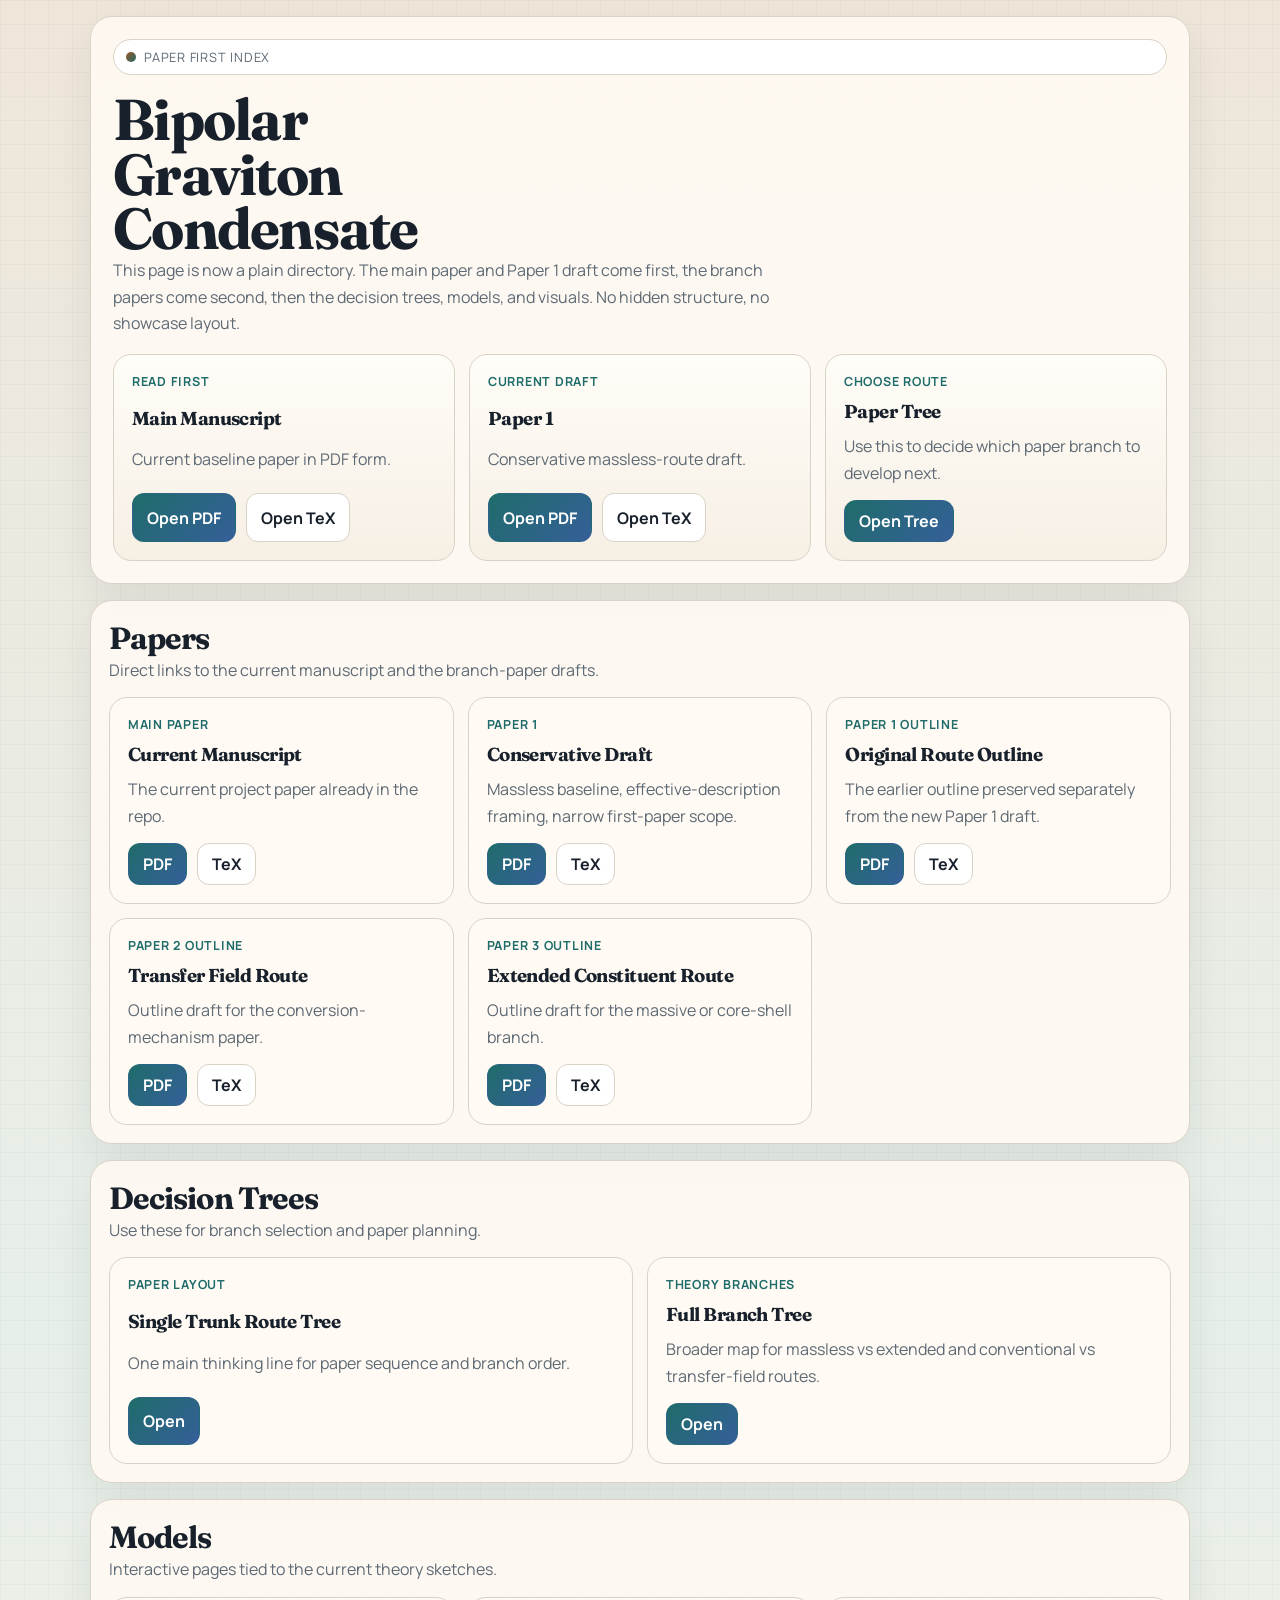
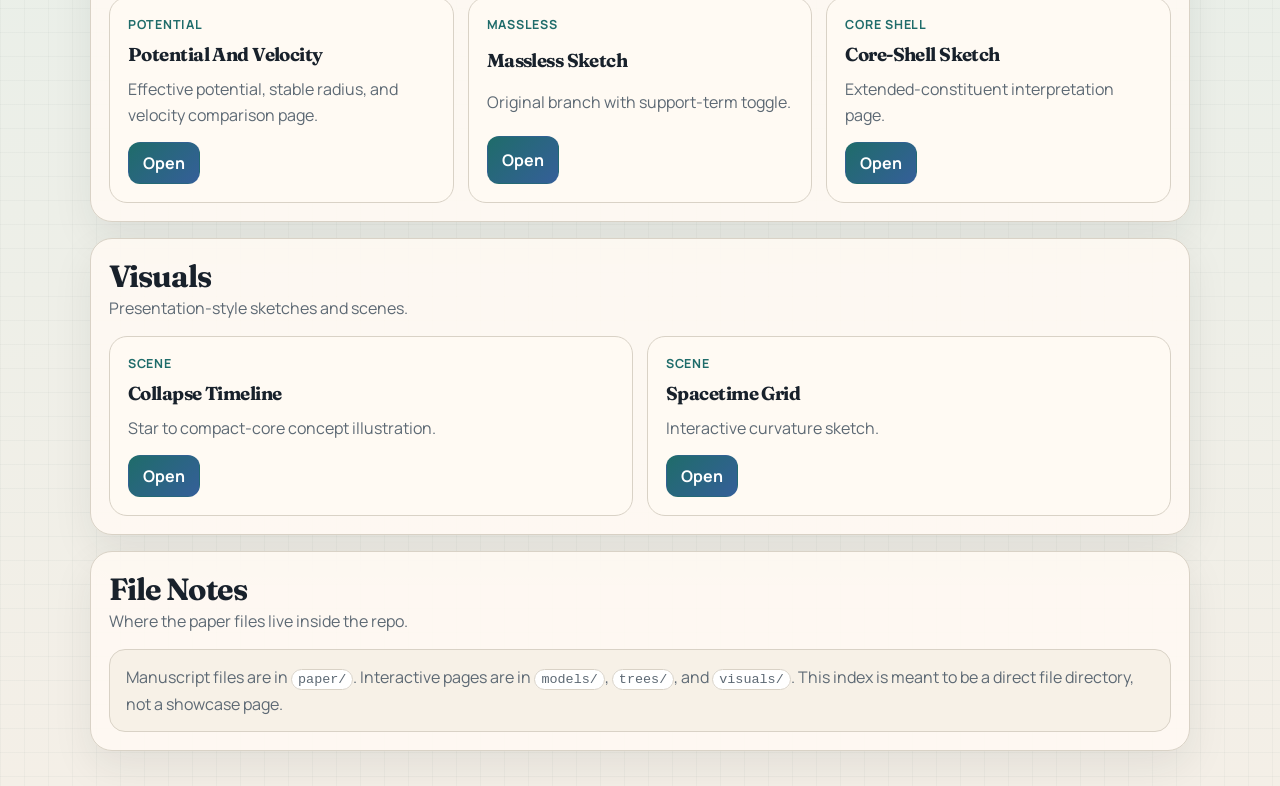
<file: index.html>
<!doctype html>
<html lang="en">
<head>
  <meta charset="utf-8" />
  <meta name="viewport" content="width=device-width, initial-scale=1" />
  <title>Bipolar Graviton Condensate</title>
  <style>
    @import url('https://fonts.googleapis.com/css2?family=Fraunces:opsz,wght@9..144,600;9..144,700&family=Manrope:wght@400;500;700&display=swap');

    :root {
      --bg: #f4efe7;
      --surface: #fffaf3;
      --surface-soft: #f7f1e7;
      --ink: #18212b;
      --muted: #5d6974;
      --line: #d9d2c6;
      --accent: #1f6c6a;
      --accent-2: #9e5524;
      --shadow: rgba(24, 33, 43, 0.08);
    }

    * { box-sizing: border-box; }

    body {
      margin: 0;
      color: var(--ink);
      font-family: 'Manrope', sans-serif;
      background:
        linear-gradient(rgba(24, 33, 43, 0.03) 1px, transparent 1px),
        linear-gradient(90deg, rgba(24, 33, 43, 0.03) 1px, transparent 1px),
        linear-gradient(180deg, #efe6da, #e7efe9 55%, #f4efe7);
      background-size: 24px 24px, 24px 24px, auto;
    }

    .page {
      width: min(1100px, calc(100vw - 24px));
      margin: 16px auto 36px;
    }

    .hero,
    .section {
      background: rgba(255, 250, 243, 0.9);
      border: 1px solid var(--line);
      border-radius: 22px;
      box-shadow: 0 16px 40px var(--shadow);
    }

    .hero {
      padding: 22px;
      display: grid;
      gap: 18px;
    }

    .tag {
      display: inline-flex;
      align-items: center;
      gap: 8px;
      padding: 8px 12px;
      border: 1px solid var(--line);
      border-radius: 999px;
      background: #fff;
      color: var(--muted);
      font-size: 0.8rem;
      text-transform: uppercase;
      letter-spacing: 0.06em;
    }

    .dot {
      width: 10px;
      height: 10px;
      border-radius: 50%;
      background: linear-gradient(135deg, var(--accent-2), var(--accent));
    }

    h1,
    h2,
    h3 {
      margin: 0;
      font-family: 'Fraunces', serif;
      letter-spacing: -0.03em;
    }

    h1 {
      font-size: clamp(2.2rem, 4.5vw, 4rem);
      line-height: 0.95;
      max-width: 10ch;
    }

    h2 {
      font-size: clamp(1.5rem, 2.4vw, 2.2rem);
    }

    p {
      margin: 0;
      color: var(--muted);
      line-height: 1.65;
    }

    .hero-copy {
      max-width: 70ch;
    }

    .quick-grid,
    .card-grid,
    .small-grid {
      display: grid;
      gap: 14px;
    }

    .quick-grid {
      grid-template-columns: repeat(3, minmax(0, 1fr));
    }

    .card-grid {
      grid-template-columns: repeat(3, minmax(0, 1fr));
    }

    .small-grid {
      grid-template-columns: repeat(2, minmax(0, 1fr));
    }

    .quick-card,
    .card {
      background: var(--surface);
      border: 1px solid var(--line);
      border-radius: 18px;
      padding: 18px;
      display: grid;
      gap: 10px;
    }

    .quick-card {
      background: linear-gradient(180deg, #fffdf8, #f6efe4);
    }

    .section {
      margin-top: 16px;
      padding: 18px;
      display: grid;
      gap: 14px;
    }

    .section-head {
      display: flex;
      justify-content: space-between;
      align-items: end;
      gap: 14px;
      flex-wrap: wrap;
    }

    .actions {
      display: flex;
      gap: 10px;
      flex-wrap: wrap;
      margin-top: 4px;
    }

    a.button,
    a.link {
      display: inline-flex;
      align-items: center;
      justify-content: center;
      min-height: 42px;
      padding: 0 14px;
      border-radius: 12px;
      text-decoration: none;
      font-weight: 700;
      transition: transform 120ms ease, border-color 120ms ease;
    }

    a.button {
      background: linear-gradient(135deg, var(--accent), #355f99);
      color: #fff;
      border: 1px solid transparent;
    }

    a.link {
      background: #fff;
      color: var(--ink);
      border: 1px solid var(--line);
    }

    a.button:hover,
    a.link:hover {
      transform: translateY(-1px);
      border-color: rgba(31, 108, 106, 0.35);
    }

    .kicker {
      font-size: 0.78rem;
      font-weight: 700;
      letter-spacing: 0.06em;
      text-transform: uppercase;
      color: var(--accent);
    }

    .meta {
      font-size: 0.9rem;
      color: var(--muted);
    }

    .note {
      padding: 14px 16px;
      border-radius: 16px;
      border: 1px solid var(--line);
      background: var(--surface-soft);
    }

    code {
      font-family: ui-monospace, SFMono-Regular, Menlo, Consolas, monospace;
      font-size: 0.84em;
      padding: 2px 6px;
      border-radius: 999px;
      background: #fff;
      border: 1px solid var(--line);
    }

    @media (max-width: 920px) {
      .quick-grid,
      .card-grid,
      .small-grid {
        grid-template-columns: 1fr;
      }
    }
  </style>
</head>
<body>
  <main class="page">
    <section class="hero">
      <div class="tag"><span class="dot"></span> Paper First Index</div>
      <div class="hero-copy">
        <h1>Bipolar Graviton Condensate</h1>
        <p>
          This page is now a plain directory. The main paper and Paper 1 draft come first,
          the branch papers come second, then the decision trees, models, and visuals.
          No hidden structure, no showcase layout.
        </p>
      </div>
      <div class="quick-grid">
        <article class="quick-card">
          <div class="kicker">Read First</div>
          <h3>Main Manuscript</h3>
          <p>Current baseline paper in PDF form.</p>
          <div class="actions">
            <a class="button" href="paper/Graviton_Paper.pdf">Open PDF</a>
            <a class="link" href="paper/main.tex">Open TeX</a>
          </div>
        </article>
        <article class="quick-card">
          <div class="kicker">Current Draft</div>
          <h3>Paper 1</h3>
          <p>Conservative massless-route draft.</p>
          <div class="actions">
            <a class="button" href="paper/Paper_1_Conservative_Draft.pdf">Open PDF</a>
            <a class="link" href="paper/Paper_1_Conservative_Draft.tex">Open TeX</a>
          </div>
        </article>
        <article class="quick-card">
          <div class="kicker">Choose Route</div>
          <h3>Paper Tree</h3>
          <p>Use this to decide which paper branch to develop next.</p>
          <div class="actions">
            <a class="button" href="trees/graviton-paper-layout-tree/index.html">Open Tree</a>
          </div>
        </article>
      </div>
    </section>

    <section class="section">
      <div class="section-head">
        <div>
          <h2>Papers</h2>
          <p>Direct links to the current manuscript and the branch-paper drafts.</p>
        </div>
      </div>
      <div class="card-grid">
        <article class="card">
          <div class="kicker">Main Paper</div>
          <h3>Current Manuscript</h3>
          <p>The current project paper already in the repo.</p>
          <div class="actions">
            <a class="button" href="paper/Graviton_Paper.pdf">PDF</a>
            <a class="link" href="paper/main.tex">TeX</a>
          </div>
        </article>
        <article class="card">
          <div class="kicker">Paper 1</div>
          <h3>Conservative Draft</h3>
          <p>Massless baseline, effective-description framing, narrow first-paper scope.</p>
          <div class="actions">
            <a class="button" href="paper/Paper_1_Conservative_Draft.pdf">PDF</a>
            <a class="link" href="paper/Paper_1_Conservative_Draft.tex">TeX</a>
          </div>
        </article>
        <article class="card">
          <div class="kicker">Paper 1 Outline</div>
          <h3>Original Route Outline</h3>
          <p>The earlier outline preserved separately from the new Paper 1 draft.</p>
          <div class="actions">
            <a class="button" href="paper/Paper_1_Conservative_Outline.pdf">PDF</a>
            <a class="link" href="paper/Paper_1_Conservative_Outline.tex">TeX</a>
          </div>
        </article>
        <article class="card">
          <div class="kicker">Paper 2 Outline</div>
          <h3>Transfer Field Route</h3>
          <p>Outline draft for the conversion-mechanism paper.</p>
          <div class="actions">
            <a class="button" href="paper/Paper_2_Transfer_Field_Outline.pdf">PDF</a>
            <a class="link" href="paper/Paper_2_Transfer_Field_Outline.tex">TeX</a>
          </div>
        </article>
        <article class="card">
          <div class="kicker">Paper 3 Outline</div>
          <h3>Extended Constituent Route</h3>
          <p>Outline draft for the massive or core-shell branch.</p>
          <div class="actions">
            <a class="button" href="paper/Paper_3_Extended_Constituent_Outline.pdf">PDF</a>
            <a class="link" href="paper/Paper_3_Extended_Constituent_Outline.tex">TeX</a>
          </div>
        </article>
      </div>
    </section>

    <section class="section">
      <div class="section-head">
        <div>
          <h2>Decision Trees</h2>
          <p>Use these for branch selection and paper planning.</p>
        </div>
      </div>
      <div class="small-grid">
        <article class="card">
          <div class="kicker">Paper Layout</div>
          <h3>Single Trunk Route Tree</h3>
          <p>One main thinking line for paper sequence and branch order.</p>
          <div class="actions">
            <a class="button" href="trees/graviton-paper-layout-tree/index.html">Open</a>
          </div>
        </article>
        <article class="card">
          <div class="kicker">Theory Branches</div>
          <h3>Full Branch Tree</h3>
          <p>Broader map for massless vs extended and conventional vs transfer-field routes.</p>
          <div class="actions">
            <a class="button" href="trees/graviton-theory-decision-tree/index.html">Open</a>
          </div>
        </article>
      </div>
    </section>

    <section class="section">
      <div class="section-head">
        <div>
          <h2>Models</h2>
          <p>Interactive pages tied to the current theory sketches.</p>
        </div>
      </div>
      <div class="card-grid">
        <article class="card">
          <div class="kicker">Potential</div>
          <h3>Potential And Velocity</h3>
          <p>Effective potential, stable radius, and velocity comparison page.</p>
          <div class="actions">
            <a class="button" href="models/bipolar_graviton_condensate.html">Open</a>
          </div>
        </article>
        <article class="card">
          <div class="kicker">Massless</div>
          <h3>Massless Sketch</h3>
          <p>Original branch with support-term toggle.</p>
          <div class="actions">
            <a class="button" href="models/bipolar_graviton_massless_canvas.html">Open</a>
          </div>
        </article>
        <article class="card">
          <div class="kicker">Core Shell</div>
          <h3>Core-Shell Sketch</h3>
          <p>Extended-constituent interpretation page.</p>
          <div class="actions">
            <a class="button" href="models/bipolar_graviton_core_shell_canvas.html">Open</a>
          </div>
        </article>
      </div>
    </section>

    <section class="section">
      <div class="section-head">
        <div>
          <h2>Visuals</h2>
          <p>Presentation-style sketches and scenes.</p>
        </div>
      </div>
      <div class="small-grid">
        <article class="card">
          <div class="kicker">Scene</div>
          <h3>Collapse Timeline</h3>
          <p>Star to compact-core concept illustration.</p>
          <div class="actions">
            <a class="button" href="visuals/theory_illustration.html">Open</a>
          </div>
        </article>
        <article class="card">
          <div class="kicker">Scene</div>
          <h3>Spacetime Grid</h3>
          <p>Interactive curvature sketch.</p>
          <div class="actions">
            <a class="button" href="visuals/spacetime_grid.html">Open</a>
          </div>
        </article>
      </div>
    </section>

    <section class="section">
      <div class="section-head">
        <div>
          <h2>File Notes</h2>
          <p>Where the paper files live inside the repo.</p>
        </div>
      </div>
      <div class="note">
        <p>
          Manuscript files are in <code>paper/</code>. Interactive pages are in <code>models/</code>,
          <code>trees/</code>, and <code>visuals/</code>. This index is meant to be a direct file directory,
          not a showcase page.
        </p>
      </div>
    </section>
  </main>
</body>
</html>
</file>
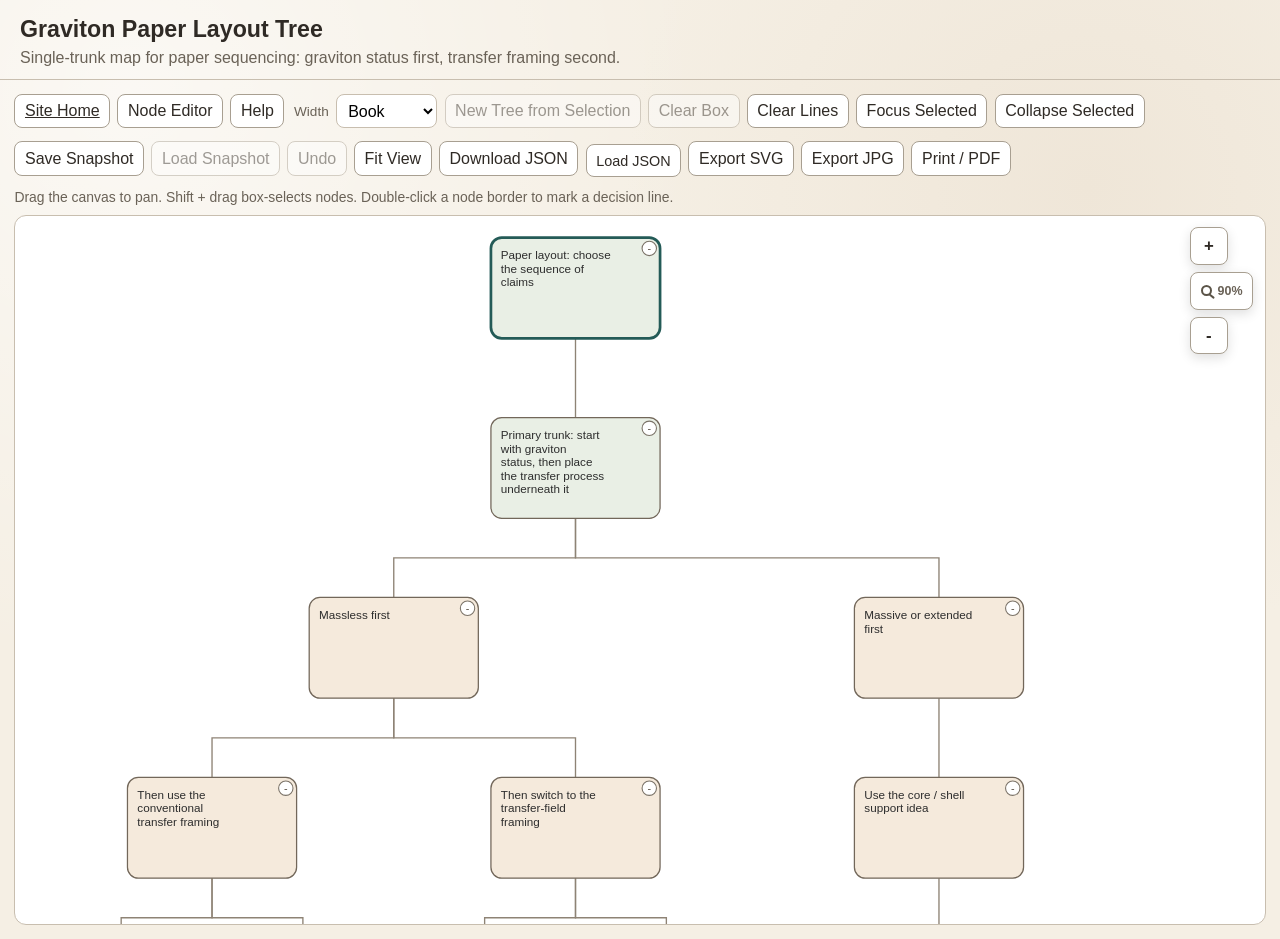
<file: trees/graviton-paper-layout-tree/index.html>
<!doctype html>
<html lang="en">
<head>
  <meta charset="utf-8" />
  <meta name="viewport" content="width=device-width, initial-scale=1" />
  <title>Graviton Theory Decision Tree</title>
  <script src="config.js"></script>
  <script>
    if (window.APP_CONFIG && window.APP_CONFIG.pageTitle) {
      document.title = window.APP_CONFIG.pageTitle;
    }
  </script>
  <link rel="stylesheet" href="styles.css" />
</head>
<body>
  <header class="topbar">
    <h1 id="appTitle">Decision Tree</h1>
    <p id="appSubtitle">Map your process and export it.</p>
  </header>

  <main class="layout">
    <section class="canvas-wrap">
      <div class="canvas-toolbar">
        <a class="upload-label" href="../../index.html">Site Home</a>
        <button id="openEditorBtn">Node Editor</button>
        <button id="openHelpBtn">Help</button>
        <label class="mode-label" for="layoutModeSelect">Width</label>
        <select id="layoutModeSelect" class="mode-select">
          <option value="standard">Standard</option>
          <option value="book">Book</option>
        </select>
        <button id="newTreeFromSelectionBtn">New Tree from Selection</button>
        <button id="clearSelectionBtn">Clear Box</button>
        <button id="clearHighlightsBtn">Clear Lines</button>
        <button id="focusBtn">Focus Selected</button>
        <button id="collapseToggleBtn">Collapse/Expand</button>
        <button id="saveSnapshotBtn">Save Snapshot</button>
        <button id="loadSnapshotBtn">Load Snapshot</button>
        <button id="undoBtn">Undo</button>
        <button id="fitBtn">Fit View</button>
        <button id="downloadJsonBtn">Download JSON</button>
        <label class="upload-label" for="uploadJsonInput">Load JSON</label>
        <input id="uploadJsonInput" type="file" accept="application/json" />
        <button id="exportSvgBtn">Export SVG</button>
        <button id="exportJpgBtn">Export JPG</button>
        <button id="printPdfBtn">Print / PDF</button>
      </div>
      <div id="status" class="status">Drag the canvas to pan. Shift + drag box-selects nodes. Double-click a node border to mark a decision line.</div>
      <div id="canvasContainer" class="canvas-container" title="Drag to pan. Shift + drag to box-select nodes. Double-click a node border to toggle a decision line.">
        <svg id="treeSvg" xmlns="http://www.w3.org/2000/svg" role="img" aria-label="Decision tree visualization"></svg>
        <div class="zoom-dock" aria-label="Zoom controls">
          <button id="zoomInBtn" class="zoom-fab" aria-label="Zoom in" title="Zoom in">+</button>
          <button id="zoomResetBtn" class="zoom-fab zoom-fab-lens" aria-label="Reset zoom" title="Reset zoom">
            <span class="lens-icon" aria-hidden="true"></span>
            <span id="zoomLabel" class="zoom-fab-text">100%</span>
          </button>
          <button id="zoomOutBtn" class="zoom-fab" aria-label="Zoom out" title="Zoom out">-</button>
        </div>
      </div>
    </section>
  </main>

  <div id="editorModal" class="modal" hidden>
    <button class="modal-backdrop" data-close-modal="editor" aria-label="Close editor"></button>
    <section id="editorCard" class="panel modal-card editor-card" role="dialog" aria-modal="true" aria-label="Node editor">
      <div id="editorHead" class="modal-head editor-drag-handle">
        <h2>Node Editor</h2>
        <div class="modal-actions">
          <button id="toggleEditorMinBtn" class="ghost" type="button">Minimize</button>
          <button id="closeEditorBtn" class="ghost" type="button">Close</button>
        </div>
      </div>
      <div id="editorBody">
        <p class="small">Selected: <span id="selectedLabel">none</span></p>

        <label for="nodeText">Step Text</label>
        <textarea id="nodeText" rows="5" placeholder="Describe this step or decision..."></textarea>

        <label for="nodeTag">Tag</label>
        <select id="nodeTag">
          <option value="decision">Decision</option>
          <option value="action">Action</option>
          <option value="warning">Warning</option>
        </select>

        <div class="button-grid">
          <button id="addChildBtn">Add Fork (Child)</button>
          <button id="addSiblingBtn">Add Sibling</button>
          <button id="moveUpBtn">Move Up</button>
          <button id="moveDownBtn">Move Down</button>
          <button id="deleteAboveBtn" class="danger">Delete Above</button>
          <button id="deleteBtn" class="danger">Delete Node</button>
          <button id="resetBtn" class="ghost">Reset Sample Tree</button>
        </div>
      </div>
    </section>
  </div>

  <div id="helpModal" class="modal" hidden>
    <button class="modal-backdrop" data-close-modal="help" aria-label="Close help"></button>
    <section class="panel modal-card help-modal-card" role="dialog" aria-modal="true" aria-label="How to use">
      <div class="modal-head">
        <h2>How To Use</h2>
        <button id="closeHelpBtn" class="ghost">Close</button>
      </div>
      <ul>
        <li>Click a box to edit it.</li>
        <li><strong>Undo</strong> reverses your last tree change.</li>
        <li><strong>Width: Book</strong> uses a narrower layout for document insertion.</li>
        <li><strong>Zoom controls</strong> help with dense branches and presentation prep.</li>
        <li><strong>Drag the canvas</strong> to pan around while zoomed in.</li>
        <li><strong>Shift + drag</strong> or <strong>Shift + click</strong> to select nodes, then click <strong>New Tree from Selection</strong>.</li>
        <li><strong>Double-click a node border</strong> to toggle that full root-to-node decision line.</li>
        <li><strong>Multiple decision lines</strong> can stay highlighted at the same time; use <strong>Clear Lines</strong> to reset them.</li>
        <li><strong>Focus Selected</strong> shows only the selected branch to reduce clutter.</li>
        <li><strong>Collapse/Expand</strong> toggles selected node children visibility.</li>
        <li><strong>Save Snapshot / Load Snapshot</strong> stores named versions you can restore.</li>
        <li><strong>Right-click a node</strong> to open a new tree tab from that branch.</li>
        <li><strong>Double-click node text</strong> to edit text directly in the node.</li>
        <li><strong>Alt + double-click</strong> still toggles a decision line if you prefer that shortcut.</li>
        <li><strong>Save to Folder</strong> writes/overwrites one JSON file on disk.</li>
        <li><strong>Add Fork</strong> creates a branch below the selected node.</li>
        <li><strong>Add Sibling</strong> adds an alternative at the same level.</li>
        <li><strong>Delete Above</strong> removes selected node and ancestors, keeping lower branches.</li>
        <li><strong>Download JSON</strong> to keep backups.</li>
        <li><strong>Export JPG</strong> for quick insertion in docs.</li>
        <li><strong>Print / PDF</strong> opens a clean printable version.</li>
      </ul>
    </section>
  </div>

  <div id="devModal" class="modal" hidden>
    <button class="modal-backdrop" data-close-modal="dev" aria-label="Close developer tools"></button>
    <section class="panel modal-card dev-modal-card" role="dialog" aria-modal="true" aria-label="Developer tools">
      <div class="modal-head">
        <h2>Developer Tools</h2>
        <button id="closeDevBtn" class="ghost">Close</button>
      </div>
      <p class="small">Backend and server save/load controls.</p>
      <label class="mode-label mode-label-block" for="backendModeSelect">Backend</label>
      <select id="backendModeSelect" class="mode-select mode-select-block">
        <option value="node">Node</option>
        <option value="php">PHP</option>
      </select>
      <div class="button-grid">
        <button id="saveFileBtn">Save to Folder</button>
        <button id="loadSavedBtn">Load Saved</button>
      </div>
    </section>
  </div>

  <script src="app.js"></script>
</body>
</html>
</file>
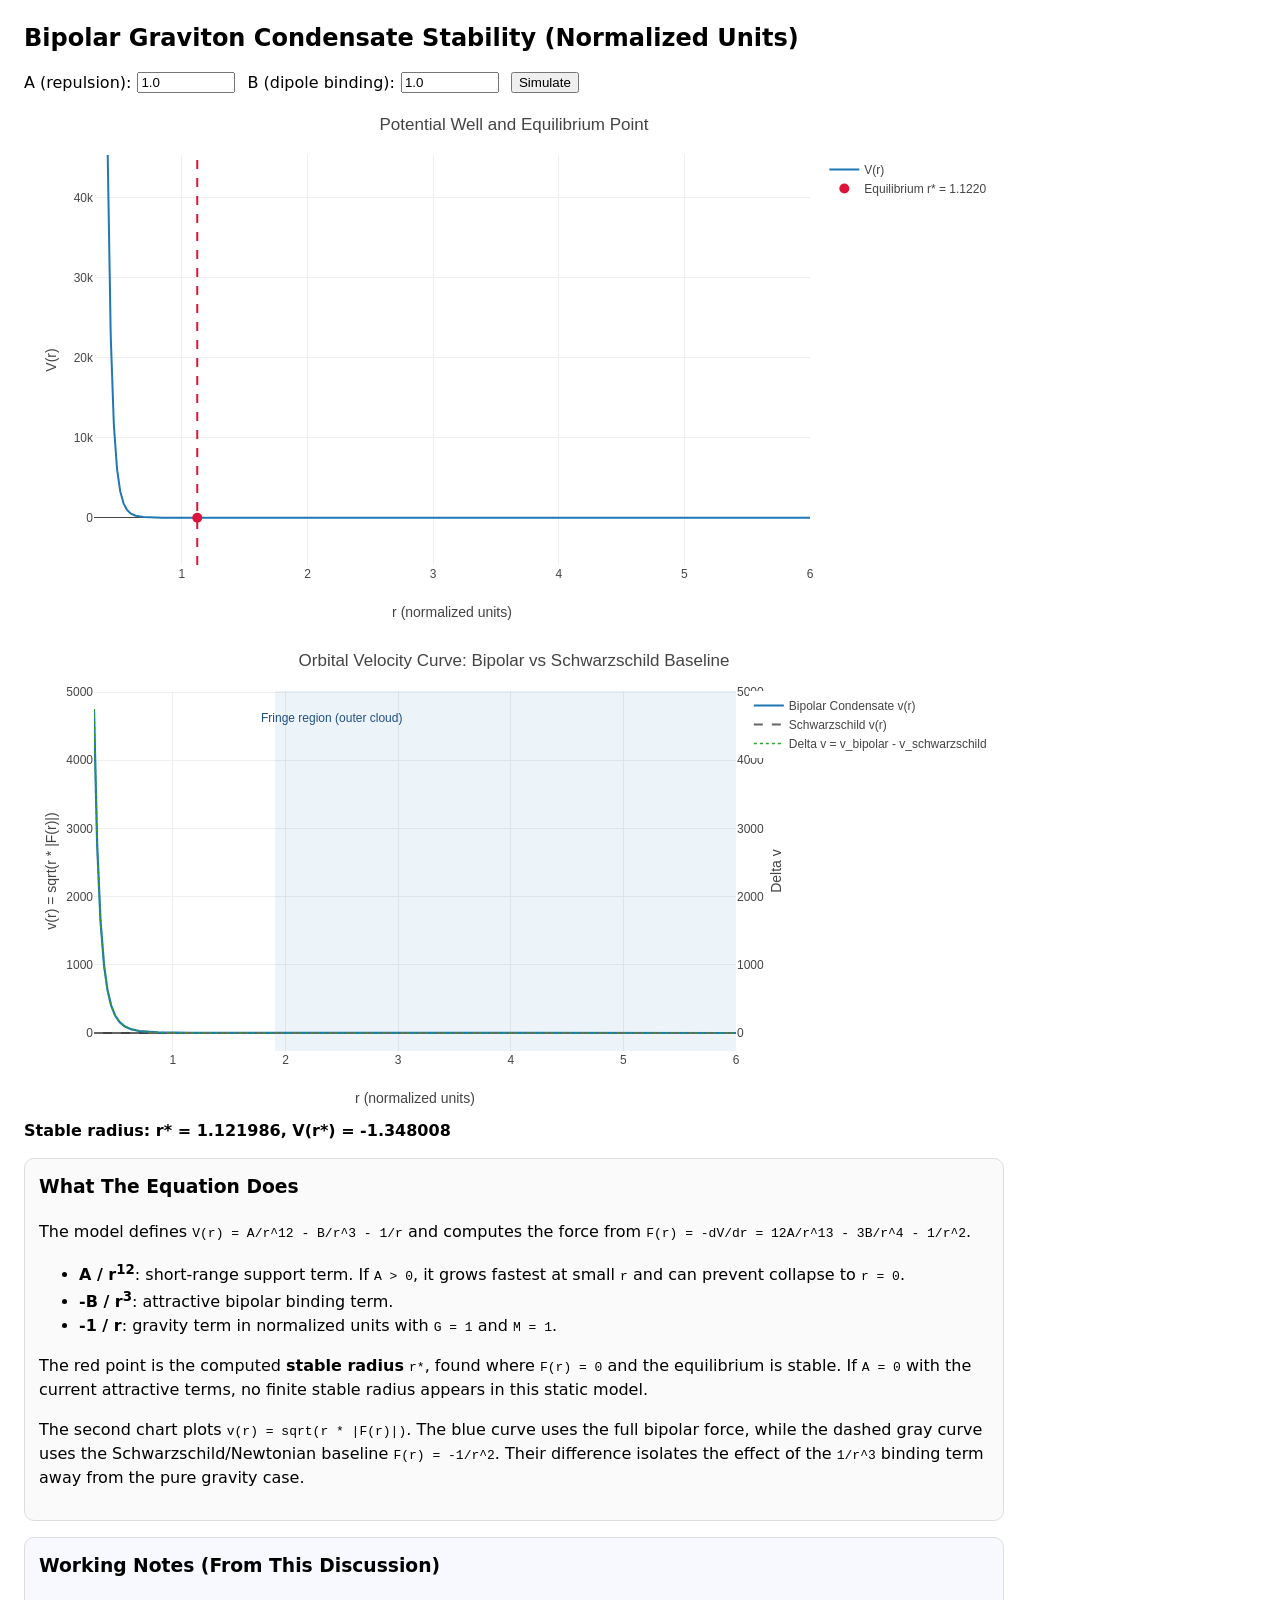
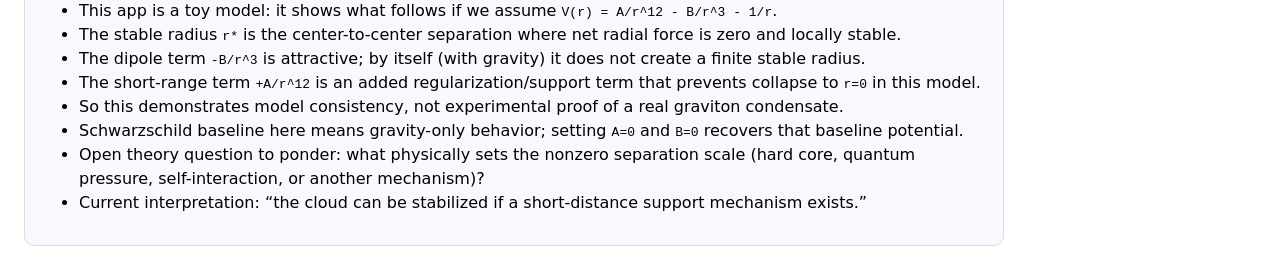
<file: bipolar_graviton_condensate.html>
<!doctype html>
<html lang="en">
<head>
  <meta charset="UTF-8" />
  <meta name="viewport" content="width=device-width, initial-scale=1.0" />
  <title>Bipolar Graviton Condensate (Toy Model)</title>
  <script src="https://cdn.plot.ly/plotly-2.35.2.min.js"></script>
  <style>
    body { font-family: system-ui, sans-serif; margin: 24px; max-width: 980px; }
    .controls { display: flex; gap: 12px; flex-wrap: wrap; margin-bottom: 12px; }
    label { display: flex; align-items: center; gap: 6px; }
    input { width: 90px; }
    #plot { width: 100%; height: 520px; }
    #velocityPlot { width: 100%; height: 470px; margin-top: 16px; }
    #result { margin-top: 10px; font-weight: 600; }
    .explain {
      margin-top: 18px;
      padding: 14px;
      border: 1px solid #ddd;
      border-radius: 10px;
      background: #fafafa;
      line-height: 1.5;
    }
    .explain h3 { margin-top: 0; }
    .notes {
      margin-top: 16px;
      padding: 14px;
      border: 1px solid #ddd;
      border-radius: 10px;
      background: #f7f9ff;
      line-height: 1.5;
    }
    .notes h3 { margin-top: 0; }
  </style>
</head>
<body>
  <h2>Bipolar Graviton Condensate Stability (Normalized Units)</h2>

  <div class="controls">
    <label>A (repulsion): <input id="A" type="number" step="0.1" value="1.0" min="0.001"></label>
    <label>B (dipole binding): <input id="B" type="number" step="0.1" value="1.0" min="0.001"></label>
    <button id="runBtn">Simulate</button>
  </div>

  <div id="plot"></div>
  <div id="velocityPlot"></div>
  <div id="result"></div>

  <section class="explain">
    <h3>What The Equation Does</h3>
    <p>
      The model defines
      <code>V(r) = A/r^12 - B/r^3 - 1/r</code>
      and computes the force from
      <code>F(r) = -dV/dr = 12A/r^13 - 3B/r^4 - 1/r^2</code>.
    </p>
    <ul>
      <li><strong>A / r<sup>12</sup></strong>: short-range support term. If <code>A &gt; 0</code>, it grows fastest at small <code>r</code> and can prevent collapse to <code>r = 0</code>.</li>
      <li><strong>-B / r<sup>3</sup></strong>: attractive bipolar binding term.</li>
      <li><strong>-1 / r</strong>: gravity term in normalized units with <code>G = 1</code> and <code>M = 1</code>.</li>
    </ul>
    <p>
      The red point is the computed <strong>stable radius</strong> <code>r*</code>, found where
      <code>F(r) = 0</code> and the equilibrium is stable. If <code>A = 0</code> with the current
      attractive terms, no finite stable radius appears in this static model.
    </p>
    <p>
      The second chart plots
      <code>v(r) = sqrt(r * |F(r)|)</code>.
      The blue curve uses the full bipolar force, while the dashed gray curve uses the
      Schwarzschild/Newtonian baseline <code>F(r) = -1/r^2</code>. Their difference isolates the
      effect of the <code>1/r^3</code> binding term away from the pure gravity case.
    </p>
  </section>

  <section class="notes">
    <h3>Working Notes (From This Discussion)</h3>
    <ul>
      <li>This app is a toy model: it shows what follows if we assume <code>V(r) = A/r^12 - B/r^3 - 1/r</code>.</li>
      <li>The stable radius <code>r*</code> is the center-to-center separation where net radial force is zero and locally stable.</li>
      <li>The dipole term <code>-B/r^3</code> is attractive; by itself (with gravity) it does not create a finite stable radius.</li>
      <li>The short-range term <code>+A/r^12</code> is an added regularization/support term that prevents collapse to <code>r=0</code> in this model.</li>
      <li>So this demonstrates model consistency, not experimental proof of a real graviton condensate.</li>
      <li>Schwarzschild baseline here means gravity-only behavior; setting <code>A=0</code> and <code>B=0</code> recovers that baseline potential.</li>
      <li>Open theory question to ponder: what physically sets the nonzero separation scale (hard core, quantum pressure, self-interaction, or another mechanism)?</li>
      <li>Current interpretation: “the cloud can be stabilized if a short-distance support mechanism exists.”</li>
    </ul>
  </section>

  <script>
    const G = 1.0;
    const M = 1.0;

    function V(r, A, B) {
      return A / (r ** 12) - B / (r ** 3) - (G * M) / r;
    }

    function F(r, A, B) {
      return 12 * A / (r ** 13) - 3 * B / (r ** 4) - (G * M) / (r ** 2);
    }

    function FSchwarzschild(r) {
      return -(G * M) / (r ** 2);
    }

    function d2V(r, A, B) {
      return 156 * A / (r ** 14) - 12 * B / (r ** 5) - 2 * G * M / (r ** 3);
    }

    function orbitalVelocityFromForce(r, forceValue) {
      return Math.sqrt(Math.max(0, r * Math.abs(forceValue)));
    }

    function bisectionRoot(func, a, b, A, B, tol = 1e-10, maxIter = 200) {
      let fa = func(a, A, B);
      let fb = func(b, A, B);
      if (Math.abs(fa) < tol) return a;
      if (Math.abs(fb) < tol) return b;
      if (fa * fb > 0) return null;

      for (let i = 0; i < maxIter; i++) {
        const c = 0.5 * (a + b);
        const fc = func(c, A, B);
        if (Math.abs(fc) < tol || (b - a) < tol) return c;
        if (fa * fc < 0) {
          b = c; fb = fc;
        } else {
          a = c; fa = fc;
        }
      }
      return 0.5 * (a + b);
    }

    function findStableRadius(A, B, rMin = 0.25, rMax = 10.0, samples = 20000) {
      const roots = [];
      const dr = (rMax - rMin) / (samples - 1);

      let r1 = rMin;
      let f1 = F(r1, A, B);

      for (let i = 1; i < samples; i++) {
        const r2 = rMin + i * dr;
        const f2 = F(r2, A, B);

        if (Number.isFinite(f1) && Number.isFinite(f2) && f1 * f2 < 0) {
          const root = bisectionRoot(F, r1, r2, A, B);
          if (root !== null) roots.push(root);
        }
        r1 = r2;
        f1 = f2;
      }

      if (!roots.length) return null;

      const stable = roots.filter(r => d2V(r, A, B) > 0);
      if (!stable.length) return null;

      stable.sort((ra, rb) => V(ra, A, B) - V(rb, A, B));
      return stable[0];
    }

    function percentile(arr, p) {
      const sorted = [...arr].sort((a, b) => a - b);
      const idx = Math.max(0, Math.min(sorted.length - 1, Math.floor(p * (sorted.length - 1))));
      return sorted[idx];
    }

    function run() {
      const A = Number(document.getElementById("A").value);
      const B = Number(document.getElementById("B").value);

      const rStar = findStableRadius(A, B);
      const result = document.getElementById("result");

      const rVals = [];
      const potentialVals = [];
      const vBipolarVals = [];
      const vSchVals = [];
      const vDeltaVals = [];
      const rMinPlot = 0.3;
      const rMaxPlot = 6.0;
      const n = 2500;

      for (let i = 0; i < n; i++) {
        const r = rMinPlot + (rMaxPlot - rMinPlot) * i / (n - 1);
        rVals.push(r);
        potentialVals.push(V(r, A, B));
        const fBipolar = F(r, A, B);
        const fSch = FSchwarzschild(r);
        const vB = orbitalVelocityFromForce(r, fBipolar);
        const vS = orbitalVelocityFromForce(r, fSch);
        vBipolarVals.push(vB);
        vSchVals.push(vS);
        vDeltaVals.push(vB - vS);
      }

      const yLow = percentile(potentialVals, 0.02);
      const yHigh = percentile(potentialVals, 0.98);
      const pad = 0.15 * (yHigh - yLow || 1);

      const traces = [{
        x: rVals,
        y: potentialVals,
        mode: "lines",
        name: "V(r)",
        line: { width: 2 }
      }];

      const shapes = [];
      if (rStar !== null) {
        const vStar = V(rStar, A, B);
        traces.push({
          x: [rStar],
          y: [vStar],
          mode: "markers",
          name: `Equilibrium r* = ${rStar.toFixed(4)}`,
          marker: { size: 10, color: "crimson" }
        });
        shapes.push({
          type: "line",
          x0: rStar, x1: rStar,
          y0: yLow - pad, y1: yHigh + pad,
          line: { color: "crimson", dash: "dash" }
        });
        result.textContent = `Stable radius: r* = ${rStar.toFixed(6)}, V(r*) = ${vStar.toFixed(6)}`;
      } else {
        result.textContent = "No stable equilibrium found in the scan range. Try different A and B.";
      }

      Plotly.newPlot("plot", traces, {
        title: "Potential Well and Equilibrium Point",
        xaxis: { title: "r (normalized units)" },
        yaxis: { title: "V(r)", range: [yLow - pad, yHigh + pad] },
        shapes,
        margin: { t: 50, r: 20, b: 60, l: 70 }
      }, { responsive: true });

      const velocityTraces = [
        {
          x: rVals,
          y: vBipolarVals,
          mode: "lines",
          name: "Bipolar Condensate v(r)",
          line: { color: "#1f77b4", width: 2.2 }
        },
        {
          x: rVals,
          y: vSchVals,
          mode: "lines",
          name: "Schwarzschild v(r)",
          line: { color: "#666666", width: 2, dash: "dash" }
        },
        {
          x: rVals,
          y: vDeltaVals,
          mode: "lines",
          name: "Delta v = v_bipolar - v_schwarzschild",
          yaxis: "y2",
          line: { color: "#2ca02c", width: 1.6, dash: "dot" }
        }
      ];

      const velocityShapes = [];
      if (rStar !== null) {
        const fringeStart = Math.min(rMaxPlot, rStar * 1.7);
        velocityShapes.push({
          type: "rect",
          x0: fringeStart,
          x1: rMaxPlot,
          y0: 0,
          y1: 1,
          xref: "x",
          yref: "paper",
          fillcolor: "rgba(31, 119, 180, 0.08)",
          line: { width: 0 }
        });
      }

      Plotly.newPlot("velocityPlot", velocityTraces, {
        title: "Orbital Velocity Curve: Bipolar vs Schwarzschild Baseline",
        xaxis: { title: "r (normalized units)" },
        yaxis: { title: "v(r) = sqrt(r * |F(r)|)" },
        yaxis2: {
          title: "Delta v",
          overlaying: "y",
          side: "right",
          showgrid: false
        },
        shapes: velocityShapes,
        annotations: rStar !== null ? [{
          x: Math.min(rMaxPlot - 0.15, rStar * 2.15),
          y: 0.95,
          xref: "x",
          yref: "paper",
          text: "Fringe region (outer cloud)",
          showarrow: false,
          font: { size: 12, color: "#1f4f82" }
        }] : [],
        margin: { t: 50, r: 60, b: 60, l: 70 }
      }, { responsive: true });
    }

    document.getElementById("runBtn").addEventListener("click", run);
    run();
  </script>
</body>
</html>
</file>
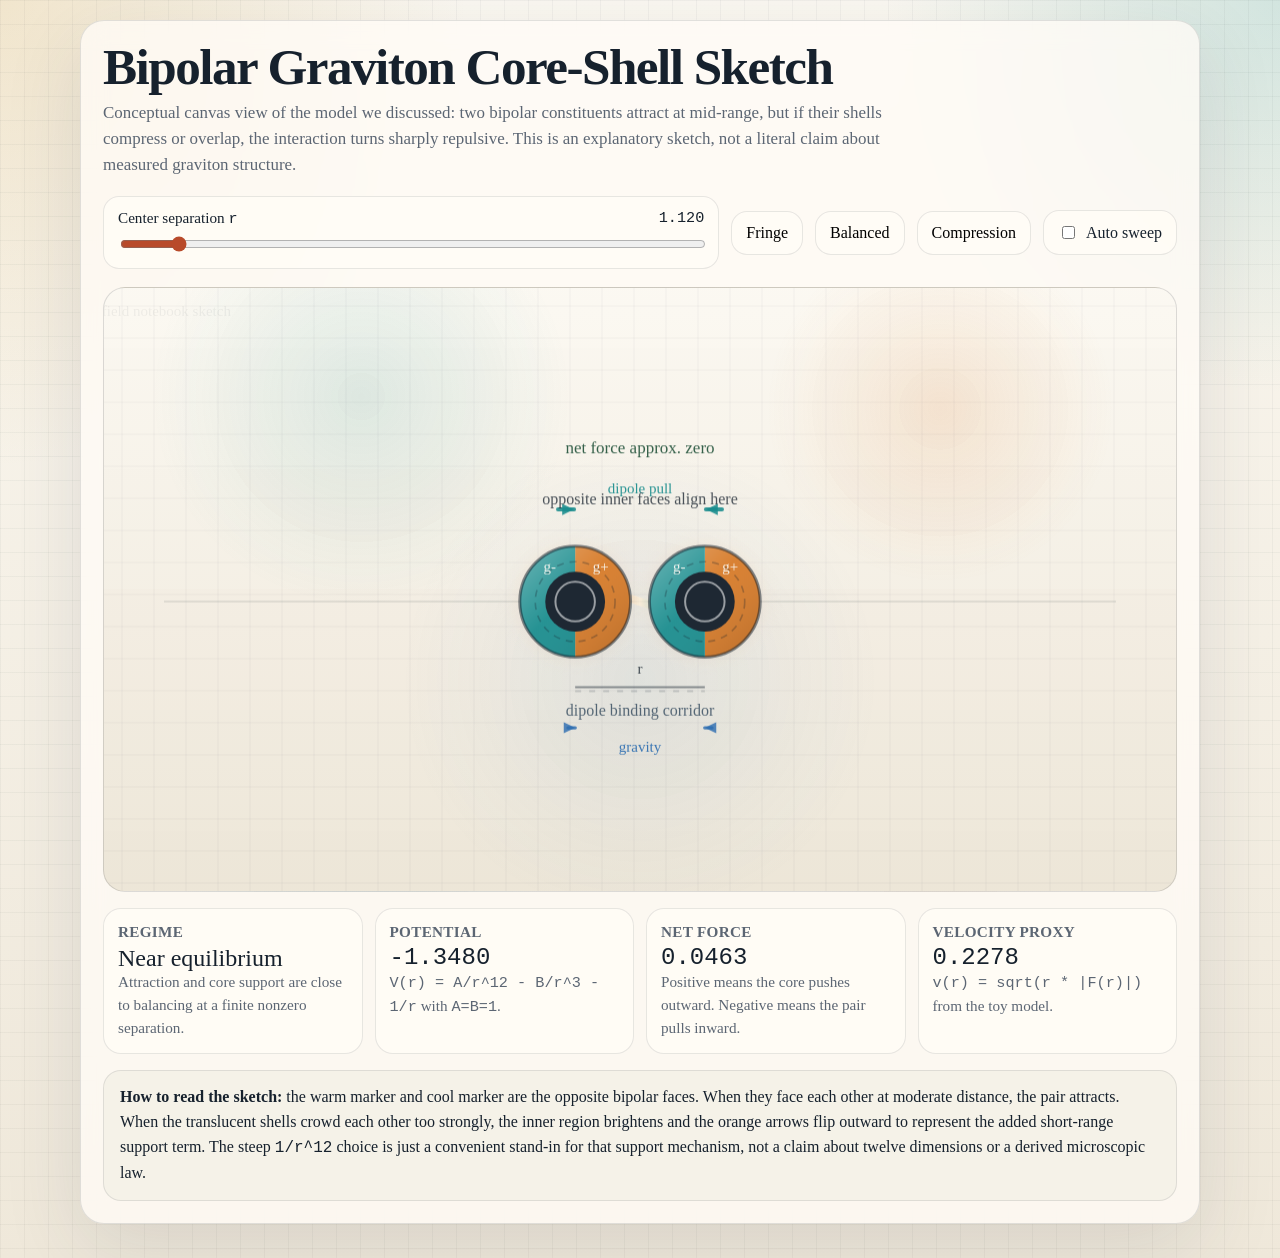
<file: bipolar_graviton_core_shell_canvas.html>
<!doctype html>
<html lang="en">
<head>
  <meta charset="UTF-8" />
  <meta name="viewport" content="width=device-width, initial-scale=1.0" />
  <title>Bipolar Graviton Core-Shell Sketch</title>
  <style>
    :root {
      --paper: #f4f0e7;
      --ink: #16212d;
      --muted: #5c6673;
      --panel: rgba(255, 252, 246, 0.84);
      --line: rgba(22, 33, 45, 0.12);
      --teal: #198c8d;
      --sea: #2b6cb0;
      --amber: #d77a27;
      --ember: #b84a2a;
      --gold: #d0a95a;
    }

    * {
      box-sizing: border-box;
    }

    body {
      margin: 0;
      min-height: 100vh;
      color: var(--ink);
      font-family: Georgia, "Palatino Linotype", "Book Antiqua", serif;
      background:
        linear-gradient(rgba(22, 33, 45, 0.04) 1px, transparent 1px),
        linear-gradient(90deg, rgba(22, 33, 45, 0.04) 1px, transparent 1px),
        radial-gradient(circle at top left, rgba(208, 169, 90, 0.24), transparent 26%),
        radial-gradient(circle at top right, rgba(25, 140, 141, 0.18), transparent 22%),
        linear-gradient(180deg, #fbf8f1 0%, #efe8da 100%);
      background-size: 24px 24px, 24px 24px, auto, auto, auto;
    }

    main {
      width: min(1120px, calc(100vw - 28px));
      margin: 20px auto 36px;
      padding: 22px;
      border: 1px solid rgba(22, 33, 45, 0.12);
      border-radius: 24px;
      background: rgba(255, 252, 246, 0.78);
      box-shadow: 0 24px 80px rgba(39, 50, 62, 0.12);
      backdrop-filter: blur(12px);
    }

    h1 {
      margin: 0 0 8px;
      font-size: clamp(2rem, 4vw, 3.5rem);
      line-height: 0.95;
      letter-spacing: -0.03em;
    }

    .subtitle {
      max-width: 780px;
      margin: 0 0 18px;
      color: var(--muted);
      font-size: 1.06rem;
      line-height: 1.55;
    }

    .toolbar {
      display: grid;
      grid-template-columns: 1.5fr auto auto auto auto;
      gap: 12px;
      align-items: center;
      margin-bottom: 18px;
    }

    .slider-block,
    .chip,
    .toggle {
      border: 1px solid rgba(22, 33, 45, 0.1);
      border-radius: 16px;
      background: var(--panel);
    }

    .slider-block {
      padding: 12px 14px;
    }

    .slider-row {
      display: flex;
      justify-content: space-between;
      gap: 12px;
      margin-bottom: 6px;
      font-size: 0.95rem;
    }

    .mono {
      font-family: "SFMono-Regular", Menlo, Consolas, monospace;
    }

    input[type="range"] {
      width: 100%;
      accent-color: var(--ember);
    }

    button,
    label.toggle {
      cursor: pointer;
      font: inherit;
    }

    .chip,
    .toggle {
      padding: 12px 14px;
    }

    .chip {
      transition: transform 140ms ease, border-color 140ms ease, background 140ms ease;
    }

    .chip:hover {
      transform: translateY(-1px);
      border-color: rgba(184, 74, 42, 0.45);
      background: rgba(255, 248, 240, 0.92);
    }

    .toggle {
      display: flex;
      align-items: center;
      gap: 8px;
    }

    .stage {
      position: relative;
      aspect-ratio: 16 / 9;
      border-radius: 22px;
      overflow: hidden;
      border: 1px solid rgba(22, 33, 45, 0.14);
      background:
        radial-gradient(circle at 50% 65%, rgba(43, 108, 176, 0.09), transparent 36%),
        radial-gradient(circle at 24% 18%, rgba(25, 140, 141, 0.12), transparent 22%),
        radial-gradient(circle at 78% 20%, rgba(215, 122, 39, 0.14), transparent 18%),
        linear-gradient(180deg, rgba(251, 248, 241, 0.94), rgba(236, 229, 214, 0.96));
    }

    canvas {
      width: 100%;
      height: 100%;
      display: block;
    }

    .grid {
      display: grid;
      grid-template-columns: repeat(4, minmax(0, 1fr));
      gap: 12px;
      margin-top: 16px;
    }

    .card {
      padding: 14px;
      border-radius: 18px;
      border: 1px solid rgba(22, 33, 45, 0.1);
      background: var(--panel);
    }

    .card h2 {
      margin: 0 0 4px;
      font-size: 0.95rem;
      letter-spacing: 0.02em;
      text-transform: uppercase;
      color: var(--muted);
    }

    .big {
      font-size: 1.5rem;
      line-height: 1.1;
    }

    .small {
      font-size: 0.95rem;
      line-height: 1.5;
      color: var(--muted);
    }

    .legend {
      margin-top: 16px;
      padding: 14px 16px;
      border-radius: 18px;
      border: 1px solid rgba(22, 33, 45, 0.1);
      background: rgba(245, 241, 232, 0.92);
      line-height: 1.55;
    }

    .legend strong {
      color: var(--ink);
    }

    @media (max-width: 900px) {
      .toolbar {
        grid-template-columns: 1fr 1fr;
      }

      .grid {
        grid-template-columns: 1fr 1fr;
      }
    }

    @media (max-width: 620px) {
      main {
        width: min(100vw - 16px, 1120px);
        padding: 14px;
        border-radius: 18px;
      }

      .toolbar,
      .grid {
        grid-template-columns: 1fr;
      }
    }
  </style>
</head>
<body>
  <main>
    <h1>Bipolar Graviton Core-Shell Sketch</h1>
    <p class="subtitle">
      Conceptual canvas view of the model we discussed: two bipolar constituents attract at mid-range,
      but if their shells compress or overlap, the interaction turns sharply repulsive. This is an
      explanatory sketch, not a literal claim about measured graviton structure.
    </p>

    <section class="toolbar" aria-label="Controls">
      <div class="slider-block">
        <div class="slider-row">
          <span>Center separation <span class="mono">r</span></span>
          <span id="rValue" class="mono">1.120</span>
        </div>
        <input id="rRange" type="range" min="0.78" max="4.60" step="0.002" value="1.12" />
      </div>
      <button class="chip" type="button" data-r="3.40">Fringe</button>
      <button class="chip" type="button" data-r="1.12">Balanced</button>
      <button class="chip" type="button" data-r="0.90">Compression</button>
      <label class="toggle"><input id="autoSweep" type="checkbox" /> Auto sweep</label>
    </section>

    <section class="stage">
      <canvas id="scene"></canvas>
    </section>

    <section class="grid">
      <article class="card">
        <h2>Regime</h2>
        <div id="regime" class="big">Near equilibrium</div>
        <div id="regimeNote" class="small">Attraction and core support are close to balancing.</div>
      </article>
      <article class="card">
        <h2>Potential</h2>
        <div id="potentialValue" class="big mono">-1.3480</div>
        <div class="small"><span class="mono">V(r) = A/r^12 - B/r^3 - 1/r</span> with <span class="mono">A=B=1</span>.</div>
      </article>
      <article class="card">
        <h2>Net Force</h2>
        <div id="forceValue" class="big mono">0.0000</div>
        <div class="small">Positive means the core pushes outward. Negative means the pair pulls inward.</div>
      </article>
      <article class="card">
        <h2>Velocity Proxy</h2>
        <div id="velocityValue" class="big mono">0.0000</div>
        <div class="small"><span class="mono">v(r) = sqrt(r * |F(r)|)</span> from the toy model.</div>
      </article>
    </section>

    <section class="legend">
      <strong>How to read the sketch:</strong> the warm marker and cool marker are the opposite bipolar faces.
      When they face each other at moderate distance, the pair attracts. When the translucent shells crowd each
      other too strongly, the inner region brightens and the orange arrows flip outward to represent the added
      short-range support term. The steep <span class="mono">1/r^12</span> choice is just a convenient stand-in
      for that support mechanism, not a claim about twelve dimensions or a derived microscopic law.
    </section>
  </main>

  <script>
    const canvas = document.getElementById("scene");
    const ctx = canvas.getContext("2d");
    const rRange = document.getElementById("rRange");
    const rValue = document.getElementById("rValue");
    const regime = document.getElementById("regime");
    const regimeNote = document.getElementById("regimeNote");
    const potentialValue = document.getElementById("potentialValue");
    const forceValue = document.getElementById("forceValue");
    const velocityValue = document.getElementById("velocityValue");
    const autoSweep = document.getElementById("autoSweep");
    const presetButtons = [...document.querySelectorAll("[data-r]")];

    const state = {
      r: Number(rRange.value),
      direction: 1,
      lastTs: 0,
      width: 0,
      height: 0
    };

    const model = {
      A: 1,
      B: 1
    };

    function potential(r) {
      return model.A / (r ** 12) - model.B / (r ** 3) - 1 / r;
    }

    function force(r) {
      return 12 * model.A / (r ** 13) - 3 * model.B / (r ** 4) - 1 / (r ** 2);
    }

    function velocity(r) {
      return Math.sqrt(Math.max(0, r * Math.abs(force(r))));
    }

    function resizeCanvas() {
      const rect = canvas.getBoundingClientRect();
      const dpr = window.devicePixelRatio || 1;
      canvas.width = Math.round(rect.width * dpr);
      canvas.height = Math.round(rect.height * dpr);
      ctx.setTransform(dpr, 0, 0, dpr, 0, 0);
      state.width = rect.width;
      state.height = rect.height;
    }

    function clamp(value, min, max) {
      return Math.min(max, Math.max(min, value));
    }

    function arrow(ctx2d, x1, y1, x2, y2, color, width) {
      const angle = Math.atan2(y2 - y1, x2 - x1);
      const head = 10 + width * 0.8;
      ctx2d.save();
      ctx2d.strokeStyle = color;
      ctx2d.fillStyle = color;
      ctx2d.lineWidth = width;
      ctx2d.lineCap = "round";
      ctx2d.beginPath();
      ctx2d.moveTo(x1, y1);
      ctx2d.lineTo(x2, y2);
      ctx2d.stroke();
      ctx2d.beginPath();
      ctx2d.moveTo(x2, y2);
      ctx2d.lineTo(x2 - head * Math.cos(angle - Math.PI / 7), y2 - head * Math.sin(angle - Math.PI / 7));
      ctx2d.lineTo(x2 - head * Math.cos(angle + Math.PI / 7), y2 - head * Math.sin(angle + Math.PI / 7));
      ctx2d.closePath();
      ctx2d.fill();
      ctx2d.restore();
    }

    function fieldArrowLength(value, maxLength) {
      return maxLength * Math.min(1, Math.log10(1 + Math.abs(value)) / 1.9);
    }

    function drawParticle(x, y, shellRadius, coreRadius, innerPositive) {
      const outerHalo = ctx.createRadialGradient(x, y, coreRadius * 0.2, x, y, shellRadius * 1.4);
      outerHalo.addColorStop(0, "rgba(255,255,255,0)");
      outerHalo.addColorStop(0.45, innerPositive ? "rgba(215, 122, 39, 0.14)" : "rgba(25, 140, 141, 0.14)");
      outerHalo.addColorStop(1, "rgba(255,255,255,0)");
      ctx.fillStyle = outerHalo;
      ctx.beginPath();
      ctx.arc(x, y, shellRadius * 1.4, 0, Math.PI * 2);
      ctx.fill();

      ctx.save();
      ctx.beginPath();
      ctx.arc(x, y, shellRadius, 0, Math.PI * 2);
      ctx.clip();

      const innerColor = innerPositive ? "#d77a27" : "#198c8d";
      const outerColor = innerPositive ? "#198c8d" : "#d77a27";

      ctx.fillStyle = innerColor;
      ctx.fillRect(x, y - shellRadius, shellRadius, shellRadius * 2);
      ctx.fillStyle = outerColor;
      ctx.fillRect(x - shellRadius, y - shellRadius, shellRadius, shellRadius * 2);

      const sheen = ctx.createLinearGradient(x - shellRadius, y - shellRadius, x + shellRadius, y + shellRadius);
      sheen.addColorStop(0, "rgba(255,255,255,0.36)");
      sheen.addColorStop(0.45, "rgba(255,255,255,0.06)");
      sheen.addColorStop(1, "rgba(22,33,45,0.16)");
      ctx.fillStyle = sheen;
      ctx.fillRect(x - shellRadius, y - shellRadius, shellRadius * 2, shellRadius * 2);
      ctx.restore();

      ctx.lineWidth = 3;
      ctx.strokeStyle = "rgba(22,33,45,0.52)";
      ctx.beginPath();
      ctx.arc(x, y, shellRadius, 0, Math.PI * 2);
      ctx.stroke();

      ctx.setLineDash([7, 6]);
      ctx.lineWidth = 1.6;
      ctx.strokeStyle = "rgba(22,33,45,0.28)";
      ctx.beginPath();
      ctx.arc(x, y, shellRadius * 0.72, 0, Math.PI * 2);
      ctx.stroke();
      ctx.setLineDash([]);

      ctx.fillStyle = "#1e2833";
      ctx.beginPath();
      ctx.arc(x, y, coreRadius, 0, Math.PI * 2);
      ctx.fill();

      ctx.lineWidth = 2;
      ctx.strokeStyle = "rgba(255,255,255,0.55)";
      ctx.beginPath();
      ctx.arc(x, y, coreRadius * 0.66, 0, Math.PI * 2);
      ctx.stroke();

      const poleY = y - shellRadius * 0.55;
      const poleOffset = shellRadius * 0.46;
      const leftLabel = innerPositive ? "g-" : "g+";
      const rightLabel = innerPositive ? "g+" : "g-";

      ctx.font = "15px Georgia";
      ctx.textAlign = "center";
      ctx.fillStyle = "rgba(250,248,241,0.96)";
      ctx.fillText(leftLabel, x - poleOffset, poleY);
      ctx.fillText(rightLabel, x + poleOffset, poleY);
    }

    function drawConnection(leftX, rightX, y, shellRadius, currentForce) {
      const midpoint = (leftX + rightX) / 2;
      const overlapPx = Math.max(0, shellRadius * 2 - (rightX - leftX));

      ctx.save();
      ctx.lineWidth = 2;
      ctx.strokeStyle = "rgba(22,33,45,0.16)";
      ctx.setLineDash([6, 8]);
      ctx.beginPath();
      ctx.moveTo(leftX, y + shellRadius + 34);
      ctx.lineTo(rightX, y + shellRadius + 34);
      ctx.stroke();
      ctx.setLineDash([]);
      ctx.restore();

      ctx.save();
      const grad = ctx.createLinearGradient(leftX + shellRadius * 0.2, y, rightX - shellRadius * 0.2, y);
      grad.addColorStop(0, "rgba(215, 122, 39, 0.08)");
      grad.addColorStop(0.5, "rgba(255, 241, 217, 0.72)");
      grad.addColorStop(1, "rgba(25, 140, 141, 0.08)");
      ctx.strokeStyle = grad;
      ctx.lineWidth = 8;
      ctx.beginPath();
      ctx.moveTo(leftX + shellRadius * 0.58, y);
      ctx.bezierCurveTo(midpoint - 38, y - 24, midpoint + 38, y + 24, rightX - shellRadius * 0.58, y);
      ctx.stroke();
      ctx.restore();

      if (overlapPx > 1) {
        ctx.save();
        ctx.fillStyle = "rgba(184, 74, 42, 0.18)";
        ctx.beginPath();
        ctx.ellipse(midpoint, y, overlapPx * 0.66, shellRadius * 0.76, 0, 0, Math.PI * 2);
        ctx.fill();
        ctx.strokeStyle = "rgba(184, 74, 42, 0.58)";
        ctx.lineWidth = 2;
        ctx.beginPath();
        ctx.ellipse(midpoint, y, overlapPx * 0.66, shellRadius * 0.76, 0, 0, Math.PI * 2);
        ctx.stroke();
        ctx.restore();

        ctx.fillStyle = "rgba(118, 33, 19, 0.88)";
        ctx.font = "16px Georgia";
        ctx.textAlign = "center";
        ctx.fillText("shell compression", midpoint, y + shellRadius + 66);
      } else {
        ctx.fillStyle = "rgba(52, 74, 94, 0.82)";
        ctx.font = "16px Georgia";
        ctx.textAlign = "center";
        ctx.fillText("dipole binding corridor", midpoint, y + shellRadius + 58);
      }

      const dipoleComponent = -3 / (state.r ** 4);
      const gravityComponent = -1 / (state.r ** 2);
      const repulsionComponent = 12 / (state.r ** 13);

      const inwardDipole = fieldArrowLength(dipoleComponent, 66);
      const inwardGravity = fieldArrowLength(gravityComponent, 54);
      const outwardRepulsion = fieldArrowLength(repulsionComponent, 70);

      arrow(ctx, midpoint - 82, y - 92, midpoint - 82 + inwardDipole, y - 92, "rgba(25, 140, 141, 0.88)", 4);
      arrow(ctx, midpoint + 82, y - 92, midpoint + 82 - inwardDipole, y - 92, "rgba(25, 140, 141, 0.88)", 4);
      ctx.fillStyle = "rgba(25, 140, 141, 0.92)";
      ctx.font = "15px Georgia";
      ctx.fillText("dipole pull", midpoint, y - 108);

      arrow(ctx, midpoint - 72, y + 126, midpoint - 72 + inwardGravity, y + 126, "rgba(43, 108, 176, 0.8)", 3.4);
      arrow(ctx, midpoint + 72, y + 126, midpoint + 72 - inwardGravity, y + 126, "rgba(43, 108, 176, 0.8)", 3.4);
      ctx.fillStyle = "rgba(43, 108, 176, 0.92)";
      ctx.fillText("gravity", midpoint, y + 150);

      if (currentForce > 0.18 || overlapPx > 8) {
        arrow(ctx, midpoint - 10, y + 2, midpoint - 10 - outwardRepulsion, y + 2, "rgba(184, 74, 42, 0.92)", 5);
        arrow(ctx, midpoint + 10, y + 2, midpoint + 10 + outwardRepulsion, y + 2, "rgba(184, 74, 42, 0.92)", 5);
        ctx.fillStyle = "rgba(184, 74, 42, 0.96)";
        ctx.fillText("core support", midpoint, y - 18);
      }

      const netLength = fieldArrowLength(currentForce, 90);
      ctx.font = "17px Georgia";
      if (Math.abs(currentForce) < 0.08) {
        ctx.fillStyle = "rgba(36, 84, 60, 0.92)";
        ctx.fillText("net force approx. zero", midpoint, y - 148);
      } else if (currentForce < 0) {
        arrow(ctx, midpoint - 120, y - 148, midpoint - 120 + netLength, y - 148, "rgba(29, 74, 131, 0.9)", 5.4);
        arrow(ctx, midpoint + 120, y - 148, midpoint + 120 - netLength, y - 148, "rgba(29, 74, 131, 0.9)", 5.4);
        ctx.fillStyle = "rgba(29, 74, 131, 0.96)";
        ctx.fillText("net attraction", midpoint, y - 166);
      } else {
        arrow(ctx, midpoint - 120, y - 148, midpoint - 120 - netLength, y - 148, "rgba(150, 53, 28, 0.94)", 5.4);
        arrow(ctx, midpoint + 120, y - 148, midpoint + 120 + netLength, y - 148, "rgba(150, 53, 28, 0.94)", 5.4);
        ctx.fillStyle = "rgba(150, 53, 28, 0.96)";
        ctx.fillText("net repulsion", midpoint, y - 166);
      }
    }

    function drawBackdrop() {
      ctx.clearRect(0, 0, state.width, state.height);

      for (let x = 18; x < state.width; x += 32) {
        ctx.strokeStyle = "rgba(22, 33, 45, 0.045)";
        ctx.lineWidth = 1;
        ctx.beginPath();
        ctx.moveTo(x, 0);
        ctx.lineTo(x, state.height);
        ctx.stroke();
      }

      for (let y = 18; y < state.height; y += 32) {
        ctx.strokeStyle = "rgba(22, 33, 45, 0.045)";
        ctx.lineWidth = 1;
        ctx.beginPath();
        ctx.moveTo(0, y);
        ctx.lineTo(state.width, y);
        ctx.stroke();
      }

      ctx.fillStyle = "rgba(22, 33, 45, 0.06)";
      ctx.font = "15px Georgia";
      ctx.fillText("conceptual field notebook sketch", 28, 28);
    }

    function updateReadout(r, currentPotential, currentForce, currentVelocity) {
      rValue.textContent = r.toFixed(3);
      potentialValue.textContent = currentPotential.toFixed(4);
      forceValue.textContent = currentForce.toFixed(4);
      velocityValue.textContent = currentVelocity.toFixed(4);

      if (r < 0.98) {
        regime.textContent = "Compression zone";
        regimeNote.textContent = "Shell overlap is strong; the repulsive support term dominates and pushes the pair apart.";
      } else if (Math.abs(currentForce) < 0.08) {
        regime.textContent = "Near equilibrium";
        regimeNote.textContent = "Attraction and core support are close to balancing at a finite nonzero separation.";
      } else if (currentForce < 0) {
        regime.textContent = "Attraction dominated";
        regimeNote.textContent = "Dipole binding plus gravity pull inward more strongly than the core support pushes outward.";
      } else {
        regime.textContent = "Repulsion dominated";
        regimeNote.textContent = "The short-range support term is stronger than the inward pull at this separation.";
      }
    }

    function render() {
      drawBackdrop();

      const r = state.r;
      const currentPotential = potential(r);
      const currentForce = force(r);
      const currentVelocity = velocity(r);

      updateReadout(r, currentPotential, currentForce, currentVelocity);

      const centerX = state.width / 2;
      const centerY = state.height * 0.52;
      const shellRadius = Math.min(state.width, state.height) * 0.092;
      const coreRadius = shellRadius * 0.54;
      const separationPx = r * (state.width * 0.108);
      const leftX = centerX - separationPx / 2;
      const rightX = centerX + separationPx / 2;

      ctx.save();
      ctx.strokeStyle = "rgba(22, 33, 45, 0.12)";
      ctx.lineWidth = 1.5;
      ctx.beginPath();
      ctx.moveTo(60, centerY);
      ctx.lineTo(state.width - 60, centerY);
      ctx.stroke();
      ctx.restore();

      drawConnection(leftX, rightX, centerY, shellRadius, currentForce);
      drawParticle(leftX, centerY, shellRadius, coreRadius, true);
      drawParticle(rightX, centerY, shellRadius, coreRadius, true);

      ctx.fillStyle = "rgba(22, 33, 45, 0.76)";
      ctx.font = "16px Georgia";
      ctx.textAlign = "center";
      ctx.fillText("opposite inner faces align here", centerX, centerY - shellRadius - 42);

      ctx.fillStyle = "rgba(22, 33, 45, 0.78)";
      ctx.font = "15px Georgia";
      ctx.fillText("r", centerX, centerY + shellRadius + 16);
      ctx.beginPath();
      ctx.moveTo(leftX, centerY + shellRadius + 30);
      ctx.lineTo(rightX, centerY + shellRadius + 30);
      ctx.strokeStyle = "rgba(22, 33, 45, 0.45)";
      ctx.lineWidth = 2;
      ctx.stroke();
    }

    function animate(timestamp) {
      if (!state.lastTs) state.lastTs = timestamp;
      const dt = Math.min(40, timestamp - state.lastTs);
      state.lastTs = timestamp;

      if (autoSweep.checked) {
        const speed = 0.00135 * dt;
        state.r += speed * state.direction * 42;
        if (state.r >= Number(rRange.max)) {
          state.r = Number(rRange.max);
          state.direction = -1;
        } else if (state.r <= Number(rRange.min)) {
          state.r = Number(rRange.min);
          state.direction = 1;
        }
        rRange.value = state.r.toFixed(3);
      }

      render();
      requestAnimationFrame(animate);
    }

    rRange.addEventListener("input", () => {
      state.r = Number(rRange.value);
    });

    presetButtons.forEach((button) => {
      button.addEventListener("click", () => {
        state.r = Number(button.dataset.r);
        rRange.value = state.r.toFixed(3);
      });
    });

    window.addEventListener("resize", () => {
      resizeCanvas();
      render();
    });

    resizeCanvas();
    render();
    requestAnimationFrame(animate);
  </script>
</body>
</html>
</file>
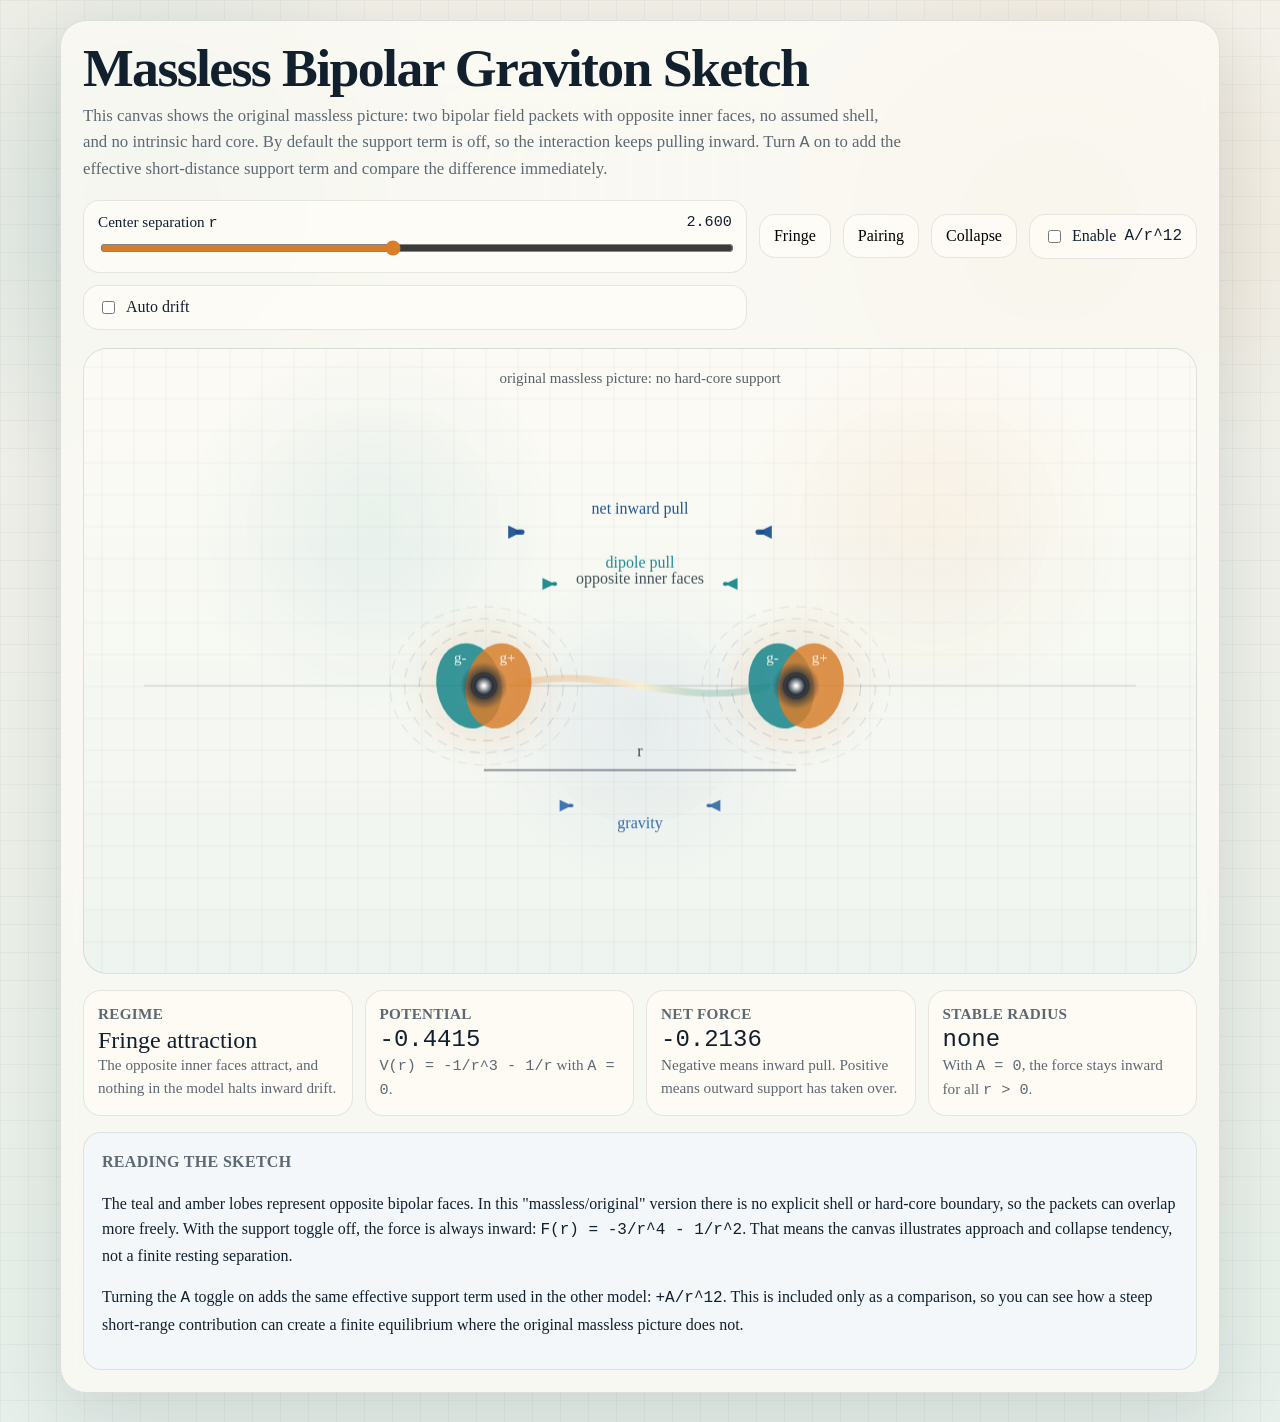
<file: bipolar_graviton_massless_canvas.html>
<!doctype html>
<html lang="en">
<head>
  <meta charset="UTF-8" />
  <meta name="viewport" content="width=device-width, initial-scale=1.0" />
  <title>Massless Bipolar Graviton Sketch</title>
  <style>
    :root {
      --bg0: #f3f0e8;
      --bg1: #e6efe9;
      --paper: rgba(252, 250, 245, 0.82);
      --ink: #12202e;
      --muted: #5d6872;
      --line: rgba(18, 32, 46, 0.1);
      --teal: #148287;
      --amber: #da7d29;
      --blue: #2a64a6;
      --ember: #b4462b;
      --moss: #2d6d55;
    }

    * {
      box-sizing: border-box;
    }

    body {
      margin: 0;
      min-height: 100vh;
      color: var(--ink);
      font-family: Georgia, "Palatino Linotype", serif;
      background:
        radial-gradient(circle at 12% 14%, rgba(20, 130, 135, 0.13), transparent 18%),
        radial-gradient(circle at 82% 16%, rgba(218, 125, 41, 0.14), transparent 18%),
        linear-gradient(rgba(18, 32, 46, 0.04) 1px, transparent 1px),
        linear-gradient(90deg, rgba(18, 32, 46, 0.04) 1px, transparent 1px),
        linear-gradient(180deg, var(--bg0), var(--bg1));
      background-size: auto, auto, 28px 28px, 28px 28px, auto;
    }

    main {
      width: min(1160px, calc(100vw - 28px));
      margin: 20px auto 36px;
      padding: 22px;
      border-radius: 26px;
      border: 1px solid rgba(18, 32, 46, 0.12);
      background: var(--paper);
      box-shadow: 0 22px 70px rgba(20, 30, 44, 0.12);
      backdrop-filter: blur(10px);
    }

    h1 {
      margin: 0 0 8px;
      font-size: clamp(2rem, 4.2vw, 3.6rem);
      line-height: 0.96;
      letter-spacing: -0.03em;
    }

    .subtitle {
      max-width: 820px;
      margin: 0 0 18px;
      color: var(--muted);
      line-height: 1.55;
      font-size: 1.05rem;
    }

    .toolbar {
      display: grid;
      grid-template-columns: 1.6fr auto auto auto auto;
      gap: 12px;
      align-items: center;
      margin-bottom: 18px;
    }

    .panel,
    .chip,
    .toggle {
      padding: 12px 14px;
      border-radius: 16px;
      border: 1px solid rgba(18, 32, 46, 0.1);
      background: rgba(255, 253, 248, 0.78);
    }

    .slider-row {
      display: flex;
      justify-content: space-between;
      gap: 12px;
      margin-bottom: 6px;
      font-size: 0.95rem;
    }

    .mono {
      font-family: "SFMono-Regular", Menlo, Consolas, monospace;
    }

    input[type="range"] {
      width: 100%;
      accent-color: var(--amber);
    }

    .chip,
    .toggle {
      font: inherit;
      cursor: pointer;
    }

    .chip:hover {
      border-color: rgba(20, 130, 135, 0.4);
    }

    .toggle {
      display: flex;
      align-items: center;
      gap: 8px;
    }

    .stage {
      position: relative;
      aspect-ratio: 16 / 9;
      overflow: hidden;
      border-radius: 24px;
      border: 1px solid rgba(18, 32, 46, 0.12);
      background:
        radial-gradient(circle at 26% 28%, rgba(20, 130, 135, 0.08), transparent 20%),
        radial-gradient(circle at 76% 28%, rgba(218, 125, 41, 0.08), transparent 20%),
        radial-gradient(circle at 50% 60%, rgba(42, 100, 166, 0.08), transparent 24%),
        linear-gradient(180deg, rgba(253, 251, 245, 0.92), rgba(238, 244, 239, 0.94));
    }

    canvas {
      width: 100%;
      height: 100%;
      display: block;
    }

    .grid {
      display: grid;
      grid-template-columns: repeat(4, minmax(0, 1fr));
      gap: 12px;
      margin-top: 16px;
    }

    .card {
      padding: 14px;
      border-radius: 18px;
      border: 1px solid rgba(18, 32, 46, 0.1);
      background: rgba(255, 252, 246, 0.78);
    }

    .card h2 {
      margin: 0 0 4px;
      color: var(--muted);
      font-size: 0.95rem;
      text-transform: uppercase;
      letter-spacing: 0.02em;
    }

    .big {
      font-size: 1.5rem;
      line-height: 1.1;
    }

    .small {
      color: var(--muted);
      line-height: 1.5;
      font-size: 0.95rem;
    }

    .notes {
      margin-top: 16px;
      padding: 16px 18px;
      border-radius: 18px;
      border: 1px solid rgba(18, 32, 46, 0.1);
      background: rgba(243, 248, 250, 0.92);
      line-height: 1.58;
    }

    .notes h2 {
      margin: 0 0 8px;
      font-size: 1rem;
      letter-spacing: 0.02em;
      text-transform: uppercase;
      color: var(--muted);
    }

    @media (max-width: 920px) {
      .toolbar {
        grid-template-columns: 1fr 1fr;
      }

      .grid {
        grid-template-columns: 1fr 1fr;
      }
    }

    @media (max-width: 640px) {
      main {
        width: min(100vw - 16px, 1160px);
        padding: 14px;
        border-radius: 18px;
      }

      .toolbar,
      .grid {
        grid-template-columns: 1fr;
      }
    }
  </style>
</head>
<body>
  <main>
    <h1>Massless Bipolar Graviton Sketch</h1>
    <p class="subtitle">
      This canvas shows the original massless picture: two bipolar field packets with opposite inner faces,
      no assumed shell, and no intrinsic hard core. By default the support term is off, so the interaction
      keeps pulling inward. Turn <span class="mono">A</span> on to add the effective short-distance support term
      and compare the difference immediately.
    </p>

    <section class="toolbar" aria-label="Controls">
      <div class="panel">
        <div class="slider-row">
          <span>Center separation <span class="mono">r</span></span>
          <span id="rValue" class="mono">2.600</span>
        </div>
        <input id="rRange" type="range" min="0.72" max="4.80" step="0.002" value="2.6" />
      </div>
      <button class="chip" type="button" data-r="3.60">Fringe</button>
      <button class="chip" type="button" data-r="1.60">Pairing</button>
      <button class="chip" type="button" data-r="0.90">Collapse</button>
      <label class="toggle"><input id="aToggle" type="checkbox" /> Enable <span class="mono">A/r^12</span></label>
      <label class="toggle"><input id="autoDrift" type="checkbox" /> Auto drift</label>
    </section>

    <section class="stage">
      <canvas id="scene"></canvas>
    </section>

    <section class="grid">
      <article class="card">
        <h2>Regime</h2>
        <div id="regime" class="big">Fringe attraction</div>
        <div id="regimeNote" class="small">At long distance the field packets lean inward due to dipole binding plus gravity.</div>
      </article>
      <article class="card">
        <h2>Potential</h2>
        <div id="potentialValue" class="big mono">-0.1994</div>
        <div id="potentialLabel" class="small"><span class="mono">V(r) = -1/r^3 - 1/r</span> with <span class="mono">A = 0</span>.</div>
      </article>
      <article class="card">
        <h2>Net Force</h2>
        <div id="forceValue" class="big mono">-0.2392</div>
        <div class="small">Negative means inward pull. Positive means outward support has taken over.</div>
      </article>
      <article class="card">
        <h2>Stable Radius</h2>
        <div id="stableRadius" class="big mono">none</div>
        <div id="stableNote" class="small">With <span class="mono">A = 0</span>, the model has no static equilibrium radius.</div>
      </article>
    </section>

    <section class="notes">
      <h2>Reading The Sketch</h2>
      <p>
        The teal and amber lobes represent opposite bipolar faces. In this "massless/original" version there is
        no explicit shell or hard-core boundary, so the packets can overlap more freely. With the support toggle
        off, the force is always inward:
        <span class="mono">F(r) = -3/r^4 - 1/r^2</span>.
        That means the canvas illustrates approach and collapse tendency, not a finite resting separation.
      </p>
      <p>
        Turning the <span class="mono">A</span> toggle on adds the same effective support term used in the other model:
        <span class="mono">+A/r^12</span>. This is included only as a comparison, so you can see how a steep short-range
        contribution can create a finite equilibrium where the original massless picture does not.
      </p>
    </section>
  </main>

  <script>
    const canvas = document.getElementById("scene");
    const ctx = canvas.getContext("2d");
    const rRange = document.getElementById("rRange");
    const rValue = document.getElementById("rValue");
    const aToggle = document.getElementById("aToggle");
    const autoDrift = document.getElementById("autoDrift");
    const regime = document.getElementById("regime");
    const regimeNote = document.getElementById("regimeNote");
    const potentialValue = document.getElementById("potentialValue");
    const potentialLabel = document.getElementById("potentialLabel");
    const forceValue = document.getElementById("forceValue");
    const stableRadius = document.getElementById("stableRadius");
    const stableNote = document.getElementById("stableNote");
    const presetButtons = [...document.querySelectorAll("[data-r]")];

    const state = {
      r: Number(rRange.value),
      direction: -1,
      lastTs: 0,
      width: 0,
      height: 0
    };

    const stableCache = new Map();

    function currentA() {
      return aToggle.checked ? 1 : 0;
    }

    function potential(r, A) {
      return A / (r ** 12) - 1 / (r ** 3) - 1 / r;
    }

    function force(r, A) {
      return 12 * A / (r ** 13) - 3 / (r ** 4) - 1 / (r ** 2);
    }

    function secondDerivative(r, A) {
      return 156 * A / (r ** 14) - 12 / (r ** 5) - 2 / (r ** 3);
    }

    function bisectionRoot(func, a, b, A, tol = 1e-10, maxIter = 200) {
      let fa = func(a, A);
      let fb = func(b, A);
      if (Math.abs(fa) < tol) return a;
      if (Math.abs(fb) < tol) return b;
      if (fa * fb > 0) return null;

      for (let i = 0; i < maxIter; i++) {
        const c = 0.5 * (a + b);
        const fc = func(c, A);
        if (Math.abs(fc) < tol || (b - a) < tol) return c;
        if (fa * fc < 0) {
          b = c;
          fb = fc;
        } else {
          a = c;
          fa = fc;
        }
      }
      return 0.5 * (a + b);
    }

    function findStableRadius(A, rMin = 0.25, rMax = 10, samples = 20000) {
      const roots = [];
      const dr = (rMax - rMin) / (samples - 1);
      let r1 = rMin;
      let f1 = force(r1, A);

      for (let i = 1; i < samples; i++) {
        const r2 = rMin + i * dr;
        const f2 = force(r2, A);
        if (Number.isFinite(f1) && Number.isFinite(f2) && f1 * f2 < 0) {
          const root = bisectionRoot(force, r1, r2, A);
          if (root !== null) roots.push(root);
        }
        r1 = r2;
        f1 = f2;
      }

      if (!roots.length) return null;
      const stable = roots.filter((r) => secondDerivative(r, A) > 0);
      if (!stable.length) return null;
      stable.sort((ra, rb) => potential(ra, A) - potential(rb, A));
      return stable[0];
    }

    function getStableRadius(A) {
      if (!stableCache.has(A)) {
        stableCache.set(A, findStableRadius(A));
      }
      return stableCache.get(A);
    }

    function resizeCanvas() {
      const rect = canvas.getBoundingClientRect();
      const dpr = window.devicePixelRatio || 1;
      canvas.width = Math.round(rect.width * dpr);
      canvas.height = Math.round(rect.height * dpr);
      ctx.setTransform(dpr, 0, 0, dpr, 0, 0);
      state.width = rect.width;
      state.height = rect.height;
    }

    function fieldArrowLength(value, maxLength) {
      return maxLength * Math.min(1, Math.log10(1 + Math.abs(value)) / 1.9);
    }

    function arrow(x1, y1, x2, y2, color, width) {
      const angle = Math.atan2(y2 - y1, x2 - x1);
      const head = 10 + width;
      ctx.save();
      ctx.strokeStyle = color;
      ctx.fillStyle = color;
      ctx.lineWidth = width;
      ctx.lineCap = "round";
      ctx.beginPath();
      ctx.moveTo(x1, y1);
      ctx.lineTo(x2, y2);
      ctx.stroke();
      ctx.beginPath();
      ctx.moveTo(x2, y2);
      ctx.lineTo(x2 - head * Math.cos(angle - Math.PI / 7), y2 - head * Math.sin(angle - Math.PI / 7));
      ctx.lineTo(x2 - head * Math.cos(angle + Math.PI / 7), y2 - head * Math.sin(angle + Math.PI / 7));
      ctx.closePath();
      ctx.fill();
      ctx.restore();
    }

    function drawPacket(x, y, radius) {
      const halo = ctx.createRadialGradient(x, y, radius * 0.1, x, y, radius * 1.8);
      halo.addColorStop(0, "rgba(255,255,255,0)");
      halo.addColorStop(0.36, "rgba(20, 130, 135, 0.08)");
      halo.addColorStop(0.52, "rgba(218, 125, 41, 0.08)");
      halo.addColorStop(1, "rgba(255,255,255,0)");
      ctx.fillStyle = halo;
      ctx.beginPath();
      ctx.arc(x, y, radius * 1.8, 0, Math.PI * 2);
      ctx.fill();

      for (let i = 1; i <= 3; i++) {
        ctx.save();
        ctx.strokeStyle = `rgba(18, 32, 46, ${0.18 - i * 0.035})`;
        ctx.setLineDash([10, 7]);
        ctx.lineWidth = 1.2;
        ctx.beginPath();
        ctx.ellipse(x, y, radius * (0.95 + i * 0.28), radius * (0.82 + i * 0.23), 0, 0, Math.PI * 2);
        ctx.stroke();
        ctx.restore();
      }

      ctx.save();
      ctx.globalAlpha = 0.92;
      ctx.fillStyle = "rgba(20, 130, 135, 0.9)";
      ctx.beginPath();
      ctx.ellipse(x - radius * 0.28, y, radius * 0.62, radius * 0.82, -0.2, 0, Math.PI * 2);
      ctx.fill();
      ctx.fillStyle = "rgba(218, 125, 41, 0.9)";
      ctx.beginPath();
      ctx.ellipse(x + radius * 0.28, y, radius * 0.62, radius * 0.82, 0.2, 0, Math.PI * 2);
      ctx.fill();
      ctx.restore();

      const node = ctx.createRadialGradient(x, y, 1, x, y, radius * 0.45);
      node.addColorStop(0, "rgba(255,255,255,0.95)");
      node.addColorStop(0.35, "rgba(28, 43, 61, 0.95)");
      node.addColorStop(1, "rgba(28, 43, 61, 0)");
      ctx.fillStyle = node;
      ctx.beginPath();
      ctx.arc(x, y, radius * 0.46, 0, Math.PI * 2);
      ctx.fill();

      ctx.fillStyle = "rgba(250,250,248,0.96)";
      ctx.font = "15px Georgia";
      ctx.textAlign = "center";
      ctx.fillText("g-", x - radius * 0.45, y - radius * 0.44);
      ctx.fillText("g+", x + radius * 0.45, y - radius * 0.44);

      ctx.strokeStyle = "rgba(18, 32, 46, 0.34)";
      ctx.lineWidth = 1.8;
      ctx.beginPath();
      ctx.arc(x, y, radius * 0.24, 0, Math.PI * 2);
      ctx.stroke();
    }

    function drawBackdrop() {
      ctx.clearRect(0, 0, state.width, state.height);
      for (let x = 18; x < state.width; x += 32) {
        ctx.strokeStyle = "rgba(18, 32, 46, 0.04)";
        ctx.lineWidth = 1;
        ctx.beginPath();
        ctx.moveTo(x, 0);
        ctx.lineTo(x, state.height);
        ctx.stroke();
      }
      for (let y = 18; y < state.height; y += 32) {
        ctx.strokeStyle = "rgba(18, 32, 46, 0.04)";
        ctx.lineWidth = 1;
        ctx.beginPath();
        ctx.moveTo(0, y);
        ctx.lineTo(state.width, y);
        ctx.stroke();
      }
    }

    function updateCards(A, r, currentPotential, currentForce) {
      rValue.textContent = r.toFixed(3);
      potentialValue.textContent = currentPotential.toFixed(4);
      forceValue.textContent = currentForce.toFixed(4);
      potentialLabel.innerHTML = A > 0
        ? '<span class="mono">V(r) = A/r^12 - 1/r^3 - 1/r</span> with <span class="mono">A = 1</span>.'
        : '<span class="mono">V(r) = -1/r^3 - 1/r</span> with <span class="mono">A = 0</span>.';

      const stable = getStableRadius(A);
      if (stable === null) {
        stableRadius.textContent = "none";
        stableNote.innerHTML = A > 0
          ? 'No stable root found in the scanned range.'
          : 'With <span class="mono">A = 0</span>, the force stays inward for all <span class="mono">r &gt; 0</span>.';
      } else {
        stableRadius.textContent = stable.toFixed(3);
        stableNote.innerHTML = 'Turning the support term on creates a finite equilibrium in this toy model.';
      }

      if (A === 0 && r <= 1.0) {
        regime.textContent = "Collapse tendency";
        regimeNote.textContent = "Without support, overlap increases and the inward pull keeps strengthening.";
      } else if (A === 0) {
        regime.textContent = "Fringe attraction";
        regimeNote.textContent = "The opposite inner faces attract, and nothing in the model halts inward drift.";
      } else if (Math.abs(currentForce) < 0.08) {
        regime.textContent = "Finite balance";
        regimeNote.textContent = "The support term has become strong enough to balance the inward pull at a nonzero separation.";
      } else if (currentForce < 0) {
        regime.textContent = "Attraction dominated";
        regimeNote.textContent = "Even with the support term on, the pair is still being pulled inward at this separation.";
      } else {
        regime.textContent = "Support dominated";
        regimeNote.textContent = "The added short-range term is pushing the packets outward more strongly than they pull inward.";
      }
    }

    function render() {
      drawBackdrop();

      const A = currentA();
      const r = state.r;
      const currentPotential = potential(r, A);
      const currentForce = force(r, A);
      updateCards(A, r, currentPotential, currentForce);

      const centerX = state.width / 2;
      const centerY = state.height * 0.54;
      const packetRadius = Math.min(state.width, state.height) * 0.084;
      const separationPx = r * (state.width * 0.108);
      const leftX = centerX - separationPx / 2;
      const rightX = centerX + separationPx / 2;
      const midpoint = (leftX + rightX) / 2;
      const overlap = Math.max(0, packetRadius * 1.7 - (rightX - leftX));

      ctx.strokeStyle = "rgba(18, 32, 46, 0.12)";
      ctx.lineWidth = 1.5;
      ctx.beginPath();
      ctx.moveTo(60, centerY);
      ctx.lineTo(state.width - 60, centerY);
      ctx.stroke();

      const bridge = ctx.createLinearGradient(leftX + packetRadius * 0.2, centerY, rightX - packetRadius * 0.2, centerY);
      bridge.addColorStop(0, "rgba(218, 125, 41, 0.10)");
      bridge.addColorStop(0.5, "rgba(255, 241, 210, 0.78)");
      bridge.addColorStop(1, "rgba(20, 130, 135, 0.10)");
      ctx.strokeStyle = bridge;
      ctx.lineWidth = 7;
      ctx.beginPath();
      ctx.moveTo(leftX + packetRadius * 0.5, centerY);
      ctx.bezierCurveTo(midpoint - 36, centerY - 26, midpoint + 36, centerY + 26, rightX - packetRadius * 0.5, centerY);
      ctx.stroke();

      if (overlap > 1) {
        ctx.fillStyle = A > 0 ? "rgba(180, 70, 43, 0.16)" : "rgba(42, 100, 166, 0.14)";
        ctx.beginPath();
        ctx.ellipse(midpoint, centerY, overlap * 0.92, packetRadius * 0.72, 0, 0, Math.PI * 2);
        ctx.fill();
      }

      drawPacket(leftX, centerY, packetRadius);
      drawPacket(rightX, centerY, packetRadius);

      ctx.fillStyle = "rgba(18, 32, 46, 0.78)";
      ctx.font = "16px Georgia";
      ctx.textAlign = "center";
      ctx.fillText("opposite inner faces", midpoint, centerY - packetRadius - 50);

      const dipoleForce = -3 / (r ** 4);
      const gravityForce = -1 / (r ** 2);
      const supportForce = A > 0 ? 12 / (r ** 13) : 0;

      const dipoleLen = fieldArrowLength(dipoleForce, 72);
      const gravityLen = fieldArrowLength(gravityForce, 56);
      const supportLen = fieldArrowLength(supportForce, 80);
      const netLen = fieldArrowLength(currentForce, 88);

      arrow(midpoint - 86, centerY - 102, midpoint - 86 + dipoleLen, centerY - 102, "rgba(20, 130, 135, 0.92)", 4);
      arrow(midpoint + 86, centerY - 102, midpoint + 86 - dipoleLen, centerY - 102, "rgba(20, 130, 135, 0.92)", 4);
      ctx.fillStyle = "rgba(20, 130, 135, 0.95)";
      ctx.fillText("dipole pull", midpoint, centerY - 118);

      arrow(midpoint - 70, centerY + 120, midpoint - 70 + gravityLen, centerY + 120, "rgba(42, 100, 166, 0.88)", 3.5);
      arrow(midpoint + 70, centerY + 120, midpoint + 70 - gravityLen, centerY + 120, "rgba(42, 100, 166, 0.88)", 3.5);
      ctx.fillStyle = "rgba(42, 100, 166, 0.94)";
      ctx.fillText("gravity", midpoint, centerY + 143);

      if (A > 0 && (supportForce > Math.abs(dipoleForce + gravityForce) * 0.6 || overlap > 4)) {
        arrow(midpoint - 12, centerY + 4, midpoint - 12 - supportLen, centerY + 4, "rgba(180, 70, 43, 0.92)", 5);
        arrow(midpoint + 12, centerY + 4, midpoint + 12 + supportLen, centerY + 4, "rgba(180, 70, 43, 0.92)", 5);
        ctx.fillStyle = "rgba(180, 70, 43, 0.96)";
        ctx.fillText("support term", midpoint, centerY - 18);
      }

      if (Math.abs(currentForce) < 0.08) {
        ctx.fillStyle = "rgba(45, 109, 85, 0.95)";
        ctx.fillText("net force approx. zero", midpoint, centerY - 154);
      } else if (currentForce < 0) {
        arrow(midpoint - 122, centerY - 154, midpoint - 122 + netLen, centerY - 154, "rgba(23, 77, 140, 0.92)", 5.2);
        arrow(midpoint + 122, centerY - 154, midpoint + 122 - netLen, centerY - 154, "rgba(23, 77, 140, 0.92)", 5.2);
        ctx.fillStyle = "rgba(23, 77, 140, 0.96)";
        ctx.fillText("net inward pull", midpoint, centerY - 172);
      } else {
        arrow(midpoint - 122, centerY - 154, midpoint - 122 - netLen, centerY - 154, "rgba(180, 70, 43, 0.94)", 5.2);
        arrow(midpoint + 122, centerY - 154, midpoint + 122 + netLen, centerY - 154, "rgba(180, 70, 43, 0.94)", 5.2);
        ctx.fillStyle = "rgba(180, 70, 43, 0.96)";
        ctx.fillText("net outward push", midpoint, centerY - 172);
      }

      ctx.strokeStyle = "rgba(18, 32, 46, 0.45)";
      ctx.lineWidth = 2;
      ctx.beginPath();
      ctx.moveTo(leftX, centerY + packetRadius + 32);
      ctx.lineTo(rightX, centerY + packetRadius + 32);
      ctx.stroke();
      ctx.fillStyle = "rgba(18, 32, 46, 0.82)";
      ctx.fillText("r", midpoint, centerY + packetRadius + 18);

      ctx.fillStyle = "rgba(18, 32, 46, 0.7)";
      ctx.font = "15px Georgia";
      ctx.fillText(A > 0 ? "comparison mode: support term enabled" : "original massless picture: no hard-core support", midpoint, 34);
    }

    function animate(timestamp) {
      if (!state.lastTs) state.lastTs = timestamp;
      const dt = Math.min(40, timestamp - state.lastTs);
      state.lastTs = timestamp;

      if (autoDrift.checked) {
        const speed = 0.00105 * dt;
        state.r += state.direction * speed * 42;
        if (state.r <= Number(rRange.min)) {
          state.r = Number(rRange.min);
          state.direction = 1;
        } else if (state.r >= Number(rRange.max)) {
          state.r = Number(rRange.max);
          state.direction = -1;
        }
        rRange.value = state.r.toFixed(3);
      }

      render();
      requestAnimationFrame(animate);
    }

    rRange.addEventListener("input", () => {
      state.r = Number(rRange.value);
    });

    presetButtons.forEach((button) => {
      button.addEventListener("click", () => {
        state.r = Number(button.dataset.r);
        rRange.value = state.r.toFixed(3);
      });
    });

    aToggle.addEventListener("change", render);

    window.addEventListener("resize", () => {
      resizeCanvas();
      render();
    });

    resizeCanvas();
    render();
    requestAnimationFrame(animate);
  </script>
</body>
</html>
</file>
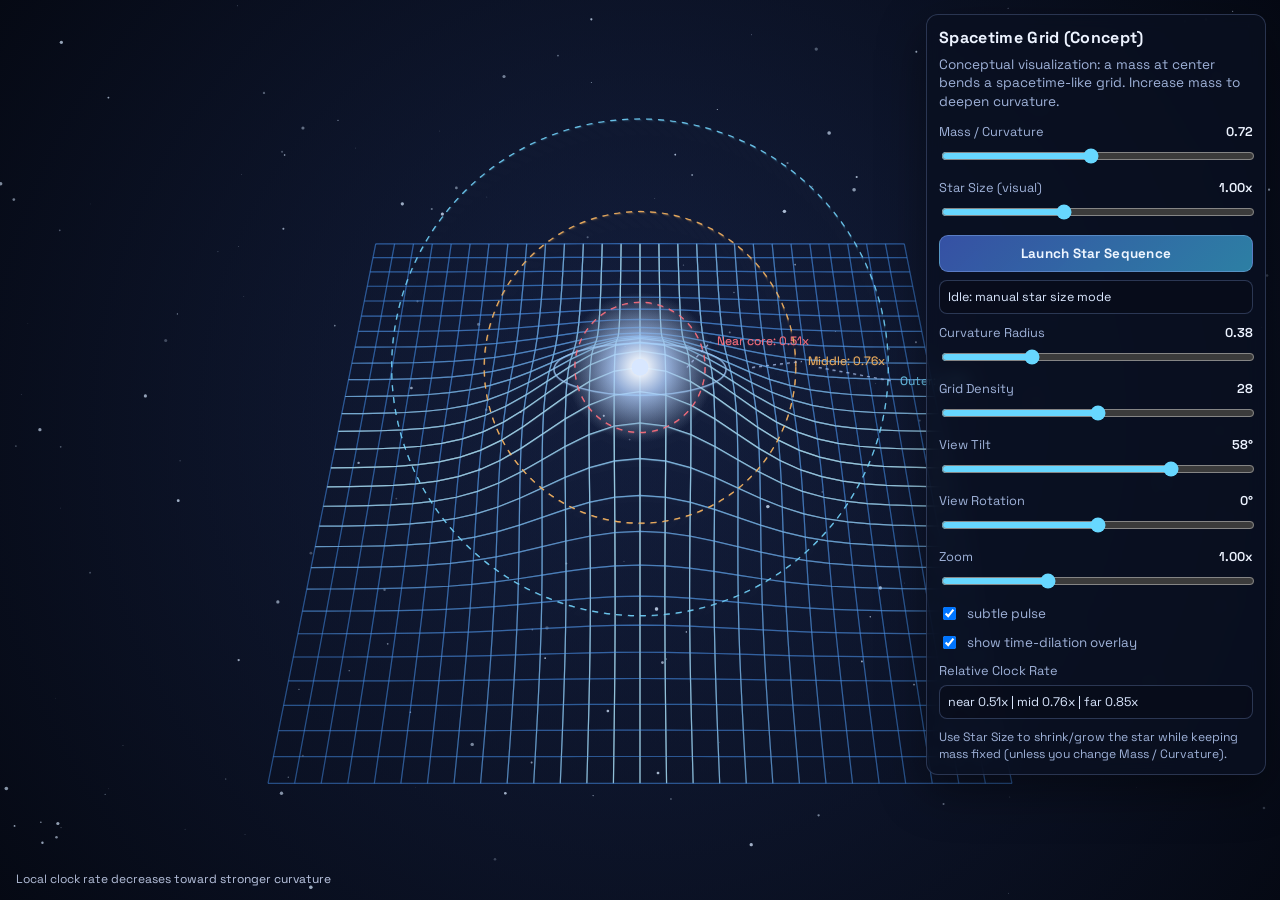
<file: spacetime_grid.html>
<!doctype html>
<html lang="en">
<head>
  <meta charset="utf-8" />
  <meta name="viewport" content="width=device-width, initial-scale=1" />
  <title>Spacetime Grid Concept</title>
  <style>
    @import url('https://fonts.googleapis.com/css2?family=Space+Grotesk:wght@400;500;700&display=swap');

    :root {
      --bg-a: #03050d;
      --bg-b: #0d1328;
      --panel: rgba(10, 16, 33, 0.78);
      --panel-border: rgba(163, 192, 255, 0.22);
      --text: #edf3ff;
      --muted: #9fb2d9;
      --accent: #67d7ff;
      --accent-2: #85a1ff;
    }

    * { box-sizing: border-box; }

    html, body {
      margin: 0;
      width: 100%;
      height: 100%;
      overflow: hidden;
      background:
        radial-gradient(120vw 90vh at 10% 0%, rgba(101, 142, 255, 0.12), transparent 58%),
        radial-gradient(90vw 80vh at 100% 100%, rgba(71, 223, 255, 0.08), transparent 54%),
        linear-gradient(160deg, var(--bg-a), var(--bg-b));
      color: var(--text);
      font-family: 'Space Grotesk', sans-serif;
    }

    #scene {
      width: 100vw;
      height: 100vh;
      display: block;
    }

    .panel {
      position: fixed;
      right: 14px;
      top: 14px;
      width: min(340px, calc(100vw - 28px));
      max-height: calc(100vh - 28px);
      overflow: auto;
      border-radius: 12px;
      padding: 12px;
      background: var(--panel);
      border: 1px solid var(--panel-border);
      backdrop-filter: blur(8px);
      box-shadow: 0 16px 48px rgba(0, 0, 0, 0.4);
    }

    h1 {
      margin: 0;
      font-size: 1rem;
      letter-spacing: 0.02em;
      font-weight: 700;
    }

    p {
      margin: 8px 0 12px;
      color: var(--muted);
      font-size: 0.85rem;
      line-height: 1.35;
    }

    .row {
      margin-bottom: 10px;
    }

    .row:last-child {
      margin-bottom: 0;
    }

    .label {
      display: flex;
      justify-content: space-between;
      align-items: center;
      color: var(--muted);
      font-size: 0.8rem;
      margin-bottom: 6px;
    }

    .value {
      color: var(--text);
      font-weight: 600;
    }

    input[type='range'] {
      width: 100%;
      accent-color: var(--accent);
    }

    .toggle {
      display: inline-flex;
      align-items: center;
      gap: 8px;
      font-size: 0.84rem;
      color: var(--muted);
      user-select: none;
    }

    .readout {
      border: 1px solid rgba(153, 189, 255, 0.25);
      background: rgba(8, 12, 25, 0.65);
      border-radius: 8px;
      padding: 8px;
      color: #dbe8ff;
      font-size: 0.78rem;
      line-height: 1.3;
    }

    .action-btn {
      width: 100%;
      border: 1px solid rgba(160, 197, 255, 0.35);
      background: linear-gradient(135deg, rgba(72, 106, 215, 0.72), rgba(71, 204, 255, 0.6));
      color: #edf5ff;
      font-family: 'Space Grotesk', sans-serif;
      font-size: 0.84rem;
      font-weight: 700;
      letter-spacing: 0.02em;
      padding: 9px 10px;
      border-radius: 9px;
      cursor: pointer;
    }

    .action-btn:hover {
      filter: brightness(1.08);
    }

    @media (max-width: 700px) {
      .panel {
        top: auto;
        bottom: 12px;
      }
    }
  </style>
</head>
<body>
  <canvas id="scene"></canvas>

  <aside class="panel">
    <h1>Spacetime Grid (Concept)</h1>
    <p>Conceptual visualization: a mass at center bends a spacetime-like grid. Increase mass to deepen curvature.</p>

    <div class="row">
      <div class="label">Mass / Curvature <span class="value" id="depthVal">0.72</span></div>
      <input id="depth" type="range" min="0.1" max="1.4" step="0.01" value="0.72" />
    </div>

    <div class="row">
      <div class="label">Star Size (visual) <span class="value" id="starSizeVal">1.00x</span></div>
      <input id="starSize" type="range" min="0.25" max="2.2" step="0.01" value="1" />
    </div>

    <div class="row">
      <button id="launchSequence" class="action-btn" type="button">Launch Star Sequence</button>
      <div id="sequenceStatus" class="readout" style="margin-top: 8px;">Idle: manual star size mode</div>
    </div>

    <div class="row">
      <div class="label">Curvature Radius <span class="value" id="sigmaVal">0.38</span></div>
      <input id="sigma" type="range" min="0.18" max="0.9" step="0.01" value="0.38" />
    </div>

    <div class="row">
      <div class="label">Grid Density <span class="value" id="densityVal">28</span></div>
      <input id="density" type="range" min="14" max="42" step="1" value="28" />
    </div>

    <div class="row">
      <div class="label">View Tilt <span class="value" id="tiltVal">58°</span></div>
      <input id="tilt" type="range" min="0" max="78" step="1" value="58" />
    </div>

    <div class="row">
      <div class="label">View Rotation <span class="value" id="yawVal">0°</span></div>
      <input id="yaw" type="range" min="-45" max="45" step="1" value="0" />
    </div>

    <div class="row">
      <div class="label">Zoom <span class="value" id="zoomVal">1.00x</span></div>
      <input id="zoom" type="range" min="0.65" max="1.7" step="0.01" value="1" />
    </div>

    <label class="toggle">
      <input id="pulse" type="checkbox" checked />
      subtle pulse
    </label>

    <div style="height: 8px;"></div>

    <label class="toggle">
      <input id="dilation" type="checkbox" checked />
      show time-dilation overlay
    </label>

    <div class="row" style="margin-top: 8px;">
      <div class="label">Relative Clock Rate</div>
      <div id="clockRates" class="readout">near 0.00x | mid 0.00x | far 0.00x</div>
    </div>
    <p style="margin: 8px 0 0; font-size: 0.76rem;">Use Star Size to shrink/grow the star while keeping mass fixed (unless you change Mass / Curvature).</p>
  </aside>

  <script>
    const canvas = document.getElementById('scene');
    const ctx = canvas.getContext('2d');

    const depthInput = document.getElementById('depth');
    const starSizeInput = document.getElementById('starSize');
    const launchSequenceBtn = document.getElementById('launchSequence');
    const sigmaInput = document.getElementById('sigma');
    const densityInput = document.getElementById('density');
    const tiltInput = document.getElementById('tilt');
    const yawInput = document.getElementById('yaw');
    const zoomInput = document.getElementById('zoom');
    const pulseInput = document.getElementById('pulse');
    const dilationInput = document.getElementById('dilation');

    const depthVal = document.getElementById('depthVal');
    const starSizeVal = document.getElementById('starSizeVal');
    const sigmaVal = document.getElementById('sigmaVal');
    const densityVal = document.getElementById('densityVal');
    const tiltVal = document.getElementById('tiltVal');
    const yawVal = document.getElementById('yawVal');
    const zoomVal = document.getElementById('zoomVal');
    const clockRatesEl = document.getElementById('clockRates');
    const sequenceStatusEl = document.getElementById('sequenceStatus');

    const baseStarColor = [180, 210, 255];
    const sequenceStages = [
      { name: 'Blue Giant', size: 2.0, color: [162, 202, 255], duration: 2.5 },
      { name: 'Yellow Supergiant', size: 1.62, color: [255, 232, 168], duration: 2.2 },
      { name: 'Orange Giant', size: 1.28, color: [255, 175, 106], duration: 2.0 },
      { name: 'Red Giant', size: 0.94, color: [255, 104, 92], duration: 2.0 },
      { name: 'White Dwarf', size: 0.5, color: [238, 246, 255], duration: 2.4 },
      { name: 'Compact Remnant', size: 0.28, color: [176, 130, 255], duration: 2.6 }
    ];
    const sequenceDuration = sequenceStages.reduce((sum, stage) => sum + stage.duration, 0);

    const state = {
      depth: Number(depthInput.value),
      starSize: Number(starSizeInput.value),
      starColor: baseStarColor.slice(),
      sigma: Number(sigmaInput.value),
      density: Number(densityInput.value),
      tiltDeg: Number(tiltInput.value),
      yawDeg: Number(yawInput.value),
      zoom: Number(zoomInput.value),
      pulse: pulseInput.checked,
      showDilation: dilationInput.checked,
      sequenceActive: false,
      sequenceTime: 0,
      t: 0
    };

    let width = 0;
    let height = 0;
    let dpr = 1;
    let last = performance.now();

    const stars = Array.from({ length: 180 }, () => ({
      x: Math.random(),
      y: Math.random(),
      r: Math.random() * 1.6 + 0.2,
      tw: Math.random() * Math.PI * 2
    }));

    function resize() {
      dpr = Math.min(window.devicePixelRatio || 1, 2);
      width = Math.floor(window.innerWidth);
      height = Math.floor(window.innerHeight);
      canvas.width = Math.floor(width * dpr);
      canvas.height = Math.floor(height * dpr);
      canvas.style.width = width + 'px';
      canvas.style.height = height + 'px';
      ctx.setTransform(dpr, 0, 0, dpr, 0, 0);
    }

    function warpY(x, z, t) {
      const r2 = x * x + z * z;
      const depth = effectiveDepth(t);
      return -depth * Math.exp(-r2 / (2 * state.sigma * state.sigma));
    }

    function effectiveDepth(t) {
      const pulse = state.pulse ? (0.9 + 0.1 * Math.sin(t * 1.6)) : 1;
      return state.depth * pulse;
    }

    function lerp(a, b, t) {
      return a + (b - a) * t;
    }

    function mixColor(c0, c1, t) {
      return [
        Math.round(lerp(c0[0], c1[0], t)),
        Math.round(lerp(c0[1], c1[1], t)),
        Math.round(lerp(c0[2], c1[2], t))
      ];
    }

    function rgba(color, alpha) {
      return `rgba(${color[0]}, ${color[1]}, ${color[2]}, ${alpha})`;
    }

    function sequenceAt(timeSec) {
      let acc = 0;
      for (let i = 0; i < sequenceStages.length; i += 1) {
        const stage = sequenceStages[i];
        const next = sequenceStages[Math.min(i + 1, sequenceStages.length - 1)];
        const end = acc + stage.duration;
        if (timeSec <= end || i === sequenceStages.length - 1) {
          const local = stage.duration > 0 ? Math.max(0, Math.min(1, (timeSec - acc) / stage.duration)) : 1;
          return {
            name: stage.name,
            size: lerp(stage.size, next.size, local),
            color: mixColor(stage.color, next.color, local),
            finished: timeSec >= sequenceDuration
          };
        }
        acc = end;
      }
      const lastStage = sequenceStages[sequenceStages.length - 1];
      return { name: lastStage.name, size: lastStage.size, color: lastStage.color, finished: true };
    }

    function startStarSequence() {
      state.sequenceActive = true;
      state.sequenceTime = 0;
      launchSequenceBtn.textContent = 'Restart Sequence';
      sequenceStatusEl.textContent = 'Running: Blue Giant';
    }

    function timeRateAtRadius(r, t) {
      const depth = effectiveDepth(t);
      const rs = 0.08 + 0.58 * Math.min(1.6, depth) / 1.6;
      const radius = 0.22 + r;
      const raw = 1 - rs / radius;
      return Math.sqrt(Math.max(0.06, raw));
    }

    function project(x, y, z) {
      const yaw = state.yawDeg * Math.PI / 180;
      const tilt = state.tiltDeg * Math.PI / 180;
      const cosY = Math.cos(yaw);
      const sinY = Math.sin(yaw);
      const cosT = Math.cos(tilt);
      const sinT = Math.sin(tilt);

      const xr = x * cosY - z * sinY;
      const zr0 = x * sinY + z * cosY;

      const yr = y * cosT - zr0 * sinT;
      const zr = y * sinT + zr0 * cosT;

      const cam = 2.2;
      const fov = 700;
      const denom = Math.max(50, fov + (zr + cam) * 340);
      const scale = (fov * state.zoom) / denom;

      const px = width * 0.5 + xr * 470 * scale;
      const py = height * 0.52 + yr * 470 * scale;
      return { x: px, y: py, scale, zr };
    }

    function drawBackground(t) {
      const bg = ctx.createRadialGradient(
        width * 0.5,
        height * 0.42,
        30,
        width * 0.5,
        height * 0.52,
        Math.max(width, height) * 0.75
      );
      bg.addColorStop(0, 'rgba(20,31,62,0.36)');
      bg.addColorStop(1, 'rgba(2,4,10,1)');
      ctx.fillStyle = bg;
      ctx.fillRect(0, 0, width, height);

      for (let i = 0; i < stars.length; i += 1) {
        const s = stars[i];
        const tw = 0.25 + 0.75 * (0.5 + 0.5 * Math.sin(t * 0.9 + s.tw));
        ctx.fillStyle = `rgba(214,232,255,${tw * 0.65})`;
        ctx.beginPath();
        ctx.arc(s.x * width, s.y * height, s.r, 0, Math.PI * 2);
        ctx.fill();
      }
    }

    function lineColor(depthFactor) {
      const c = Math.max(0, Math.min(1, depthFactor));
      const r = Math.round(75 + 90 * c);
      const g = Math.round(156 + 60 * c);
      const b = Math.round(255 - 18 * c);
      return `rgba(${r},${g},${b},${0.35 + 0.48 * c})`;
    }

    function drawGrid(t) {
      const extent = 1.36;
      const steps = state.density;
      const step = (2 * extent) / steps;

      ctx.lineWidth = 1.2;

      for (let i = 0; i <= steps; i += 1) {
        const x = -extent + i * step;
        ctx.beginPath();
        let started = false;
        for (let j = 0; j <= steps; j += 1) {
          const z = -extent + j * step;
          const y = warpY(x, z, t);
          const p = project(x, y, z);
          if (!started) {
            ctx.moveTo(p.x, p.y);
            started = true;
          } else {
            ctx.lineTo(p.x, p.y);
          }
        }
        const influence = Math.exp(-(x * x) / (2 * state.sigma * state.sigma));
        ctx.strokeStyle = lineColor(influence);
        ctx.stroke();
      }

      for (let j = 0; j <= steps; j += 1) {
        const z = -extent + j * step;
        ctx.beginPath();
        let started = false;
        for (let i = 0; i <= steps; i += 1) {
          const x = -extent + i * step;
          const y = warpY(x, z, t);
          const p = project(x, y, z);
          if (!started) {
            ctx.moveTo(p.x, p.y);
            started = true;
          } else {
            ctx.lineTo(p.x, p.y);
          }
        }
        const influence = Math.exp(-(z * z) / (2 * state.sigma * state.sigma));
        ctx.strokeStyle = lineColor(influence);
        ctx.stroke();
      }
    }

    function drawCenterMass(t) {
      const y = warpY(0, 0, t);
      const center = project(0, y, 0);
      const starScale = Math.max(0.2, state.starSize);
      const glowRadius = 86 * starScale;
      const coreRadius = 8.5 * starScale;
      const ringX = 86 * starScale;
      const ringY = 26 * starScale;
      const c = state.starColor;
      const glowColor = c;
      const edgeColor = [
        Math.max(0, Math.round(c[0] * 0.58)),
        Math.max(0, Math.round(c[1] * 0.58)),
        Math.max(0, Math.round(c[2] * 0.58))
      ];

      const glow = ctx.createRadialGradient(center.x, center.y, 3 * starScale, center.x, center.y, 75 * starScale);
      glow.addColorStop(0, 'rgba(255,255,255,0.96)');
      glow.addColorStop(0.35, rgba(glowColor, 0.56));
      glow.addColorStop(1, rgba(edgeColor, 0));
      ctx.fillStyle = glow;
      ctx.beginPath();
      ctx.arc(center.x, center.y, glowRadius, 0, Math.PI * 2);
      ctx.fill();

      ctx.fillStyle = rgba(mixColor(c, [255, 255, 255], 0.45), 0.96);
      ctx.beginPath();
      ctx.arc(center.x, center.y, coreRadius, 0, Math.PI * 2);
      ctx.fill();

      ctx.strokeStyle = rgba(mixColor(c, [150, 210, 255], 0.42), 0.55);
      ctx.lineWidth = 1.4;
      ctx.beginPath();
      ctx.ellipse(center.x, center.y + 2, ringX, ringY, 0, 0, Math.PI * 2);
      ctx.stroke();
    }

    function drawTimeDilationOverlay(t) {
      if (!state.showDilation) {
        return;
      }

      const center = project(0, warpY(0, 0, t), 0);
      const zones = [
        { r: 0.24, label: 'Near core', color: 'rgba(255, 112, 126, 0.85)' },
        { r: 0.58, label: 'Middle', color: 'rgba(255, 186, 98, 0.82)' },
        { r: 1.0, label: 'Outer', color: 'rgba(117, 215, 255, 0.82)' }
      ];

      ctx.save();
      ctx.setLineDash([6, 6]);
      ctx.lineWidth = 1.2;
      ctx.font = '12px Space Grotesk';
      ctx.textBaseline = 'middle';

      for (let i = 0; i < zones.length; i += 1) {
        const zone = zones[i];
        const edge = project(zone.r, warpY(zone.r, 0, t), 0);
        const sr = Math.max(16, Math.hypot(edge.x - center.x, edge.y - center.y));
        const rate = timeRateAtRadius(zone.r, t);

        ctx.strokeStyle = zone.color;
        ctx.beginPath();
        ctx.arc(center.x, center.y, sr, 0, Math.PI * 2);
        ctx.stroke();

        const lx = center.x + sr + 12;
        const ly = center.y - 26 + i * 20;
        ctx.strokeStyle = 'rgba(186, 209, 255, 0.55)';
        ctx.setLineDash([3, 4]);
        ctx.beginPath();
        ctx.moveTo(center.x + sr * 0.72, center.y);
        ctx.lineTo(lx - 6, ly);
        ctx.stroke();
        ctx.setLineDash([6, 6]);

        ctx.fillStyle = zone.color;
        ctx.fillText(`${zone.label}: ${rate.toFixed(2)}x`, lx, ly);
      }

      ctx.setLineDash([]);
      ctx.fillStyle = 'rgba(214, 226, 255, 0.78)';
      ctx.fillText('Local clock rate decreases toward stronger curvature', 16, height - 20);
      ctx.restore();
    }

    function updateClockReadout(t) {
      const near = timeRateAtRadius(0.24, t);
      const mid = timeRateAtRadius(0.58, t);
      const far = timeRateAtRadius(1.0, t);
      clockRatesEl.textContent = `near ${near.toFixed(2)}x | mid ${mid.toFixed(2)}x | far ${far.toFixed(2)}x`;
    }

    function updateUI() {
      depthVal.textContent = state.depth.toFixed(2);
      starSizeVal.textContent = `${state.starSize.toFixed(2)}x`;
      sigmaVal.textContent = state.sigma.toFixed(2);
      densityVal.textContent = String(state.density);
      tiltVal.textContent = `${Math.round(state.tiltDeg)}°`;
      yawVal.textContent = `${Math.round(state.yawDeg)}°`;
      zoomVal.textContent = `${state.zoom.toFixed(2)}x`;
    }

    function tick(now) {
      const dt = Math.min(0.04, (now - last) / 1000);
      last = now;
      state.t += dt;

      if (state.sequenceActive) {
        state.sequenceTime += dt;
        const seq = sequenceAt(state.sequenceTime);
        state.starSize = seq.size;
        state.starColor = seq.color;
        starSizeInput.value = seq.size.toFixed(2);
        sequenceStatusEl.textContent = `Running: ${seq.name} | size ${seq.size.toFixed(2)}x`;

        if (seq.finished) {
          state.sequenceActive = false;
          sequenceStatusEl.textContent = `Complete: ${seq.name} | size ${seq.size.toFixed(2)}x`;
        }
      }

      drawBackground(state.t);
      drawGrid(state.t);
      drawCenterMass(state.t);
      drawTimeDilationOverlay(state.t);
      updateClockReadout(state.t);
      updateUI();
      requestAnimationFrame(tick);
    }

    depthInput.addEventListener('input', () => {
      state.depth = Number(depthInput.value);
      updateUI();
    });

    starSizeInput.addEventListener('input', () => {
      state.starSize = Number(starSizeInput.value);
      state.starColor = baseStarColor.slice();
      if (state.sequenceActive) {
        state.sequenceActive = false;
        sequenceStatusEl.textContent = 'Sequence stopped: manual star size mode';
      } else {
        sequenceStatusEl.textContent = 'Idle: manual star size mode';
      }
      updateUI();
    });

    launchSequenceBtn.addEventListener('click', () => {
      startStarSequence();
      updateUI();
    });

    sigmaInput.addEventListener('input', () => {
      state.sigma = Number(sigmaInput.value);
      updateUI();
    });

    densityInput.addEventListener('input', () => {
      state.density = Number(densityInput.value);
      updateUI();
    });

    tiltInput.addEventListener('input', () => {
      state.tiltDeg = Number(tiltInput.value);
      updateUI();
    });

    yawInput.addEventListener('input', () => {
      state.yawDeg = Number(yawInput.value);
      updateUI();
    });

    zoomInput.addEventListener('input', () => {
      state.zoom = Number(zoomInput.value);
      updateUI();
    });

    pulseInput.addEventListener('change', () => {
      state.pulse = pulseInput.checked;
    });

    dilationInput.addEventListener('change', () => {
      state.showDilation = dilationInput.checked;
    });

    window.addEventListener('resize', resize);

    resize();
    updateUI();
    requestAnimationFrame((t) => {
      last = t;
      tick(t);
    });
  </script>
</body>
</html>
</file>
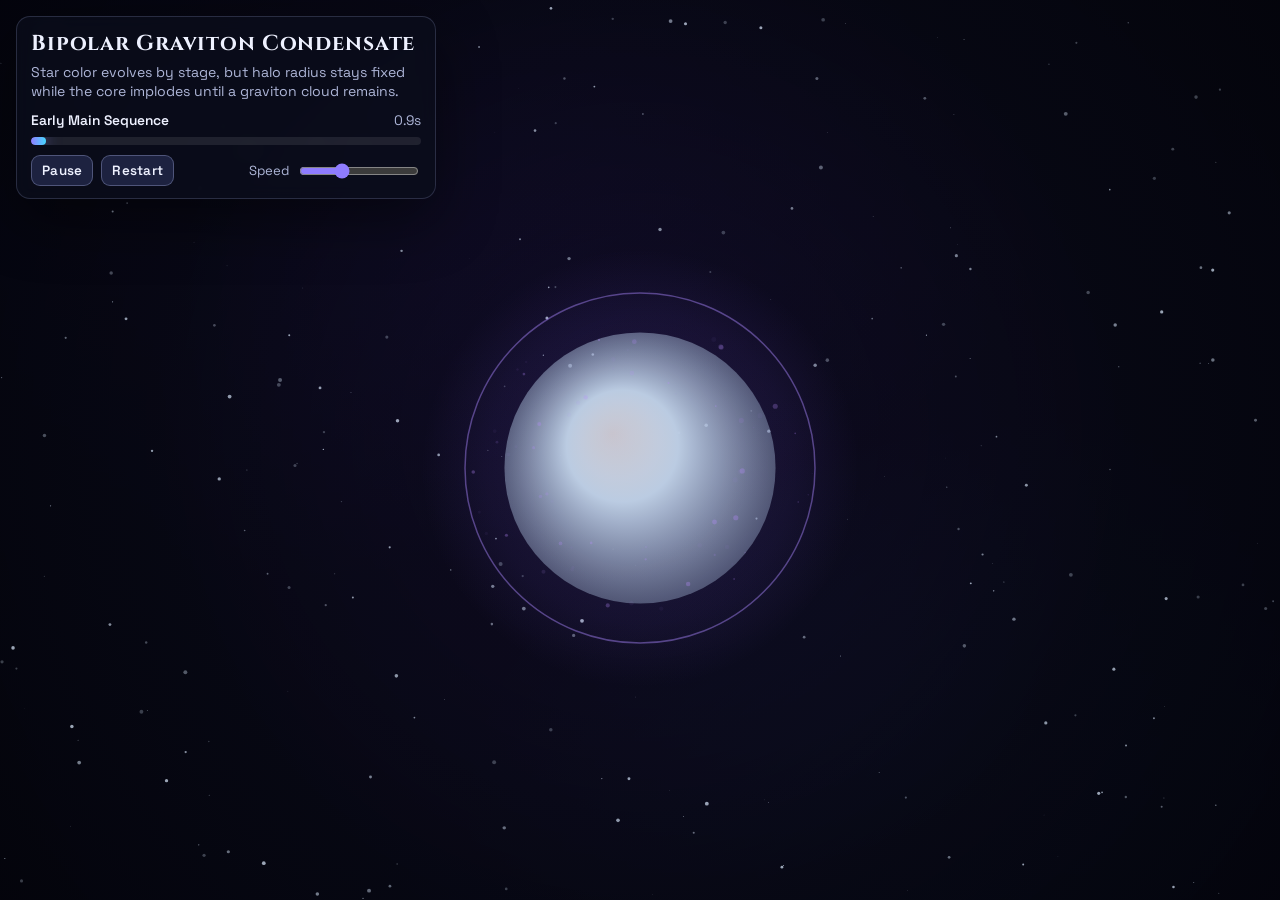
<file: theory_illustration.html>
<!doctype html>
<html lang="en">
<head>
  <meta charset="utf-8" />
  <meta name="viewport" content="width=device-width, initial-scale=1" />
  <title>Bipolar Graviton Condensate Illustration</title>
  <style>
    @import url('https://fonts.googleapis.com/css2?family=Cinzel:wght@500;700&family=Space+Grotesk:wght@400;500;700&display=swap');

    :root {
      --bg-0: #030309;
      --bg-1: #0a0718;
      --panel: rgba(11, 13, 27, 0.78);
      --panel-border: rgba(180, 201, 255, 0.18);
      --text-main: #eef1ff;
      --text-dim: #aeb6d8;
      --accent: #8f7cff;
      --accent-2: #46d7ff;
    }

    * {
      box-sizing: border-box;
    }

    html,
    body {
      margin: 0;
      width: 100%;
      height: 100%;
      overflow: hidden;
      background:
        radial-gradient(120vw 90vh at 20% 15%, rgba(102, 53, 255, 0.14), transparent 55%),
        radial-gradient(90vw 80vh at 85% 90%, rgba(41, 182, 255, 0.09), transparent 55%),
        linear-gradient(160deg, var(--bg-0), var(--bg-1));
      color: var(--text-main);
      font-family: 'Space Grotesk', sans-serif;
    }

    #scene {
      width: 100vw;
      height: 100vh;
      display: block;
    }

    .hud {
      position: fixed;
      left: 16px;
      top: 16px;
      width: min(420px, calc(100vw - 32px));
      background: var(--panel);
      border: 1px solid var(--panel-border);
      backdrop-filter: blur(8px);
      border-radius: 14px;
      padding: 14px 14px 12px;
      box-shadow: 0 20px 60px rgba(0, 0, 0, 0.45);
    }

    .title {
      margin: 0;
      font-family: 'Cinzel', serif;
      font-size: clamp(1rem, 1.2vw + 0.7rem, 1.35rem);
      line-height: 1.2;
      letter-spacing: 0.04em;
    }

    .subtitle {
      margin: 6px 0 10px;
      color: var(--text-dim);
      font-size: 0.88rem;
      line-height: 1.35;
    }

    .stage-wrap {
      margin: 8px 0 10px;
    }

    .stage-label {
      display: flex;
      justify-content: space-between;
      align-items: baseline;
      gap: 10px;
      margin-bottom: 8px;
      font-size: 0.86rem;
      color: var(--text-dim);
    }

    .stage-name {
      color: var(--text-main);
      font-weight: 600;
    }

    .meter {
      width: 100%;
      height: 8px;
      border-radius: 999px;
      background: rgba(255, 255, 255, 0.09);
      overflow: hidden;
      position: relative;
    }

    .meter > span {
      display: block;
      width: 0;
      height: 100%;
      border-radius: inherit;
      background: linear-gradient(90deg, var(--accent), var(--accent-2));
      box-shadow: 0 0 16px rgba(143, 124, 255, 0.65);
      transition: width 0.12s linear;
    }

    .controls {
      display: flex;
      flex-wrap: wrap;
      gap: 8px;
      align-items: center;
      margin-top: 10px;
    }

    button {
      border: 1px solid rgba(191, 206, 255, 0.3);
      background: rgba(36, 41, 78, 0.78);
      color: var(--text-main);
      padding: 8px 10px;
      border-radius: 9px;
      cursor: pointer;
      font: 600 0.84rem/1 'Space Grotesk', sans-serif;
      letter-spacing: 0.02em;
    }

    button:hover {
      background: rgba(61, 67, 118, 0.86);
    }

    .speed {
      display: inline-flex;
      align-items: center;
      gap: 8px;
      margin-left: auto;
      color: var(--text-dim);
      font-size: 0.82rem;
    }

    input[type='range'] {
      width: 120px;
      accent-color: #8f7cff;
    }

    @media (max-width: 680px) {
      .hud {
        top: auto;
        bottom: 12px;
      }

      .speed {
        margin-left: 0;
        width: 100%;
      }
    }
  </style>
</head>
<body>
  <canvas id="scene"></canvas>

  <aside class="hud">
    <h1 class="title">Bipolar Graviton Condensate</h1>
    <p class="subtitle">Star color evolves by stage, but halo radius stays fixed while the core implodes until a graviton cloud remains.</p>

    <div class="stage-wrap">
      <div class="stage-label">
        <span class="stage-name" id="stageName">Stage</span>
        <span id="stageClock">00.0s</span>
      </div>
      <div class="meter"><span id="progress"></span></div>
    </div>

    <div class="controls">
      <button id="playPause" type="button">Pause</button>
      <button id="restart" type="button">Restart</button>
      <label class="speed" for="speedSlider">
        Speed
        <input id="speedSlider" type="range" min="0.5" max="2" step="0.1" value="1" />
      </label>
    </div>
  </aside>

  <script>
    const canvas = document.getElementById('scene');
    const ctx = canvas.getContext('2d');

    const stageNameEl = document.getElementById('stageName');
    const stageClockEl = document.getElementById('stageClock');
    const progressEl = document.getElementById('progress');
    const playPauseBtn = document.getElementById('playPause');
    const restartBtn = document.getElementById('restart');
    const speedSlider = document.getElementById('speedSlider');

    const stages = [
      { name: 'Early Main Sequence', color: [178, 206, 255], radius: 140, duration: 4.2 },
      { name: 'Yellow Dwarf Phase', color: [255, 236, 166], radius: 120, duration: 3.6 },
      { name: 'Orange Expansion', color: [255, 173, 95], radius: 92, duration: 3.2 },
      { name: 'Red Giant Exhaustion', color: [255, 97, 86], radius: 62, duration: 3.0 },
      { name: 'Implosion Window', color: [160, 98, 255], radius: 28, duration: 4.8 },
      { name: 'Graviton Cloud Remainder', color: [144, 97, 255], radius: 0, duration: 5.2 }
    ];

    const totalDuration = stages.reduce((sum, s) => sum + s.duration, 0);
    const haloRadius = 175;

    let width = 0;
    let height = 0;
    let dpr = 1;
    let currentTime = 0;
    let lastFrame = performance.now();
    let playing = true;
    let speed = 1;

    const stars = [];
    for (let i = 0; i < 250; i += 1) {
      stars.push({
        x: Math.random(),
        y: Math.random(),
        size: Math.random() * 1.8 + 0.2,
        twinkle: Math.random() * Math.PI * 2,
        drift: (Math.random() - 0.5) * 0.00003
      });
    }

    function resize() {
      dpr = Math.min(window.devicePixelRatio || 1, 2);
      width = Math.floor(window.innerWidth);
      height = Math.floor(window.innerHeight);
      canvas.width = Math.floor(width * dpr);
      canvas.height = Math.floor(height * dpr);
      canvas.style.width = width + 'px';
      canvas.style.height = height + 'px';
      ctx.setTransform(dpr, 0, 0, dpr, 0, 0);
    }

    function lerp(a, b, t) {
      return a + (b - a) * t;
    }

    function stageAt(timeSec) {
      let acc = 0;
      for (let i = 0; i < stages.length; i += 1) {
        const stage = stages[i];
        const next = acc + stage.duration;
        if (timeSec <= next || i === stages.length - 1) {
          const localT = Math.max(0, Math.min(1, (timeSec - acc) / stage.duration));
          const nextStage = stages[Math.min(i + 1, stages.length - 1)];
          return {
            idx: i,
            globalT: timeSec / totalDuration,
            localT,
            stage,
            nextStage,
            start: acc,
            end: next
          };
        }
        acc = next;
      }
      return null;
    }

    function colorMix(c0, c1, t) {
      return [
        Math.round(lerp(c0[0], c1[0], t)),
        Math.round(lerp(c0[1], c1[1], t)),
        Math.round(lerp(c0[2], c1[2], t))
      ];
    }

    function drawBackground(timeSec) {
      ctx.clearRect(0, 0, width, height);

      const bg = ctx.createRadialGradient(
        width * 0.5,
        height * 0.48,
        10,
        width * 0.5,
        height * 0.48,
        Math.max(width, height) * 0.75
      );
      bg.addColorStop(0, 'rgba(20, 16, 45, 0.45)');
      bg.addColorStop(0.5, 'rgba(7, 8, 19, 0.9)');
      bg.addColorStop(1, 'rgba(2, 2, 8, 1)');
      ctx.fillStyle = bg;
      ctx.fillRect(0, 0, width, height);

      for (let i = 0; i < stars.length; i += 1) {
        const s = stars[i];
        s.x = (s.x + s.drift + 1) % 1;
        const tw = 0.35 + 0.65 * (0.5 + 0.5 * Math.sin(timeSec * 0.9 + s.twinkle));
        ctx.fillStyle = `rgba(220,235,255,${tw * 0.7})`;
        ctx.beginPath();
        ctx.arc(s.x * width, s.y * height, s.size, 0, Math.PI * 2);
        ctx.fill();
      }
    }

    function drawSystem(timeSec, model) {
      const cx = width * 0.5;
      const cy = height * 0.52;

      const color = colorMix(model.stage.color, model.nextStage.color, model.localT);
      const coreRadius = lerp(model.stage.radius, model.nextStage.radius, model.localT);
      const collapseLevel = Math.max(0, Math.min(1, (currentTime - (totalDuration - 6.4)) / 6.4));

      const haloGlow = ctx.createRadialGradient(cx, cy, haloRadius * 0.2, cx, cy, haloRadius * 1.25);
      haloGlow.addColorStop(0, `rgba(152,115,255,${0.16 + collapseLevel * 0.12})`);
      haloGlow.addColorStop(0.65, 'rgba(132,98,255,0.08)');
      haloGlow.addColorStop(1, 'rgba(132,98,255,0)');
      ctx.fillStyle = haloGlow;
      ctx.beginPath();
      ctx.arc(cx, cy, haloRadius * 1.35, 0, Math.PI * 2);
      ctx.fill();

      ctx.strokeStyle = `rgba(170, 136, 255, ${0.45 - collapseLevel * 0.18})`;
      ctx.lineWidth = 1.5;
      ctx.beginPath();
      ctx.arc(cx, cy, haloRadius, 0, Math.PI * 2);
      ctx.stroke();

      if (coreRadius > 1) {
        const core = ctx.createRadialGradient(cx - coreRadius * 0.2, cy - coreRadius * 0.25, 2, cx, cy, coreRadius * 1.15);
        core.addColorStop(0, `rgba(255,255,255,${0.75 - collapseLevel * 0.25})`);
        core.addColorStop(0.35, `rgba(${color[0]},${color[1]},${color[2]},0.95)`);
        core.addColorStop(1, `rgba(${Math.max(0, color[0] - 50)},${Math.max(0, color[1] - 50)},${Math.max(0, color[2] - 40)},0.35)`);
        ctx.fillStyle = core;
        ctx.beginPath();
        ctx.arc(cx, cy, coreRadius, 0, Math.PI * 2);
        ctx.fill();
      }

      const particleCount = 65;
      const spin = timeSec * 0.7;
      for (let i = 0; i < particleCount; i += 1) {
        const k = i / particleCount;
        const angle = k * Math.PI * 2 + spin + Math.sin(timeSec * 0.35 + i) * 0.22;
        const orbit = haloRadius * (0.55 + 0.44 * Math.sin(timeSec * 0.22 + i * 1.7) ** 2);
        const px = cx + Math.cos(angle) * orbit;
        const py = cy + Math.sin(angle) * orbit * 0.82;
        const alpha = 0.1 + 0.5 * collapseLevel + 0.22 * Math.sin(timeSec * 1.7 + i);
        const size = 0.8 + 1.8 * (0.5 + 0.5 * Math.sin(i * 3.1 + timeSec));
        ctx.fillStyle = `rgba(185, 140, 255, ${Math.max(0.05, Math.min(0.82, alpha))})`;
        ctx.beginPath();
        ctx.arc(px, py, size, 0, Math.PI * 2);
        ctx.fill();
      }
    }

    function updateHud(model) {
      stageNameEl.textContent = model.stage.name;
      stageClockEl.textContent = currentTime.toFixed(1) + 's';
      progressEl.style.width = (model.globalT * 100).toFixed(2) + '%';
    }

    function frame(now) {
      const delta = Math.min(0.05, (now - lastFrame) / 1000);
      lastFrame = now;

      if (playing) {
        currentTime += delta * speed;
        if (currentTime > totalDuration) {
          currentTime = 0;
        }
      }

      const model = stageAt(currentTime);
      drawBackground(currentTime);
      drawSystem(currentTime, model);
      updateHud(model);

      requestAnimationFrame(frame);
    }

    playPauseBtn.addEventListener('click', () => {
      playing = !playing;
      playPauseBtn.textContent = playing ? 'Pause' : 'Play';
    });

    restartBtn.addEventListener('click', () => {
      currentTime = 0;
      playPauseBtn.textContent = 'Pause';
      playing = true;
    });

    speedSlider.addEventListener('input', (event) => {
      speed = Number(event.target.value);
    });

    window.addEventListener('resize', resize);
    resize();
    requestAnimationFrame((t) => {
      lastFrame = t;
      frame(t);
    });
  </script>
</body>
</html>
</file>
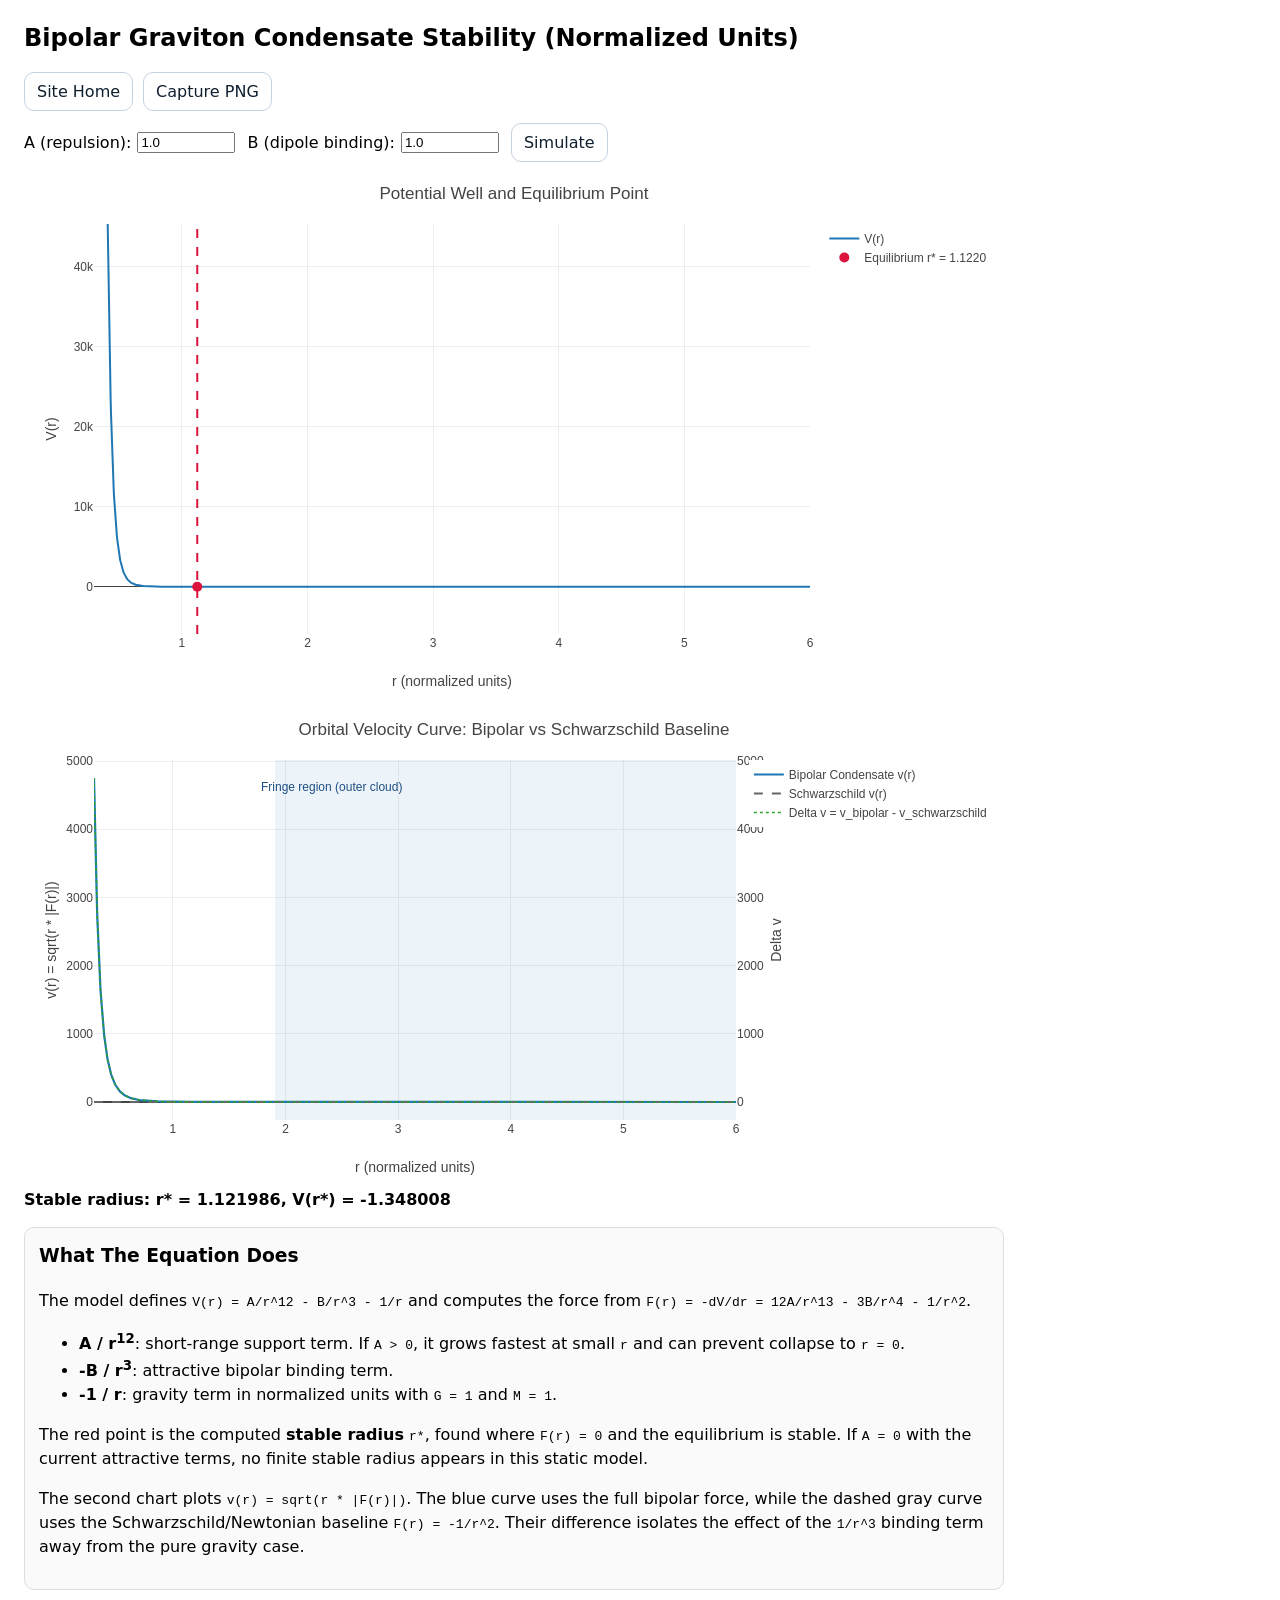
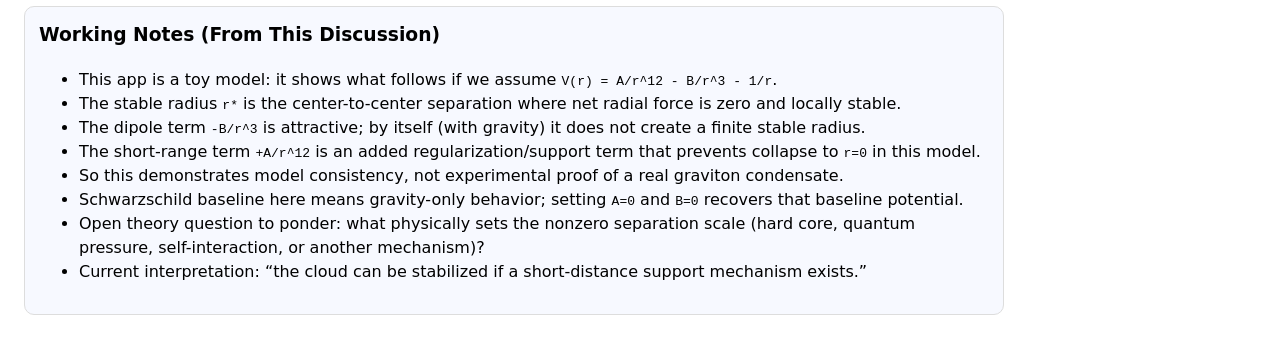
<file: models/bipolar_graviton_condensate.html>
<!doctype html>
<html lang="en">
<head>
  <meta charset="UTF-8" />
  <meta name="viewport" content="width=device-width, initial-scale=1.0" />
  <title>Bipolar Graviton Condensate (Toy Model)</title>
  <script src="https://cdn.plot.ly/plotly-2.35.2.min.js"></script>
  <style>
    body { font-family: system-ui, sans-serif; margin: 24px; max-width: 980px; }
    .utility { display: flex; gap: 10px; flex-wrap: wrap; margin-bottom: 12px; }
    .controls { display: flex; gap: 12px; flex-wrap: wrap; margin-bottom: 12px; }
    label { display: flex; align-items: center; gap: 6px; }
    input { width: 90px; }
    button,
    .nav-link {
      border: 1px solid #c7d2df;
      background: #ffffff;
      color: #0f1f2f;
      padding: 9px 12px;
      border-radius: 10px;
      font: inherit;
      cursor: pointer;
    }
    .nav-link {
      display: inline-flex;
      align-items: center;
      justify-content: center;
      text-decoration: none;
    }
    #plot { width: 100%; height: 520px; }
    #velocityPlot { width: 100%; height: 470px; margin-top: 16px; }
    #result { margin-top: 10px; font-weight: 600; }
    .explain {
      margin-top: 18px;
      padding: 14px;
      border: 1px solid #ddd;
      border-radius: 10px;
      background: #fafafa;
      line-height: 1.5;
    }
    .explain h3 { margin-top: 0; }
    .notes {
      margin-top: 16px;
      padding: 14px;
      border: 1px solid #ddd;
      border-radius: 10px;
      background: #f7f9ff;
      line-height: 1.5;
    }
    .notes h3 { margin-top: 0; }
  </style>
</head>
<body>
  <h2>Bipolar Graviton Condensate Stability (Normalized Units)</h2>

  <div class="utility">
    <a class="nav-link" href="../index.html">Site Home</a>
    <button id="captureImage" type="button">Capture PNG</button>
  </div>

  <div class="controls">
    <label>A (repulsion): <input id="A" type="number" step="0.1" value="1.0" min="0.001"></label>
    <label>B (dipole binding): <input id="B" type="number" step="0.1" value="1.0" min="0.001"></label>
    <button id="runBtn">Simulate</button>
  </div>

  <div id="plot"></div>
  <div id="velocityPlot"></div>
  <div id="result"></div>

  <section class="explain">
    <h3>What The Equation Does</h3>
    <p>
      The model defines
      <code>V(r) = A/r^12 - B/r^3 - 1/r</code>
      and computes the force from
      <code>F(r) = -dV/dr = 12A/r^13 - 3B/r^4 - 1/r^2</code>.
    </p>
    <ul>
      <li><strong>A / r<sup>12</sup></strong>: short-range support term. If <code>A &gt; 0</code>, it grows fastest at small <code>r</code> and can prevent collapse to <code>r = 0</code>.</li>
      <li><strong>-B / r<sup>3</sup></strong>: attractive bipolar binding term.</li>
      <li><strong>-1 / r</strong>: gravity term in normalized units with <code>G = 1</code> and <code>M = 1</code>.</li>
    </ul>
    <p>
      The red point is the computed <strong>stable radius</strong> <code>r*</code>, found where
      <code>F(r) = 0</code> and the equilibrium is stable. If <code>A = 0</code> with the current
      attractive terms, no finite stable radius appears in this static model.
    </p>
    <p>
      The second chart plots
      <code>v(r) = sqrt(r * |F(r)|)</code>.
      The blue curve uses the full bipolar force, while the dashed gray curve uses the
      Schwarzschild/Newtonian baseline <code>F(r) = -1/r^2</code>. Their difference isolates the
      effect of the <code>1/r^3</code> binding term away from the pure gravity case.
    </p>
  </section>

  <section class="notes">
    <h3>Working Notes (From This Discussion)</h3>
    <ul>
      <li>This app is a toy model: it shows what follows if we assume <code>V(r) = A/r^12 - B/r^3 - 1/r</code>.</li>
      <li>The stable radius <code>r*</code> is the center-to-center separation where net radial force is zero and locally stable.</li>
      <li>The dipole term <code>-B/r^3</code> is attractive; by itself (with gravity) it does not create a finite stable radius.</li>
      <li>The short-range term <code>+A/r^12</code> is an added regularization/support term that prevents collapse to <code>r=0</code> in this model.</li>
      <li>So this demonstrates model consistency, not experimental proof of a real graviton condensate.</li>
      <li>Schwarzschild baseline here means gravity-only behavior; setting <code>A=0</code> and <code>B=0</code> recovers that baseline potential.</li>
      <li>Open theory question to ponder: what physically sets the nonzero separation scale (hard core, quantum pressure, self-interaction, or another mechanism)?</li>
      <li>Current interpretation: “the cloud can be stabilized if a short-distance support mechanism exists.”</li>
    </ul>
  </section>

  <script>
    const G = 1.0;
    const M = 1.0;
    const captureImageBtn = document.getElementById("captureImage");

    function V(r, A, B) {
      return A / (r ** 12) - B / (r ** 3) - (G * M) / r;
    }

    function F(r, A, B) {
      return 12 * A / (r ** 13) - 3 * B / (r ** 4) - (G * M) / (r ** 2);
    }

    function FSchwarzschild(r) {
      return -(G * M) / (r ** 2);
    }

    function d2V(r, A, B) {
      return 156 * A / (r ** 14) - 12 * B / (r ** 5) - 2 * G * M / (r ** 3);
    }

    function orbitalVelocityFromForce(r, forceValue) {
      return Math.sqrt(Math.max(0, r * Math.abs(forceValue)));
    }

    function bisectionRoot(func, a, b, A, B, tol = 1e-10, maxIter = 200) {
      let fa = func(a, A, B);
      let fb = func(b, A, B);
      if (Math.abs(fa) < tol) return a;
      if (Math.abs(fb) < tol) return b;
      if (fa * fb > 0) return null;

      for (let i = 0; i < maxIter; i++) {
        const c = 0.5 * (a + b);
        const fc = func(c, A, B);
        if (Math.abs(fc) < tol || (b - a) < tol) return c;
        if (fa * fc < 0) {
          b = c; fb = fc;
        } else {
          a = c; fa = fc;
        }
      }
      return 0.5 * (a + b);
    }

    function findStableRadius(A, B, rMin = 0.25, rMax = 10.0, samples = 20000) {
      const roots = [];
      const dr = (rMax - rMin) / (samples - 1);

      let r1 = rMin;
      let f1 = F(r1, A, B);

      for (let i = 1; i < samples; i++) {
        const r2 = rMin + i * dr;
        const f2 = F(r2, A, B);

        if (Number.isFinite(f1) && Number.isFinite(f2) && f1 * f2 < 0) {
          const root = bisectionRoot(F, r1, r2, A, B);
          if (root !== null) roots.push(root);
        }
        r1 = r2;
        f1 = f2;
      }

      if (!roots.length) return null;

      const stable = roots.filter(r => d2V(r, A, B) > 0);
      if (!stable.length) return null;

      stable.sort((ra, rb) => V(ra, A, B) - V(rb, A, B));
      return stable[0];
    }

    function percentile(arr, p) {
      const sorted = [...arr].sort((a, b) => a - b);
      const idx = Math.max(0, Math.min(sorted.length - 1, Math.floor(p * (sorted.length - 1))));
      return sorted[idx];
    }

    function loadImage(src) {
      return new Promise((resolve, reject) => {
        const image = new Image();
        image.onload = () => resolve(image);
        image.onerror = reject;
        image.src = src;
      });
    }

    async function captureCurrentView() {
      const plotImageUrl = await Plotly.toImage(document.getElementById("plot"), {
        format: "png",
        width: 1400,
        height: 820
      });
      const velocityImageUrl = await Plotly.toImage(document.getElementById("velocityPlot"), {
        format: "png",
        width: 1400,
        height: 760
      });

      const [plotImage, velocityImage] = await Promise.all([
        loadImage(plotImageUrl),
        loadImage(velocityImageUrl)
      ]);

      const exportCanvas = document.createElement("canvas");
      const exportCtx = exportCanvas.getContext("2d");
      exportCanvas.width = 1400;
      exportCanvas.height = 1750;

      exportCtx.fillStyle = "#ffffff";
      exportCtx.fillRect(0, 0, exportCanvas.width, exportCanvas.height);
      exportCtx.fillStyle = "#102132";
      exportCtx.font = "700 34px system-ui, sans-serif";
      exportCtx.fillText("Bipolar Graviton Condensate", 56, 58);
      exportCtx.font = "24px system-ui, sans-serif";
      exportCtx.fillText(
        `A = ${document.getElementById("A").value}   B = ${document.getElementById("B").value}`,
        56,
        96
      );
      exportCtx.font = "600 22px system-ui, sans-serif";
      exportCtx.fillText(document.getElementById("result").textContent || "No result text", 56, 132);
      exportCtx.drawImage(plotImage, 0, 160, 1400, 820);
      exportCtx.drawImage(velocityImage, 0, 970, 1400, 760);

      const link = document.createElement("a");
      link.download = "bipolar_graviton_condensate.png";
      link.href = exportCanvas.toDataURL("image/png");
      link.click();
    }

    function run() {
      const A = Number(document.getElementById("A").value);
      const B = Number(document.getElementById("B").value);

      const rStar = findStableRadius(A, B);
      const result = document.getElementById("result");

      const rVals = [];
      const potentialVals = [];
      const vBipolarVals = [];
      const vSchVals = [];
      const vDeltaVals = [];
      const rMinPlot = 0.3;
      const rMaxPlot = 6.0;
      const n = 2500;

      for (let i = 0; i < n; i++) {
        const r = rMinPlot + (rMaxPlot - rMinPlot) * i / (n - 1);
        rVals.push(r);
        potentialVals.push(V(r, A, B));
        const fBipolar = F(r, A, B);
        const fSch = FSchwarzschild(r);
        const vB = orbitalVelocityFromForce(r, fBipolar);
        const vS = orbitalVelocityFromForce(r, fSch);
        vBipolarVals.push(vB);
        vSchVals.push(vS);
        vDeltaVals.push(vB - vS);
      }

      const yLow = percentile(potentialVals, 0.02);
      const yHigh = percentile(potentialVals, 0.98);
      const pad = 0.15 * (yHigh - yLow || 1);

      const traces = [{
        x: rVals,
        y: potentialVals,
        mode: "lines",
        name: "V(r)",
        line: { width: 2 }
      }];

      const shapes = [];
      if (rStar !== null) {
        const vStar = V(rStar, A, B);
        traces.push({
          x: [rStar],
          y: [vStar],
          mode: "markers",
          name: `Equilibrium r* = ${rStar.toFixed(4)}`,
          marker: { size: 10, color: "crimson" }
        });
        shapes.push({
          type: "line",
          x0: rStar, x1: rStar,
          y0: yLow - pad, y1: yHigh + pad,
          line: { color: "crimson", dash: "dash" }
        });
        result.textContent = `Stable radius: r* = ${rStar.toFixed(6)}, V(r*) = ${vStar.toFixed(6)}`;
      } else {
        result.textContent = "No stable equilibrium found in the scan range. Try different A and B.";
      }

      Plotly.newPlot("plot", traces, {
        title: "Potential Well and Equilibrium Point",
        xaxis: { title: "r (normalized units)" },
        yaxis: { title: "V(r)", range: [yLow - pad, yHigh + pad] },
        shapes,
        margin: { t: 50, r: 20, b: 60, l: 70 }
      }, { responsive: true });

      const velocityTraces = [
        {
          x: rVals,
          y: vBipolarVals,
          mode: "lines",
          name: "Bipolar Condensate v(r)",
          line: { color: "#1f77b4", width: 2.2 }
        },
        {
          x: rVals,
          y: vSchVals,
          mode: "lines",
          name: "Schwarzschild v(r)",
          line: { color: "#666666", width: 2, dash: "dash" }
        },
        {
          x: rVals,
          y: vDeltaVals,
          mode: "lines",
          name: "Delta v = v_bipolar - v_schwarzschild",
          yaxis: "y2",
          line: { color: "#2ca02c", width: 1.6, dash: "dot" }
        }
      ];

      const velocityShapes = [];
      if (rStar !== null) {
        const fringeStart = Math.min(rMaxPlot, rStar * 1.7);
        velocityShapes.push({
          type: "rect",
          x0: fringeStart,
          x1: rMaxPlot,
          y0: 0,
          y1: 1,
          xref: "x",
          yref: "paper",
          fillcolor: "rgba(31, 119, 180, 0.08)",
          line: { width: 0 }
        });
      }

      Plotly.newPlot("velocityPlot", velocityTraces, {
        title: "Orbital Velocity Curve: Bipolar vs Schwarzschild Baseline",
        xaxis: { title: "r (normalized units)" },
        yaxis: { title: "v(r) = sqrt(r * |F(r)|)" },
        yaxis2: {
          title: "Delta v",
          overlaying: "y",
          side: "right",
          showgrid: false
        },
        shapes: velocityShapes,
        annotations: rStar !== null ? [{
          x: Math.min(rMaxPlot - 0.15, rStar * 2.15),
          y: 0.95,
          xref: "x",
          yref: "paper",
          text: "Fringe region (outer cloud)",
          showarrow: false,
          font: { size: 12, color: "#1f4f82" }
        }] : [],
        margin: { t: 50, r: 60, b: 60, l: 70 }
      }, { responsive: true });
    }

    document.getElementById("runBtn").addEventListener("click", run);
    captureImageBtn.addEventListener("click", () => {
      captureCurrentView().catch((error) => {
        console.error(error);
        window.alert("Capture failed. Try simulating once before exporting.");
      });
    });
    run();
  </script>
</body>
</html>
</file>
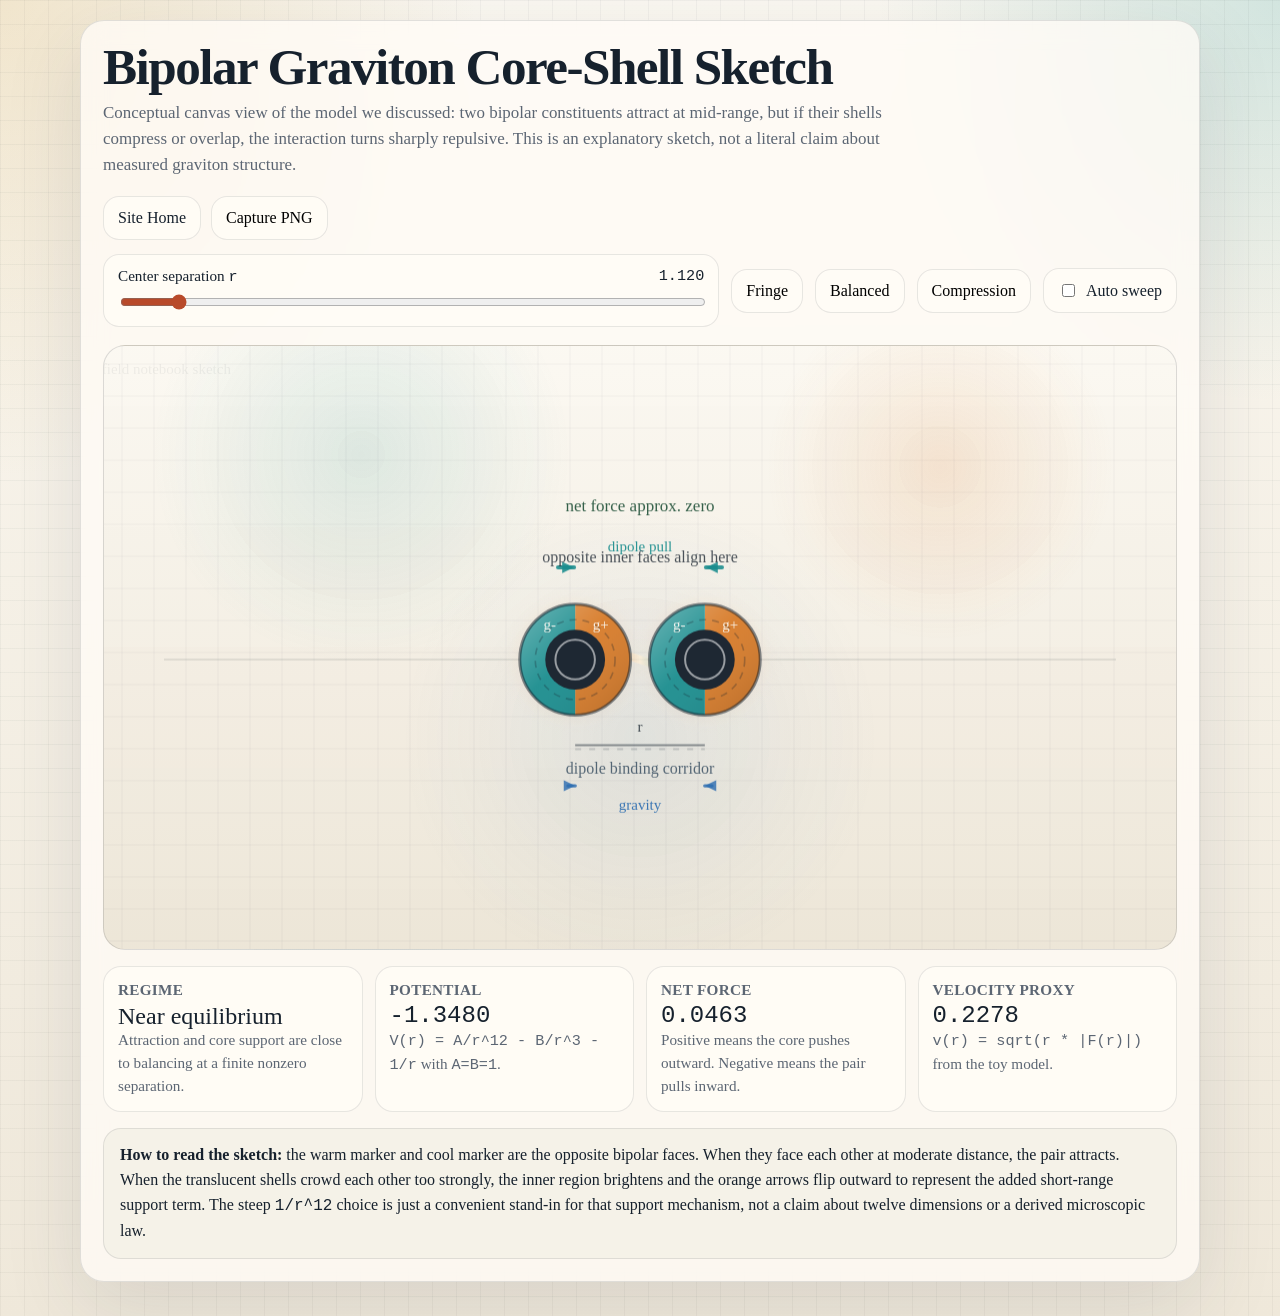
<file: models/bipolar_graviton_core_shell_canvas.html>
<!doctype html>
<html lang="en">
<head>
  <meta charset="UTF-8" />
  <meta name="viewport" content="width=device-width, initial-scale=1.0" />
  <title>Bipolar Graviton Core-Shell Sketch</title>
  <style>
    :root {
      --paper: #f4f0e7;
      --ink: #16212d;
      --muted: #5c6673;
      --panel: rgba(255, 252, 246, 0.84);
      --line: rgba(22, 33, 45, 0.12);
      --teal: #198c8d;
      --sea: #2b6cb0;
      --amber: #d77a27;
      --ember: #b84a2a;
      --gold: #d0a95a;
    }

    * {
      box-sizing: border-box;
    }

    body {
      margin: 0;
      min-height: 100vh;
      color: var(--ink);
      font-family: Georgia, "Palatino Linotype", "Book Antiqua", serif;
      background:
        linear-gradient(rgba(22, 33, 45, 0.04) 1px, transparent 1px),
        linear-gradient(90deg, rgba(22, 33, 45, 0.04) 1px, transparent 1px),
        radial-gradient(circle at top left, rgba(208, 169, 90, 0.24), transparent 26%),
        radial-gradient(circle at top right, rgba(25, 140, 141, 0.18), transparent 22%),
        linear-gradient(180deg, #fbf8f1 0%, #efe8da 100%);
      background-size: 24px 24px, 24px 24px, auto, auto, auto;
    }

    main {
      width: min(1120px, calc(100vw - 28px));
      margin: 20px auto 36px;
      padding: 22px;
      border: 1px solid rgba(22, 33, 45, 0.12);
      border-radius: 24px;
      background: rgba(255, 252, 246, 0.78);
      box-shadow: 0 24px 80px rgba(39, 50, 62, 0.12);
      backdrop-filter: blur(12px);
    }

    h1 {
      margin: 0 0 8px;
      font-size: clamp(2rem, 4vw, 3.5rem);
      line-height: 0.95;
      letter-spacing: -0.03em;
    }

    .subtitle {
      max-width: 780px;
      margin: 0 0 18px;
      color: var(--muted);
      font-size: 1.06rem;
      line-height: 1.55;
    }

    .utility {
      display: flex;
      flex-wrap: wrap;
      gap: 10px;
      margin-bottom: 14px;
    }

    .toolbar {
      display: grid;
      grid-template-columns: 1.5fr auto auto auto auto;
      gap: 12px;
      align-items: center;
      margin-bottom: 18px;
    }

    .slider-block,
    .chip,
    .toggle,
    .nav-link {
      border: 1px solid rgba(22, 33, 45, 0.1);
      border-radius: 16px;
      background: var(--panel);
    }

    .slider-block {
      padding: 12px 14px;
    }

    .slider-row {
      display: flex;
      justify-content: space-between;
      gap: 12px;
      margin-bottom: 6px;
      font-size: 0.95rem;
    }

    .mono {
      font-family: "SFMono-Regular", Menlo, Consolas, monospace;
    }

    input[type="range"] {
      width: 100%;
      accent-color: var(--ember);
    }

    button,
    label.toggle,
    .nav-link {
      cursor: pointer;
      font: inherit;
    }

    .chip,
    .toggle,
    .nav-link {
      padding: 12px 14px;
    }

    .chip {
      transition: transform 140ms ease, border-color 140ms ease, background 140ms ease;
    }

    .chip:hover {
      transform: translateY(-1px);
      border-color: rgba(184, 74, 42, 0.45);
      background: rgba(255, 248, 240, 0.92);
    }

    .toggle {
      display: flex;
      align-items: center;
      gap: 8px;
    }

    .nav-link {
      display: inline-flex;
      align-items: center;
      justify-content: center;
      text-decoration: none;
      color: var(--ink);
    }

    .stage {
      position: relative;
      aspect-ratio: 16 / 9;
      border-radius: 22px;
      overflow: hidden;
      border: 1px solid rgba(22, 33, 45, 0.14);
      background:
        radial-gradient(circle at 50% 65%, rgba(43, 108, 176, 0.09), transparent 36%),
        radial-gradient(circle at 24% 18%, rgba(25, 140, 141, 0.12), transparent 22%),
        radial-gradient(circle at 78% 20%, rgba(215, 122, 39, 0.14), transparent 18%),
        linear-gradient(180deg, rgba(251, 248, 241, 0.94), rgba(236, 229, 214, 0.96));
    }

    canvas {
      width: 100%;
      height: 100%;
      display: block;
    }

    .grid {
      display: grid;
      grid-template-columns: repeat(4, minmax(0, 1fr));
      gap: 12px;
      margin-top: 16px;
    }

    .card {
      padding: 14px;
      border-radius: 18px;
      border: 1px solid rgba(22, 33, 45, 0.1);
      background: var(--panel);
    }

    .card h2 {
      margin: 0 0 4px;
      font-size: 0.95rem;
      letter-spacing: 0.02em;
      text-transform: uppercase;
      color: var(--muted);
    }

    .big {
      font-size: 1.5rem;
      line-height: 1.1;
    }

    .small {
      font-size: 0.95rem;
      line-height: 1.5;
      color: var(--muted);
    }

    .legend {
      margin-top: 16px;
      padding: 14px 16px;
      border-radius: 18px;
      border: 1px solid rgba(22, 33, 45, 0.1);
      background: rgba(245, 241, 232, 0.92);
      line-height: 1.55;
    }

    .legend strong {
      color: var(--ink);
    }

    @media (max-width: 900px) {
      .toolbar {
        grid-template-columns: 1fr 1fr;
      }

      .grid {
        grid-template-columns: 1fr 1fr;
      }
    }

    @media (max-width: 620px) {
      main {
        width: min(100vw - 16px, 1120px);
        padding: 14px;
        border-radius: 18px;
      }

      .toolbar,
      .grid {
        grid-template-columns: 1fr;
      }
    }
  </style>
</head>
<body>
  <main>
    <h1>Bipolar Graviton Core-Shell Sketch</h1>
    <p class="subtitle">
      Conceptual canvas view of the model we discussed: two bipolar constituents attract at mid-range,
      but if their shells compress or overlap, the interaction turns sharply repulsive. This is an
      explanatory sketch, not a literal claim about measured graviton structure.
    </p>

    <section class="utility" aria-label="Page tools">
      <a class="nav-link" href="../index.html">Site Home</a>
      <button id="captureImage" class="chip" type="button">Capture PNG</button>
    </section>

    <section class="toolbar" aria-label="Controls">
      <div class="slider-block">
        <div class="slider-row">
          <span>Center separation <span class="mono">r</span></span>
          <span id="rValue" class="mono">1.120</span>
        </div>
        <input id="rRange" type="range" min="0.78" max="4.60" step="0.002" value="1.12" />
      </div>
      <button class="chip" type="button" data-r="3.40">Fringe</button>
      <button class="chip" type="button" data-r="1.12">Balanced</button>
      <button class="chip" type="button" data-r="0.90">Compression</button>
      <label class="toggle"><input id="autoSweep" type="checkbox" /> Auto sweep</label>
    </section>

    <section class="stage">
      <canvas id="scene"></canvas>
    </section>

    <section class="grid">
      <article class="card">
        <h2>Regime</h2>
        <div id="regime" class="big">Near equilibrium</div>
        <div id="regimeNote" class="small">Attraction and core support are close to balancing.</div>
      </article>
      <article class="card">
        <h2>Potential</h2>
        <div id="potentialValue" class="big mono">-1.3480</div>
        <div class="small"><span class="mono">V(r) = A/r^12 - B/r^3 - 1/r</span> with <span class="mono">A=B=1</span>.</div>
      </article>
      <article class="card">
        <h2>Net Force</h2>
        <div id="forceValue" class="big mono">0.0000</div>
        <div class="small">Positive means the core pushes outward. Negative means the pair pulls inward.</div>
      </article>
      <article class="card">
        <h2>Velocity Proxy</h2>
        <div id="velocityValue" class="big mono">0.0000</div>
        <div class="small"><span class="mono">v(r) = sqrt(r * |F(r)|)</span> from the toy model.</div>
      </article>
    </section>

    <section class="legend">
      <strong>How to read the sketch:</strong> the warm marker and cool marker are the opposite bipolar faces.
      When they face each other at moderate distance, the pair attracts. When the translucent shells crowd each
      other too strongly, the inner region brightens and the orange arrows flip outward to represent the added
      short-range support term. The steep <span class="mono">1/r^12</span> choice is just a convenient stand-in
      for that support mechanism, not a claim about twelve dimensions or a derived microscopic law.
    </section>
  </main>

  <script>
    const canvas = document.getElementById("scene");
    const ctx = canvas.getContext("2d");
    const rRange = document.getElementById("rRange");
    const rValue = document.getElementById("rValue");
    const captureImageBtn = document.getElementById("captureImage");
    const regime = document.getElementById("regime");
    const regimeNote = document.getElementById("regimeNote");
    const potentialValue = document.getElementById("potentialValue");
    const forceValue = document.getElementById("forceValue");
    const velocityValue = document.getElementById("velocityValue");
    const autoSweep = document.getElementById("autoSweep");
    const presetButtons = [...document.querySelectorAll("[data-r]")];

    const state = {
      r: Number(rRange.value),
      direction: 1,
      lastTs: 0,
      width: 0,
      height: 0
    };

    const model = {
      A: 1,
      B: 1
    };

    function potential(r) {
      return model.A / (r ** 12) - model.B / (r ** 3) - 1 / r;
    }

    function force(r) {
      return 12 * model.A / (r ** 13) - 3 * model.B / (r ** 4) - 1 / (r ** 2);
    }

    function velocity(r) {
      return Math.sqrt(Math.max(0, r * Math.abs(force(r))));
    }

    function resizeCanvas() {
      const rect = canvas.getBoundingClientRect();
      const dpr = window.devicePixelRatio || 1;
      canvas.width = Math.round(rect.width * dpr);
      canvas.height = Math.round(rect.height * dpr);
      ctx.setTransform(dpr, 0, 0, dpr, 0, 0);
      state.width = rect.width;
      state.height = rect.height;
    }

    function clamp(value, min, max) {
      return Math.min(max, Math.max(min, value));
    }

    function arrow(ctx2d, x1, y1, x2, y2, color, width) {
      const angle = Math.atan2(y2 - y1, x2 - x1);
      const head = 10 + width * 0.8;
      ctx2d.save();
      ctx2d.strokeStyle = color;
      ctx2d.fillStyle = color;
      ctx2d.lineWidth = width;
      ctx2d.lineCap = "round";
      ctx2d.beginPath();
      ctx2d.moveTo(x1, y1);
      ctx2d.lineTo(x2, y2);
      ctx2d.stroke();
      ctx2d.beginPath();
      ctx2d.moveTo(x2, y2);
      ctx2d.lineTo(x2 - head * Math.cos(angle - Math.PI / 7), y2 - head * Math.sin(angle - Math.PI / 7));
      ctx2d.lineTo(x2 - head * Math.cos(angle + Math.PI / 7), y2 - head * Math.sin(angle + Math.PI / 7));
      ctx2d.closePath();
      ctx2d.fill();
      ctx2d.restore();
    }

    function fieldArrowLength(value, maxLength) {
      return maxLength * Math.min(1, Math.log10(1 + Math.abs(value)) / 1.9);
    }

    function drawParticle(x, y, shellRadius, coreRadius, innerPositive) {
      const outerHalo = ctx.createRadialGradient(x, y, coreRadius * 0.2, x, y, shellRadius * 1.4);
      outerHalo.addColorStop(0, "rgba(255,255,255,0)");
      outerHalo.addColorStop(0.45, innerPositive ? "rgba(215, 122, 39, 0.14)" : "rgba(25, 140, 141, 0.14)");
      outerHalo.addColorStop(1, "rgba(255,255,255,0)");
      ctx.fillStyle = outerHalo;
      ctx.beginPath();
      ctx.arc(x, y, shellRadius * 1.4, 0, Math.PI * 2);
      ctx.fill();

      ctx.save();
      ctx.beginPath();
      ctx.arc(x, y, shellRadius, 0, Math.PI * 2);
      ctx.clip();

      const innerColor = innerPositive ? "#d77a27" : "#198c8d";
      const outerColor = innerPositive ? "#198c8d" : "#d77a27";

      ctx.fillStyle = innerColor;
      ctx.fillRect(x, y - shellRadius, shellRadius, shellRadius * 2);
      ctx.fillStyle = outerColor;
      ctx.fillRect(x - shellRadius, y - shellRadius, shellRadius, shellRadius * 2);

      const sheen = ctx.createLinearGradient(x - shellRadius, y - shellRadius, x + shellRadius, y + shellRadius);
      sheen.addColorStop(0, "rgba(255,255,255,0.36)");
      sheen.addColorStop(0.45, "rgba(255,255,255,0.06)");
      sheen.addColorStop(1, "rgba(22,33,45,0.16)");
      ctx.fillStyle = sheen;
      ctx.fillRect(x - shellRadius, y - shellRadius, shellRadius * 2, shellRadius * 2);
      ctx.restore();

      ctx.lineWidth = 3;
      ctx.strokeStyle = "rgba(22,33,45,0.52)";
      ctx.beginPath();
      ctx.arc(x, y, shellRadius, 0, Math.PI * 2);
      ctx.stroke();

      ctx.setLineDash([7, 6]);
      ctx.lineWidth = 1.6;
      ctx.strokeStyle = "rgba(22,33,45,0.28)";
      ctx.beginPath();
      ctx.arc(x, y, shellRadius * 0.72, 0, Math.PI * 2);
      ctx.stroke();
      ctx.setLineDash([]);

      ctx.fillStyle = "#1e2833";
      ctx.beginPath();
      ctx.arc(x, y, coreRadius, 0, Math.PI * 2);
      ctx.fill();

      ctx.lineWidth = 2;
      ctx.strokeStyle = "rgba(255,255,255,0.55)";
      ctx.beginPath();
      ctx.arc(x, y, coreRadius * 0.66, 0, Math.PI * 2);
      ctx.stroke();

      const poleY = y - shellRadius * 0.55;
      const poleOffset = shellRadius * 0.46;
      const leftLabel = innerPositive ? "g-" : "g+";
      const rightLabel = innerPositive ? "g+" : "g-";

      ctx.font = "15px Georgia";
      ctx.textAlign = "center";
      ctx.fillStyle = "rgba(250,248,241,0.96)";
      ctx.fillText(leftLabel, x - poleOffset, poleY);
      ctx.fillText(rightLabel, x + poleOffset, poleY);
    }

    function drawConnection(leftX, rightX, y, shellRadius, currentForce) {
      const midpoint = (leftX + rightX) / 2;
      const overlapPx = Math.max(0, shellRadius * 2 - (rightX - leftX));

      ctx.save();
      ctx.lineWidth = 2;
      ctx.strokeStyle = "rgba(22,33,45,0.16)";
      ctx.setLineDash([6, 8]);
      ctx.beginPath();
      ctx.moveTo(leftX, y + shellRadius + 34);
      ctx.lineTo(rightX, y + shellRadius + 34);
      ctx.stroke();
      ctx.setLineDash([]);
      ctx.restore();

      ctx.save();
      const grad = ctx.createLinearGradient(leftX + shellRadius * 0.2, y, rightX - shellRadius * 0.2, y);
      grad.addColorStop(0, "rgba(215, 122, 39, 0.08)");
      grad.addColorStop(0.5, "rgba(255, 241, 217, 0.72)");
      grad.addColorStop(1, "rgba(25, 140, 141, 0.08)");
      ctx.strokeStyle = grad;
      ctx.lineWidth = 8;
      ctx.beginPath();
      ctx.moveTo(leftX + shellRadius * 0.58, y);
      ctx.bezierCurveTo(midpoint - 38, y - 24, midpoint + 38, y + 24, rightX - shellRadius * 0.58, y);
      ctx.stroke();
      ctx.restore();

      if (overlapPx > 1) {
        ctx.save();
        ctx.fillStyle = "rgba(184, 74, 42, 0.18)";
        ctx.beginPath();
        ctx.ellipse(midpoint, y, overlapPx * 0.66, shellRadius * 0.76, 0, 0, Math.PI * 2);
        ctx.fill();
        ctx.strokeStyle = "rgba(184, 74, 42, 0.58)";
        ctx.lineWidth = 2;
        ctx.beginPath();
        ctx.ellipse(midpoint, y, overlapPx * 0.66, shellRadius * 0.76, 0, 0, Math.PI * 2);
        ctx.stroke();
        ctx.restore();

        ctx.fillStyle = "rgba(118, 33, 19, 0.88)";
        ctx.font = "16px Georgia";
        ctx.textAlign = "center";
        ctx.fillText("shell compression", midpoint, y + shellRadius + 66);
      } else {
        ctx.fillStyle = "rgba(52, 74, 94, 0.82)";
        ctx.font = "16px Georgia";
        ctx.textAlign = "center";
        ctx.fillText("dipole binding corridor", midpoint, y + shellRadius + 58);
      }

      const dipoleComponent = -3 / (state.r ** 4);
      const gravityComponent = -1 / (state.r ** 2);
      const repulsionComponent = 12 / (state.r ** 13);

      const inwardDipole = fieldArrowLength(dipoleComponent, 66);
      const inwardGravity = fieldArrowLength(gravityComponent, 54);
      const outwardRepulsion = fieldArrowLength(repulsionComponent, 70);

      arrow(ctx, midpoint - 82, y - 92, midpoint - 82 + inwardDipole, y - 92, "rgba(25, 140, 141, 0.88)", 4);
      arrow(ctx, midpoint + 82, y - 92, midpoint + 82 - inwardDipole, y - 92, "rgba(25, 140, 141, 0.88)", 4);
      ctx.fillStyle = "rgba(25, 140, 141, 0.92)";
      ctx.font = "15px Georgia";
      ctx.fillText("dipole pull", midpoint, y - 108);

      arrow(ctx, midpoint - 72, y + 126, midpoint - 72 + inwardGravity, y + 126, "rgba(43, 108, 176, 0.8)", 3.4);
      arrow(ctx, midpoint + 72, y + 126, midpoint + 72 - inwardGravity, y + 126, "rgba(43, 108, 176, 0.8)", 3.4);
      ctx.fillStyle = "rgba(43, 108, 176, 0.92)";
      ctx.fillText("gravity", midpoint, y + 150);

      if (currentForce > 0.18 || overlapPx > 8) {
        arrow(ctx, midpoint - 10, y + 2, midpoint - 10 - outwardRepulsion, y + 2, "rgba(184, 74, 42, 0.92)", 5);
        arrow(ctx, midpoint + 10, y + 2, midpoint + 10 + outwardRepulsion, y + 2, "rgba(184, 74, 42, 0.92)", 5);
        ctx.fillStyle = "rgba(184, 74, 42, 0.96)";
        ctx.fillText("core support", midpoint, y - 18);
      }

      const netLength = fieldArrowLength(currentForce, 90);
      ctx.font = "17px Georgia";
      if (Math.abs(currentForce) < 0.08) {
        ctx.fillStyle = "rgba(36, 84, 60, 0.92)";
        ctx.fillText("net force approx. zero", midpoint, y - 148);
      } else if (currentForce < 0) {
        arrow(ctx, midpoint - 120, y - 148, midpoint - 120 + netLength, y - 148, "rgba(29, 74, 131, 0.9)", 5.4);
        arrow(ctx, midpoint + 120, y - 148, midpoint + 120 - netLength, y - 148, "rgba(29, 74, 131, 0.9)", 5.4);
        ctx.fillStyle = "rgba(29, 74, 131, 0.96)";
        ctx.fillText("net attraction", midpoint, y - 166);
      } else {
        arrow(ctx, midpoint - 120, y - 148, midpoint - 120 - netLength, y - 148, "rgba(150, 53, 28, 0.94)", 5.4);
        arrow(ctx, midpoint + 120, y - 148, midpoint + 120 + netLength, y - 148, "rgba(150, 53, 28, 0.94)", 5.4);
        ctx.fillStyle = "rgba(150, 53, 28, 0.96)";
        ctx.fillText("net repulsion", midpoint, y - 166);
      }
    }

    function drawBackdrop() {
      ctx.clearRect(0, 0, state.width, state.height);

      for (let x = 18; x < state.width; x += 32) {
        ctx.strokeStyle = "rgba(22, 33, 45, 0.045)";
        ctx.lineWidth = 1;
        ctx.beginPath();
        ctx.moveTo(x, 0);
        ctx.lineTo(x, state.height);
        ctx.stroke();
      }

      for (let y = 18; y < state.height; y += 32) {
        ctx.strokeStyle = "rgba(22, 33, 45, 0.045)";
        ctx.lineWidth = 1;
        ctx.beginPath();
        ctx.moveTo(0, y);
        ctx.lineTo(state.width, y);
        ctx.stroke();
      }

      ctx.fillStyle = "rgba(22, 33, 45, 0.06)";
      ctx.font = "15px Georgia";
      ctx.fillText("conceptual field notebook sketch", 28, 28);
    }

    function updateReadout(r, currentPotential, currentForce, currentVelocity) {
      rValue.textContent = r.toFixed(3);
      potentialValue.textContent = currentPotential.toFixed(4);
      forceValue.textContent = currentForce.toFixed(4);
      velocityValue.textContent = currentVelocity.toFixed(4);

      if (r < 0.98) {
        regime.textContent = "Compression zone";
        regimeNote.textContent = "Shell overlap is strong; the repulsive support term dominates and pushes the pair apart.";
      } else if (Math.abs(currentForce) < 0.08) {
        regime.textContent = "Near equilibrium";
        regimeNote.textContent = "Attraction and core support are close to balancing at a finite nonzero separation.";
      } else if (currentForce < 0) {
        regime.textContent = "Attraction dominated";
        regimeNote.textContent = "Dipole binding plus gravity pull inward more strongly than the core support pushes outward.";
      } else {
        regime.textContent = "Repulsion dominated";
        regimeNote.textContent = "The short-range support term is stronger than the inward pull at this separation.";
      }
    }

    function render() {
      drawBackdrop();

      const r = state.r;
      const currentPotential = potential(r);
      const currentForce = force(r);
      const currentVelocity = velocity(r);

      updateReadout(r, currentPotential, currentForce, currentVelocity);

      const centerX = state.width / 2;
      const centerY = state.height * 0.52;
      const shellRadius = Math.min(state.width, state.height) * 0.092;
      const coreRadius = shellRadius * 0.54;
      const separationPx = r * (state.width * 0.108);
      const leftX = centerX - separationPx / 2;
      const rightX = centerX + separationPx / 2;

      ctx.save();
      ctx.strokeStyle = "rgba(22, 33, 45, 0.12)";
      ctx.lineWidth = 1.5;
      ctx.beginPath();
      ctx.moveTo(60, centerY);
      ctx.lineTo(state.width - 60, centerY);
      ctx.stroke();
      ctx.restore();

      drawConnection(leftX, rightX, centerY, shellRadius, currentForce);
      drawParticle(leftX, centerY, shellRadius, coreRadius, true);
      drawParticle(rightX, centerY, shellRadius, coreRadius, true);

      ctx.fillStyle = "rgba(22, 33, 45, 0.76)";
      ctx.font = "16px Georgia";
      ctx.textAlign = "center";
      ctx.fillText("opposite inner faces align here", centerX, centerY - shellRadius - 42);

      ctx.fillStyle = "rgba(22, 33, 45, 0.78)";
      ctx.font = "15px Georgia";
      ctx.fillText("r", centerX, centerY + shellRadius + 16);
      ctx.beginPath();
      ctx.moveTo(leftX, centerY + shellRadius + 30);
      ctx.lineTo(rightX, centerY + shellRadius + 30);
      ctx.strokeStyle = "rgba(22, 33, 45, 0.45)";
      ctx.lineWidth = 2;
      ctx.stroke();
    }

    function animate(timestamp) {
      if (!state.lastTs) state.lastTs = timestamp;
      const dt = Math.min(40, timestamp - state.lastTs);
      state.lastTs = timestamp;

      if (autoSweep.checked) {
        const speed = 0.00135 * dt;
        state.r += speed * state.direction * 42;
        if (state.r >= Number(rRange.max)) {
          state.r = Number(rRange.max);
          state.direction = -1;
        } else if (state.r <= Number(rRange.min)) {
          state.r = Number(rRange.min);
          state.direction = 1;
        }
        rRange.value = state.r.toFixed(3);
      }

      render();
      requestAnimationFrame(animate);
    }

    rRange.addEventListener("input", () => {
      state.r = Number(rRange.value);
    });

    presetButtons.forEach((button) => {
      button.addEventListener("click", () => {
        state.r = Number(button.dataset.r);
        rRange.value = state.r.toFixed(3);
      });
    });

    captureImageBtn.addEventListener("click", () => {
      const link = document.createElement("a");
      link.download = "bipolar_graviton_core_shell_canvas.png";
      link.href = canvas.toDataURL("image/png");
      link.click();
    });

    window.addEventListener("resize", () => {
      resizeCanvas();
      render();
    });

    resizeCanvas();
    render();
    requestAnimationFrame(animate);
  </script>
</body>
</html>
</file>
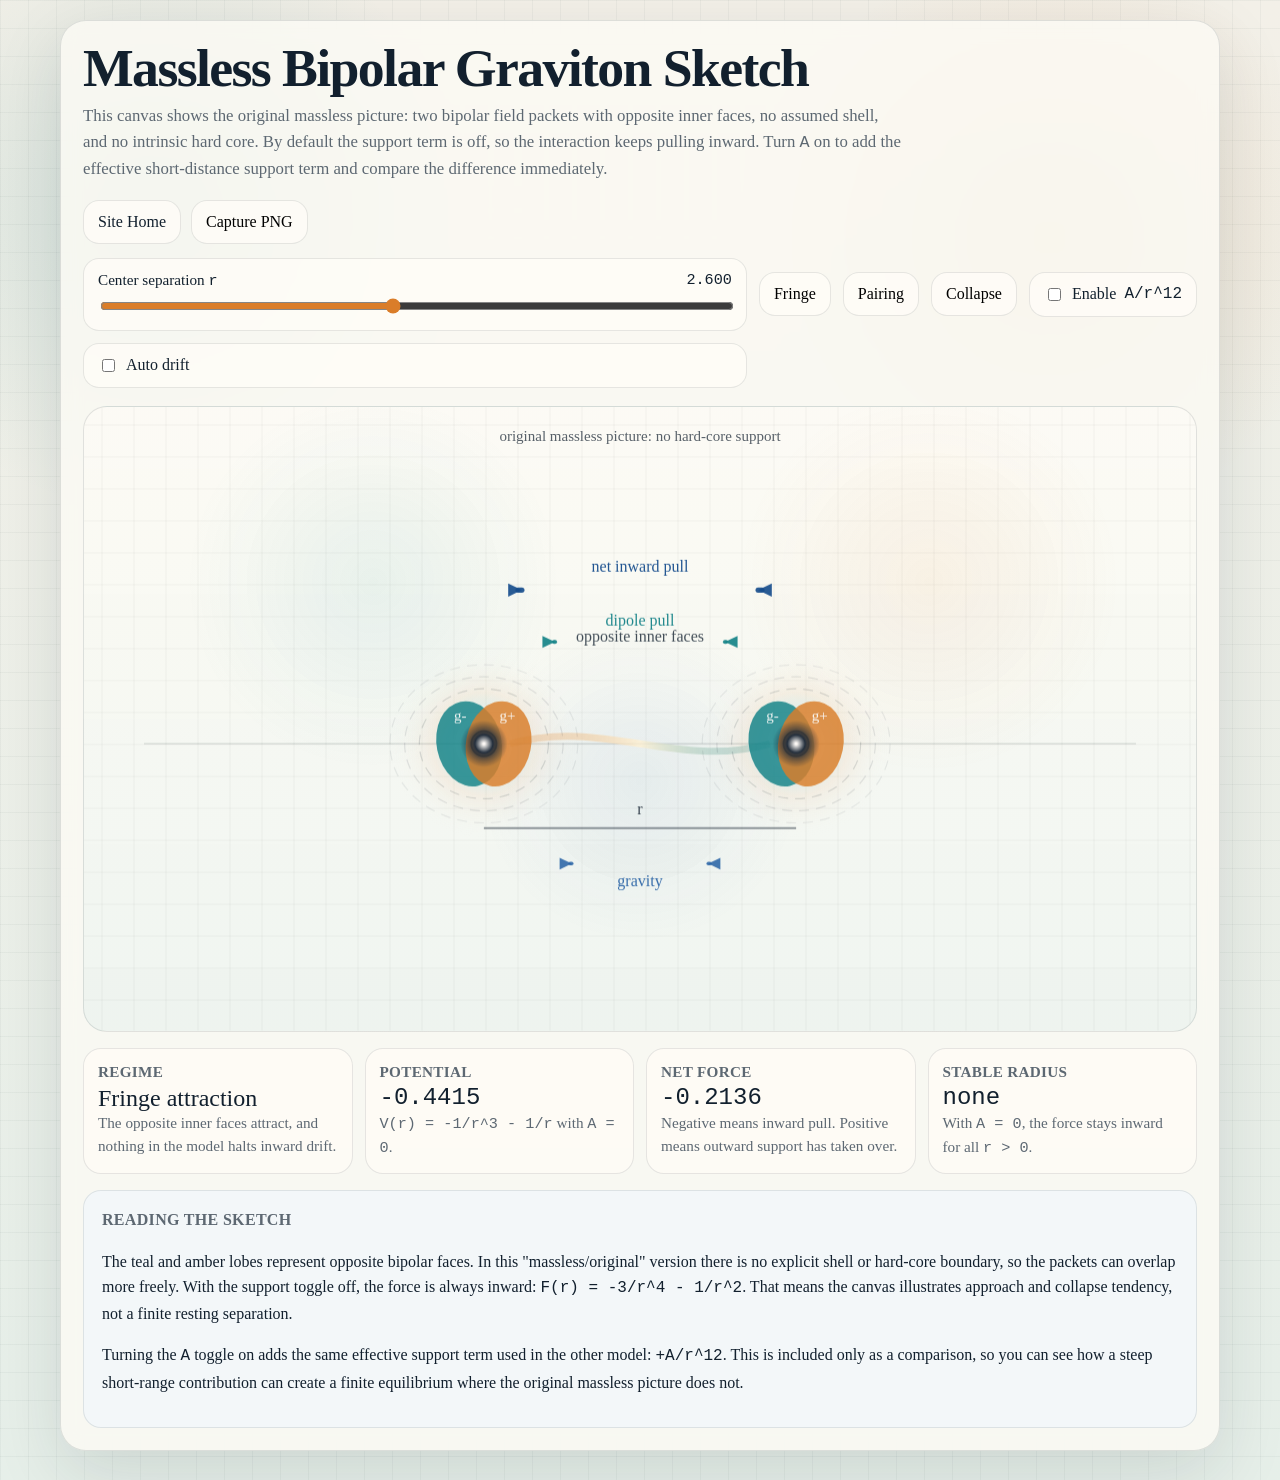
<file: models/bipolar_graviton_massless_canvas.html>
<!doctype html>
<html lang="en">
<head>
  <meta charset="UTF-8" />
  <meta name="viewport" content="width=device-width, initial-scale=1.0" />
  <title>Massless Bipolar Graviton Sketch</title>
  <style>
    :root {
      --bg0: #f3f0e8;
      --bg1: #e6efe9;
      --paper: rgba(252, 250, 245, 0.82);
      --ink: #12202e;
      --muted: #5d6872;
      --line: rgba(18, 32, 46, 0.1);
      --teal: #148287;
      --amber: #da7d29;
      --blue: #2a64a6;
      --ember: #b4462b;
      --moss: #2d6d55;
    }

    * {
      box-sizing: border-box;
    }

    body {
      margin: 0;
      min-height: 100vh;
      color: var(--ink);
      font-family: Georgia, "Palatino Linotype", serif;
      background:
        radial-gradient(circle at 12% 14%, rgba(20, 130, 135, 0.13), transparent 18%),
        radial-gradient(circle at 82% 16%, rgba(218, 125, 41, 0.14), transparent 18%),
        linear-gradient(rgba(18, 32, 46, 0.04) 1px, transparent 1px),
        linear-gradient(90deg, rgba(18, 32, 46, 0.04) 1px, transparent 1px),
        linear-gradient(180deg, var(--bg0), var(--bg1));
      background-size: auto, auto, 28px 28px, 28px 28px, auto;
    }

    main {
      width: min(1160px, calc(100vw - 28px));
      margin: 20px auto 36px;
      padding: 22px;
      border-radius: 26px;
      border: 1px solid rgba(18, 32, 46, 0.12);
      background: var(--paper);
      box-shadow: 0 22px 70px rgba(20, 30, 44, 0.12);
      backdrop-filter: blur(10px);
    }

    h1 {
      margin: 0 0 8px;
      font-size: clamp(2rem, 4.2vw, 3.6rem);
      line-height: 0.96;
      letter-spacing: -0.03em;
    }

    .subtitle {
      max-width: 820px;
      margin: 0 0 18px;
      color: var(--muted);
      line-height: 1.55;
      font-size: 1.05rem;
    }

    .utility {
      display: flex;
      flex-wrap: wrap;
      gap: 10px;
      margin-bottom: 14px;
    }

    .toolbar {
      display: grid;
      grid-template-columns: 1.6fr auto auto auto auto;
      gap: 12px;
      align-items: center;
      margin-bottom: 18px;
    }

    .panel,
    .chip,
    .toggle,
    .nav-link {
      padding: 12px 14px;
      border-radius: 16px;
      border: 1px solid rgba(18, 32, 46, 0.1);
      background: rgba(255, 253, 248, 0.78);
    }

    .slider-row {
      display: flex;
      justify-content: space-between;
      gap: 12px;
      margin-bottom: 6px;
      font-size: 0.95rem;
    }

    .mono {
      font-family: "SFMono-Regular", Menlo, Consolas, monospace;
    }

    input[type="range"] {
      width: 100%;
      accent-color: var(--amber);
    }

    .chip,
    .toggle,
    .nav-link {
      font: inherit;
      cursor: pointer;
    }

    .chip:hover {
      border-color: rgba(20, 130, 135, 0.4);
    }

    .nav-link {
      display: inline-flex;
      align-items: center;
      justify-content: center;
      text-decoration: none;
      color: var(--ink);
    }

    .toggle {
      display: flex;
      align-items: center;
      gap: 8px;
    }

    .stage {
      position: relative;
      aspect-ratio: 16 / 9;
      overflow: hidden;
      border-radius: 24px;
      border: 1px solid rgba(18, 32, 46, 0.12);
      background:
        radial-gradient(circle at 26% 28%, rgba(20, 130, 135, 0.08), transparent 20%),
        radial-gradient(circle at 76% 28%, rgba(218, 125, 41, 0.08), transparent 20%),
        radial-gradient(circle at 50% 60%, rgba(42, 100, 166, 0.08), transparent 24%),
        linear-gradient(180deg, rgba(253, 251, 245, 0.92), rgba(238, 244, 239, 0.94));
    }

    canvas {
      width: 100%;
      height: 100%;
      display: block;
    }

    .grid {
      display: grid;
      grid-template-columns: repeat(4, minmax(0, 1fr));
      gap: 12px;
      margin-top: 16px;
    }

    .card {
      padding: 14px;
      border-radius: 18px;
      border: 1px solid rgba(18, 32, 46, 0.1);
      background: rgba(255, 252, 246, 0.78);
    }

    .card h2 {
      margin: 0 0 4px;
      color: var(--muted);
      font-size: 0.95rem;
      text-transform: uppercase;
      letter-spacing: 0.02em;
    }

    .big {
      font-size: 1.5rem;
      line-height: 1.1;
    }

    .small {
      color: var(--muted);
      line-height: 1.5;
      font-size: 0.95rem;
    }

    .notes {
      margin-top: 16px;
      padding: 16px 18px;
      border-radius: 18px;
      border: 1px solid rgba(18, 32, 46, 0.1);
      background: rgba(243, 248, 250, 0.92);
      line-height: 1.58;
    }

    .notes h2 {
      margin: 0 0 8px;
      font-size: 1rem;
      letter-spacing: 0.02em;
      text-transform: uppercase;
      color: var(--muted);
    }

    @media (max-width: 920px) {
      .toolbar {
        grid-template-columns: 1fr 1fr;
      }

      .grid {
        grid-template-columns: 1fr 1fr;
      }
    }

    @media (max-width: 640px) {
      main {
        width: min(100vw - 16px, 1160px);
        padding: 14px;
        border-radius: 18px;
      }

      .toolbar,
      .grid {
        grid-template-columns: 1fr;
      }
    }
  </style>
</head>
<body>
  <main>
    <h1>Massless Bipolar Graviton Sketch</h1>
    <p class="subtitle">
      This canvas shows the original massless picture: two bipolar field packets with opposite inner faces,
      no assumed shell, and no intrinsic hard core. By default the support term is off, so the interaction
      keeps pulling inward. Turn <span class="mono">A</span> on to add the effective short-distance support term
      and compare the difference immediately.
    </p>

    <section class="utility" aria-label="Page tools">
      <a class="nav-link" href="../index.html">Site Home</a>
      <button id="captureImage" class="chip" type="button">Capture PNG</button>
    </section>

    <section class="toolbar" aria-label="Controls">
      <div class="panel">
        <div class="slider-row">
          <span>Center separation <span class="mono">r</span></span>
          <span id="rValue" class="mono">2.600</span>
        </div>
        <input id="rRange" type="range" min="0.72" max="4.80" step="0.002" value="2.6" />
      </div>
      <button class="chip" type="button" data-r="3.60">Fringe</button>
      <button class="chip" type="button" data-r="1.60">Pairing</button>
      <button class="chip" type="button" data-r="0.90">Collapse</button>
      <label class="toggle"><input id="aToggle" type="checkbox" /> Enable <span class="mono">A/r^12</span></label>
      <label class="toggle"><input id="autoDrift" type="checkbox" /> Auto drift</label>
    </section>

    <section class="stage">
      <canvas id="scene"></canvas>
    </section>

    <section class="grid">
      <article class="card">
        <h2>Regime</h2>
        <div id="regime" class="big">Fringe attraction</div>
        <div id="regimeNote" class="small">At long distance the field packets lean inward due to dipole binding plus gravity.</div>
      </article>
      <article class="card">
        <h2>Potential</h2>
        <div id="potentialValue" class="big mono">-0.1994</div>
        <div id="potentialLabel" class="small"><span class="mono">V(r) = -1/r^3 - 1/r</span> with <span class="mono">A = 0</span>.</div>
      </article>
      <article class="card">
        <h2>Net Force</h2>
        <div id="forceValue" class="big mono">-0.2392</div>
        <div class="small">Negative means inward pull. Positive means outward support has taken over.</div>
      </article>
      <article class="card">
        <h2>Stable Radius</h2>
        <div id="stableRadius" class="big mono">none</div>
        <div id="stableNote" class="small">With <span class="mono">A = 0</span>, the model has no static equilibrium radius.</div>
      </article>
    </section>

    <section class="notes">
      <h2>Reading The Sketch</h2>
      <p>
        The teal and amber lobes represent opposite bipolar faces. In this "massless/original" version there is
        no explicit shell or hard-core boundary, so the packets can overlap more freely. With the support toggle
        off, the force is always inward:
        <span class="mono">F(r) = -3/r^4 - 1/r^2</span>.
        That means the canvas illustrates approach and collapse tendency, not a finite resting separation.
      </p>
      <p>
        Turning the <span class="mono">A</span> toggle on adds the same effective support term used in the other model:
        <span class="mono">+A/r^12</span>. This is included only as a comparison, so you can see how a steep short-range
        contribution can create a finite equilibrium where the original massless picture does not.
      </p>
    </section>
  </main>

  <script>
    const canvas = document.getElementById("scene");
    const ctx = canvas.getContext("2d");
    const rRange = document.getElementById("rRange");
    const rValue = document.getElementById("rValue");
    const aToggle = document.getElementById("aToggle");
    const autoDrift = document.getElementById("autoDrift");
    const captureImageBtn = document.getElementById("captureImage");
    const regime = document.getElementById("regime");
    const regimeNote = document.getElementById("regimeNote");
    const potentialValue = document.getElementById("potentialValue");
    const potentialLabel = document.getElementById("potentialLabel");
    const forceValue = document.getElementById("forceValue");
    const stableRadius = document.getElementById("stableRadius");
    const stableNote = document.getElementById("stableNote");
    const presetButtons = [...document.querySelectorAll("[data-r]")];

    const state = {
      r: Number(rRange.value),
      direction: -1,
      lastTs: 0,
      width: 0,
      height: 0
    };

    const stableCache = new Map();

    function currentA() {
      return aToggle.checked ? 1 : 0;
    }

    function potential(r, A) {
      return A / (r ** 12) - 1 / (r ** 3) - 1 / r;
    }

    function force(r, A) {
      return 12 * A / (r ** 13) - 3 / (r ** 4) - 1 / (r ** 2);
    }

    function secondDerivative(r, A) {
      return 156 * A / (r ** 14) - 12 / (r ** 5) - 2 / (r ** 3);
    }

    function bisectionRoot(func, a, b, A, tol = 1e-10, maxIter = 200) {
      let fa = func(a, A);
      let fb = func(b, A);
      if (Math.abs(fa) < tol) return a;
      if (Math.abs(fb) < tol) return b;
      if (fa * fb > 0) return null;

      for (let i = 0; i < maxIter; i++) {
        const c = 0.5 * (a + b);
        const fc = func(c, A);
        if (Math.abs(fc) < tol || (b - a) < tol) return c;
        if (fa * fc < 0) {
          b = c;
          fb = fc;
        } else {
          a = c;
          fa = fc;
        }
      }
      return 0.5 * (a + b);
    }

    function findStableRadius(A, rMin = 0.25, rMax = 10, samples = 20000) {
      const roots = [];
      const dr = (rMax - rMin) / (samples - 1);
      let r1 = rMin;
      let f1 = force(r1, A);

      for (let i = 1; i < samples; i++) {
        const r2 = rMin + i * dr;
        const f2 = force(r2, A);
        if (Number.isFinite(f1) && Number.isFinite(f2) && f1 * f2 < 0) {
          const root = bisectionRoot(force, r1, r2, A);
          if (root !== null) roots.push(root);
        }
        r1 = r2;
        f1 = f2;
      }

      if (!roots.length) return null;
      const stable = roots.filter((r) => secondDerivative(r, A) > 0);
      if (!stable.length) return null;
      stable.sort((ra, rb) => potential(ra, A) - potential(rb, A));
      return stable[0];
    }

    function getStableRadius(A) {
      if (!stableCache.has(A)) {
        stableCache.set(A, findStableRadius(A));
      }
      return stableCache.get(A);
    }

    function resizeCanvas() {
      const rect = canvas.getBoundingClientRect();
      const dpr = window.devicePixelRatio || 1;
      canvas.width = Math.round(rect.width * dpr);
      canvas.height = Math.round(rect.height * dpr);
      ctx.setTransform(dpr, 0, 0, dpr, 0, 0);
      state.width = rect.width;
      state.height = rect.height;
    }

    function fieldArrowLength(value, maxLength) {
      return maxLength * Math.min(1, Math.log10(1 + Math.abs(value)) / 1.9);
    }

    function arrow(x1, y1, x2, y2, color, width) {
      const angle = Math.atan2(y2 - y1, x2 - x1);
      const head = 10 + width;
      ctx.save();
      ctx.strokeStyle = color;
      ctx.fillStyle = color;
      ctx.lineWidth = width;
      ctx.lineCap = "round";
      ctx.beginPath();
      ctx.moveTo(x1, y1);
      ctx.lineTo(x2, y2);
      ctx.stroke();
      ctx.beginPath();
      ctx.moveTo(x2, y2);
      ctx.lineTo(x2 - head * Math.cos(angle - Math.PI / 7), y2 - head * Math.sin(angle - Math.PI / 7));
      ctx.lineTo(x2 - head * Math.cos(angle + Math.PI / 7), y2 - head * Math.sin(angle + Math.PI / 7));
      ctx.closePath();
      ctx.fill();
      ctx.restore();
    }

    function drawPacket(x, y, radius) {
      const halo = ctx.createRadialGradient(x, y, radius * 0.1, x, y, radius * 1.8);
      halo.addColorStop(0, "rgba(255,255,255,0)");
      halo.addColorStop(0.36, "rgba(20, 130, 135, 0.08)");
      halo.addColorStop(0.52, "rgba(218, 125, 41, 0.08)");
      halo.addColorStop(1, "rgba(255,255,255,0)");
      ctx.fillStyle = halo;
      ctx.beginPath();
      ctx.arc(x, y, radius * 1.8, 0, Math.PI * 2);
      ctx.fill();

      for (let i = 1; i <= 3; i++) {
        ctx.save();
        ctx.strokeStyle = `rgba(18, 32, 46, ${0.18 - i * 0.035})`;
        ctx.setLineDash([10, 7]);
        ctx.lineWidth = 1.2;
        ctx.beginPath();
        ctx.ellipse(x, y, radius * (0.95 + i * 0.28), radius * (0.82 + i * 0.23), 0, 0, Math.PI * 2);
        ctx.stroke();
        ctx.restore();
      }

      ctx.save();
      ctx.globalAlpha = 0.92;
      ctx.fillStyle = "rgba(20, 130, 135, 0.9)";
      ctx.beginPath();
      ctx.ellipse(x - radius * 0.28, y, radius * 0.62, radius * 0.82, -0.2, 0, Math.PI * 2);
      ctx.fill();
      ctx.fillStyle = "rgba(218, 125, 41, 0.9)";
      ctx.beginPath();
      ctx.ellipse(x + radius * 0.28, y, radius * 0.62, radius * 0.82, 0.2, 0, Math.PI * 2);
      ctx.fill();
      ctx.restore();

      const node = ctx.createRadialGradient(x, y, 1, x, y, radius * 0.45);
      node.addColorStop(0, "rgba(255,255,255,0.95)");
      node.addColorStop(0.35, "rgba(28, 43, 61, 0.95)");
      node.addColorStop(1, "rgba(28, 43, 61, 0)");
      ctx.fillStyle = node;
      ctx.beginPath();
      ctx.arc(x, y, radius * 0.46, 0, Math.PI * 2);
      ctx.fill();

      ctx.fillStyle = "rgba(250,250,248,0.96)";
      ctx.font = "15px Georgia";
      ctx.textAlign = "center";
      ctx.fillText("g-", x - radius * 0.45, y - radius * 0.44);
      ctx.fillText("g+", x + radius * 0.45, y - radius * 0.44);

      ctx.strokeStyle = "rgba(18, 32, 46, 0.34)";
      ctx.lineWidth = 1.8;
      ctx.beginPath();
      ctx.arc(x, y, radius * 0.24, 0, Math.PI * 2);
      ctx.stroke();
    }

    function drawBackdrop() {
      ctx.clearRect(0, 0, state.width, state.height);
      for (let x = 18; x < state.width; x += 32) {
        ctx.strokeStyle = "rgba(18, 32, 46, 0.04)";
        ctx.lineWidth = 1;
        ctx.beginPath();
        ctx.moveTo(x, 0);
        ctx.lineTo(x, state.height);
        ctx.stroke();
      }
      for (let y = 18; y < state.height; y += 32) {
        ctx.strokeStyle = "rgba(18, 32, 46, 0.04)";
        ctx.lineWidth = 1;
        ctx.beginPath();
        ctx.moveTo(0, y);
        ctx.lineTo(state.width, y);
        ctx.stroke();
      }
    }

    function updateCards(A, r, currentPotential, currentForce) {
      rValue.textContent = r.toFixed(3);
      potentialValue.textContent = currentPotential.toFixed(4);
      forceValue.textContent = currentForce.toFixed(4);
      potentialLabel.innerHTML = A > 0
        ? '<span class="mono">V(r) = A/r^12 - 1/r^3 - 1/r</span> with <span class="mono">A = 1</span>.'
        : '<span class="mono">V(r) = -1/r^3 - 1/r</span> with <span class="mono">A = 0</span>.';

      const stable = getStableRadius(A);
      if (stable === null) {
        stableRadius.textContent = "none";
        stableNote.innerHTML = A > 0
          ? 'No stable root found in the scanned range.'
          : 'With <span class="mono">A = 0</span>, the force stays inward for all <span class="mono">r &gt; 0</span>.';
      } else {
        stableRadius.textContent = stable.toFixed(3);
        stableNote.innerHTML = 'Turning the support term on creates a finite equilibrium in this toy model.';
      }

      if (A === 0 && r <= 1.0) {
        regime.textContent = "Collapse tendency";
        regimeNote.textContent = "Without support, overlap increases and the inward pull keeps strengthening.";
      } else if (A === 0) {
        regime.textContent = "Fringe attraction";
        regimeNote.textContent = "The opposite inner faces attract, and nothing in the model halts inward drift.";
      } else if (Math.abs(currentForce) < 0.08) {
        regime.textContent = "Finite balance";
        regimeNote.textContent = "The support term has become strong enough to balance the inward pull at a nonzero separation.";
      } else if (currentForce < 0) {
        regime.textContent = "Attraction dominated";
        regimeNote.textContent = "Even with the support term on, the pair is still being pulled inward at this separation.";
      } else {
        regime.textContent = "Support dominated";
        regimeNote.textContent = "The added short-range term is pushing the packets outward more strongly than they pull inward.";
      }
    }

    function render() {
      drawBackdrop();

      const A = currentA();
      const r = state.r;
      const currentPotential = potential(r, A);
      const currentForce = force(r, A);
      updateCards(A, r, currentPotential, currentForce);

      const centerX = state.width / 2;
      const centerY = state.height * 0.54;
      const packetRadius = Math.min(state.width, state.height) * 0.084;
      const separationPx = r * (state.width * 0.108);
      const leftX = centerX - separationPx / 2;
      const rightX = centerX + separationPx / 2;
      const midpoint = (leftX + rightX) / 2;
      const overlap = Math.max(0, packetRadius * 1.7 - (rightX - leftX));

      ctx.strokeStyle = "rgba(18, 32, 46, 0.12)";
      ctx.lineWidth = 1.5;
      ctx.beginPath();
      ctx.moveTo(60, centerY);
      ctx.lineTo(state.width - 60, centerY);
      ctx.stroke();

      const bridge = ctx.createLinearGradient(leftX + packetRadius * 0.2, centerY, rightX - packetRadius * 0.2, centerY);
      bridge.addColorStop(0, "rgba(218, 125, 41, 0.10)");
      bridge.addColorStop(0.5, "rgba(255, 241, 210, 0.78)");
      bridge.addColorStop(1, "rgba(20, 130, 135, 0.10)");
      ctx.strokeStyle = bridge;
      ctx.lineWidth = 7;
      ctx.beginPath();
      ctx.moveTo(leftX + packetRadius * 0.5, centerY);
      ctx.bezierCurveTo(midpoint - 36, centerY - 26, midpoint + 36, centerY + 26, rightX - packetRadius * 0.5, centerY);
      ctx.stroke();

      if (overlap > 1) {
        ctx.fillStyle = A > 0 ? "rgba(180, 70, 43, 0.16)" : "rgba(42, 100, 166, 0.14)";
        ctx.beginPath();
        ctx.ellipse(midpoint, centerY, overlap * 0.92, packetRadius * 0.72, 0, 0, Math.PI * 2);
        ctx.fill();
      }

      drawPacket(leftX, centerY, packetRadius);
      drawPacket(rightX, centerY, packetRadius);

      ctx.fillStyle = "rgba(18, 32, 46, 0.78)";
      ctx.font = "16px Georgia";
      ctx.textAlign = "center";
      ctx.fillText("opposite inner faces", midpoint, centerY - packetRadius - 50);

      const dipoleForce = -3 / (r ** 4);
      const gravityForce = -1 / (r ** 2);
      const supportForce = A > 0 ? 12 / (r ** 13) : 0;

      const dipoleLen = fieldArrowLength(dipoleForce, 72);
      const gravityLen = fieldArrowLength(gravityForce, 56);
      const supportLen = fieldArrowLength(supportForce, 80);
      const netLen = fieldArrowLength(currentForce, 88);

      arrow(midpoint - 86, centerY - 102, midpoint - 86 + dipoleLen, centerY - 102, "rgba(20, 130, 135, 0.92)", 4);
      arrow(midpoint + 86, centerY - 102, midpoint + 86 - dipoleLen, centerY - 102, "rgba(20, 130, 135, 0.92)", 4);
      ctx.fillStyle = "rgba(20, 130, 135, 0.95)";
      ctx.fillText("dipole pull", midpoint, centerY - 118);

      arrow(midpoint - 70, centerY + 120, midpoint - 70 + gravityLen, centerY + 120, "rgba(42, 100, 166, 0.88)", 3.5);
      arrow(midpoint + 70, centerY + 120, midpoint + 70 - gravityLen, centerY + 120, "rgba(42, 100, 166, 0.88)", 3.5);
      ctx.fillStyle = "rgba(42, 100, 166, 0.94)";
      ctx.fillText("gravity", midpoint, centerY + 143);

      if (A > 0 && (supportForce > Math.abs(dipoleForce + gravityForce) * 0.6 || overlap > 4)) {
        arrow(midpoint - 12, centerY + 4, midpoint - 12 - supportLen, centerY + 4, "rgba(180, 70, 43, 0.92)", 5);
        arrow(midpoint + 12, centerY + 4, midpoint + 12 + supportLen, centerY + 4, "rgba(180, 70, 43, 0.92)", 5);
        ctx.fillStyle = "rgba(180, 70, 43, 0.96)";
        ctx.fillText("support term", midpoint, centerY - 18);
      }

      if (Math.abs(currentForce) < 0.08) {
        ctx.fillStyle = "rgba(45, 109, 85, 0.95)";
        ctx.fillText("net force approx. zero", midpoint, centerY - 154);
      } else if (currentForce < 0) {
        arrow(midpoint - 122, centerY - 154, midpoint - 122 + netLen, centerY - 154, "rgba(23, 77, 140, 0.92)", 5.2);
        arrow(midpoint + 122, centerY - 154, midpoint + 122 - netLen, centerY - 154, "rgba(23, 77, 140, 0.92)", 5.2);
        ctx.fillStyle = "rgba(23, 77, 140, 0.96)";
        ctx.fillText("net inward pull", midpoint, centerY - 172);
      } else {
        arrow(midpoint - 122, centerY - 154, midpoint - 122 - netLen, centerY - 154, "rgba(180, 70, 43, 0.94)", 5.2);
        arrow(midpoint + 122, centerY - 154, midpoint + 122 + netLen, centerY - 154, "rgba(180, 70, 43, 0.94)", 5.2);
        ctx.fillStyle = "rgba(180, 70, 43, 0.96)";
        ctx.fillText("net outward push", midpoint, centerY - 172);
      }

      ctx.strokeStyle = "rgba(18, 32, 46, 0.45)";
      ctx.lineWidth = 2;
      ctx.beginPath();
      ctx.moveTo(leftX, centerY + packetRadius + 32);
      ctx.lineTo(rightX, centerY + packetRadius + 32);
      ctx.stroke();
      ctx.fillStyle = "rgba(18, 32, 46, 0.82)";
      ctx.fillText("r", midpoint, centerY + packetRadius + 18);

      ctx.fillStyle = "rgba(18, 32, 46, 0.7)";
      ctx.font = "15px Georgia";
      ctx.fillText(A > 0 ? "comparison mode: support term enabled" : "original massless picture: no hard-core support", midpoint, 34);
    }

    function animate(timestamp) {
      if (!state.lastTs) state.lastTs = timestamp;
      const dt = Math.min(40, timestamp - state.lastTs);
      state.lastTs = timestamp;

      if (autoDrift.checked) {
        const speed = 0.00105 * dt;
        state.r += state.direction * speed * 42;
        if (state.r <= Number(rRange.min)) {
          state.r = Number(rRange.min);
          state.direction = 1;
        } else if (state.r >= Number(rRange.max)) {
          state.r = Number(rRange.max);
          state.direction = -1;
        }
        rRange.value = state.r.toFixed(3);
      }

      render();
      requestAnimationFrame(animate);
    }

    rRange.addEventListener("input", () => {
      state.r = Number(rRange.value);
    });

    presetButtons.forEach((button) => {
      button.addEventListener("click", () => {
        state.r = Number(button.dataset.r);
        rRange.value = state.r.toFixed(3);
      });
    });

    aToggle.addEventListener("change", render);

    captureImageBtn.addEventListener("click", () => {
      const link = document.createElement("a");
      link.download = "bipolar_graviton_massless_canvas.png";
      link.href = canvas.toDataURL("image/png");
      link.click();
    });

    window.addEventListener("resize", () => {
      resizeCanvas();
      render();
    });

    resizeCanvas();
    render();
    requestAnimationFrame(animate);
  </script>
</body>
</html>
</file>
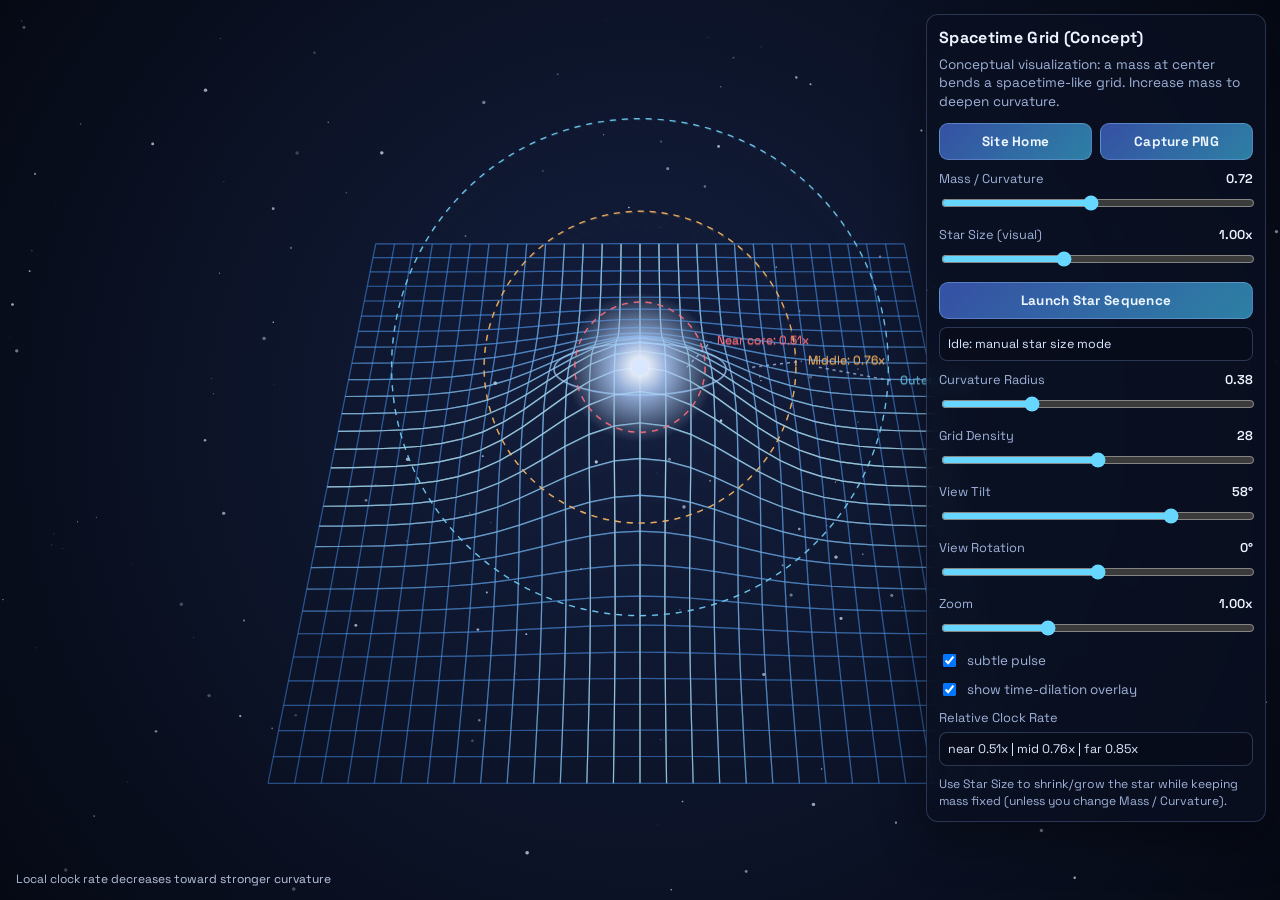
<file: visuals/spacetime_grid.html>
<!doctype html>
<html lang="en">
<head>
  <meta charset="utf-8" />
  <meta name="viewport" content="width=device-width, initial-scale=1" />
  <title>Spacetime Grid Concept</title>
  <style>
    @import url('https://fonts.googleapis.com/css2?family=Space+Grotesk:wght@400;500;700&display=swap');

    :root {
      --bg-a: #03050d;
      --bg-b: #0d1328;
      --panel: rgba(10, 16, 33, 0.78);
      --panel-border: rgba(163, 192, 255, 0.22);
      --text: #edf3ff;
      --muted: #9fb2d9;
      --accent: #67d7ff;
      --accent-2: #85a1ff;
    }

    * { box-sizing: border-box; }

    html, body {
      margin: 0;
      width: 100%;
      height: 100%;
      overflow: hidden;
      background:
        radial-gradient(120vw 90vh at 10% 0%, rgba(101, 142, 255, 0.12), transparent 58%),
        radial-gradient(90vw 80vh at 100% 100%, rgba(71, 223, 255, 0.08), transparent 54%),
        linear-gradient(160deg, var(--bg-a), var(--bg-b));
      color: var(--text);
      font-family: 'Space Grotesk', sans-serif;
    }

    #scene {
      width: 100vw;
      height: 100vh;
      display: block;
    }

    .panel {
      position: fixed;
      right: 14px;
      top: 14px;
      width: min(340px, calc(100vw - 28px));
      max-height: calc(100vh - 28px);
      overflow: auto;
      border-radius: 12px;
      padding: 12px;
      background: var(--panel);
      border: 1px solid var(--panel-border);
      backdrop-filter: blur(8px);
      box-shadow: 0 16px 48px rgba(0, 0, 0, 0.4);
    }

    h1 {
      margin: 0;
      font-size: 1rem;
      letter-spacing: 0.02em;
      font-weight: 700;
    }

    p {
      margin: 8px 0 12px;
      color: var(--muted);
      font-size: 0.85rem;
      line-height: 1.35;
    }

    .row {
      margin-bottom: 10px;
    }

    .row:last-child {
      margin-bottom: 0;
    }

    .label {
      display: flex;
      justify-content: space-between;
      align-items: center;
      color: var(--muted);
      font-size: 0.8rem;
      margin-bottom: 6px;
    }

    .value {
      color: var(--text);
      font-weight: 600;
    }

    input[type='range'] {
      width: 100%;
      accent-color: var(--accent);
    }

    .toggle {
      display: inline-flex;
      align-items: center;
      gap: 8px;
      font-size: 0.84rem;
      color: var(--muted);
      user-select: none;
    }

    .readout {
      border: 1px solid rgba(153, 189, 255, 0.25);
      background: rgba(8, 12, 25, 0.65);
      border-radius: 8px;
      padding: 8px;
      color: #dbe8ff;
      font-size: 0.78rem;
      line-height: 1.3;
    }

    .action-btn {
      width: 100%;
      border: 1px solid rgba(160, 197, 255, 0.35);
      background: linear-gradient(135deg, rgba(72, 106, 215, 0.72), rgba(71, 204, 255, 0.6));
      color: #edf5ff;
      font-family: 'Space Grotesk', sans-serif;
      font-size: 0.84rem;
      font-weight: 700;
      letter-spacing: 0.02em;
      padding: 9px 10px;
      border-radius: 9px;
      cursor: pointer;
    }

    .action-btn:hover {
      filter: brightness(1.08);
    }

    .action-row {
      display: grid;
      grid-template-columns: 1fr 1fr;
      gap: 8px;
      margin-bottom: 10px;
    }

    .action-link {
      display: inline-flex;
      align-items: center;
      justify-content: center;
      text-decoration: none;
    }

    @media (max-width: 700px) {
      .panel {
        top: auto;
        bottom: 12px;
      }
    }
  </style>
</head>
<body>
  <canvas id="scene"></canvas>

  <aside class="panel">
    <h1>Spacetime Grid (Concept)</h1>
    <p>Conceptual visualization: a mass at center bends a spacetime-like grid. Increase mass to deepen curvature.</p>

    <div class="action-row">
      <a class="action-btn action-link" href="../index.html">Site Home</a>
      <button id="captureImage" class="action-btn" type="button">Capture PNG</button>
    </div>

    <div class="row">
      <div class="label">Mass / Curvature <span class="value" id="depthVal">0.72</span></div>
      <input id="depth" type="range" min="0.1" max="1.4" step="0.01" value="0.72" />
    </div>

    <div class="row">
      <div class="label">Star Size (visual) <span class="value" id="starSizeVal">1.00x</span></div>
      <input id="starSize" type="range" min="0.25" max="2.2" step="0.01" value="1" />
    </div>

    <div class="row">
      <button id="launchSequence" class="action-btn" type="button">Launch Star Sequence</button>
      <div id="sequenceStatus" class="readout" style="margin-top: 8px;">Idle: manual star size mode</div>
    </div>

    <div class="row">
      <div class="label">Curvature Radius <span class="value" id="sigmaVal">0.38</span></div>
      <input id="sigma" type="range" min="0.18" max="0.9" step="0.01" value="0.38" />
    </div>

    <div class="row">
      <div class="label">Grid Density <span class="value" id="densityVal">28</span></div>
      <input id="density" type="range" min="14" max="42" step="1" value="28" />
    </div>

    <div class="row">
      <div class="label">View Tilt <span class="value" id="tiltVal">58°</span></div>
      <input id="tilt" type="range" min="0" max="78" step="1" value="58" />
    </div>

    <div class="row">
      <div class="label">View Rotation <span class="value" id="yawVal">0°</span></div>
      <input id="yaw" type="range" min="-45" max="45" step="1" value="0" />
    </div>

    <div class="row">
      <div class="label">Zoom <span class="value" id="zoomVal">1.00x</span></div>
      <input id="zoom" type="range" min="0.65" max="1.7" step="0.01" value="1" />
    </div>

    <label class="toggle">
      <input id="pulse" type="checkbox" checked />
      subtle pulse
    </label>

    <div style="height: 8px;"></div>

    <label class="toggle">
      <input id="dilation" type="checkbox" checked />
      show time-dilation overlay
    </label>

    <div class="row" style="margin-top: 8px;">
      <div class="label">Relative Clock Rate</div>
      <div id="clockRates" class="readout">near 0.00x | mid 0.00x | far 0.00x</div>
    </div>
    <p style="margin: 8px 0 0; font-size: 0.76rem;">Use Star Size to shrink/grow the star while keeping mass fixed (unless you change Mass / Curvature).</p>
  </aside>

  <script>
    const canvas = document.getElementById('scene');
    const ctx = canvas.getContext('2d');

    const depthInput = document.getElementById('depth');
    const starSizeInput = document.getElementById('starSize');
    const launchSequenceBtn = document.getElementById('launchSequence');
    const captureImageBtn = document.getElementById('captureImage');
    const sigmaInput = document.getElementById('sigma');
    const densityInput = document.getElementById('density');
    const tiltInput = document.getElementById('tilt');
    const yawInput = document.getElementById('yaw');
    const zoomInput = document.getElementById('zoom');
    const pulseInput = document.getElementById('pulse');
    const dilationInput = document.getElementById('dilation');

    const depthVal = document.getElementById('depthVal');
    const starSizeVal = document.getElementById('starSizeVal');
    const sigmaVal = document.getElementById('sigmaVal');
    const densityVal = document.getElementById('densityVal');
    const tiltVal = document.getElementById('tiltVal');
    const yawVal = document.getElementById('yawVal');
    const zoomVal = document.getElementById('zoomVal');
    const clockRatesEl = document.getElementById('clockRates');
    const sequenceStatusEl = document.getElementById('sequenceStatus');

    const baseStarColor = [180, 210, 255];
    const sequenceStages = [
      { name: 'Blue Giant', size: 2.0, color: [162, 202, 255], duration: 2.5 },
      { name: 'Yellow Supergiant', size: 1.62, color: [255, 232, 168], duration: 2.2 },
      { name: 'Orange Giant', size: 1.28, color: [255, 175, 106], duration: 2.0 },
      { name: 'Red Giant', size: 0.94, color: [255, 104, 92], duration: 2.0 },
      { name: 'White Dwarf', size: 0.5, color: [238, 246, 255], duration: 2.4 },
      { name: 'Compact Remnant', size: 0.28, color: [176, 130, 255], duration: 2.6 }
    ];
    const sequenceDuration = sequenceStages.reduce((sum, stage) => sum + stage.duration, 0);

    const state = {
      depth: Number(depthInput.value),
      starSize: Number(starSizeInput.value),
      starColor: baseStarColor.slice(),
      sigma: Number(sigmaInput.value),
      density: Number(densityInput.value),
      tiltDeg: Number(tiltInput.value),
      yawDeg: Number(yawInput.value),
      zoom: Number(zoomInput.value),
      pulse: pulseInput.checked,
      showDilation: dilationInput.checked,
      sequenceActive: false,
      sequenceTime: 0,
      t: 0
    };

    let width = 0;
    let height = 0;
    let dpr = 1;
    let last = performance.now();

    const stars = Array.from({ length: 180 }, () => ({
      x: Math.random(),
      y: Math.random(),
      r: Math.random() * 1.6 + 0.2,
      tw: Math.random() * Math.PI * 2
    }));

    function resize() {
      dpr = Math.min(window.devicePixelRatio || 1, 2);
      width = Math.floor(window.innerWidth);
      height = Math.floor(window.innerHeight);
      canvas.width = Math.floor(width * dpr);
      canvas.height = Math.floor(height * dpr);
      canvas.style.width = width + 'px';
      canvas.style.height = height + 'px';
      ctx.setTransform(dpr, 0, 0, dpr, 0, 0);
    }

    function warpY(x, z, t) {
      const r2 = x * x + z * z;
      const depth = effectiveDepth(t);
      return -depth * Math.exp(-r2 / (2 * state.sigma * state.sigma));
    }

    function effectiveDepth(t) {
      const pulse = state.pulse ? (0.9 + 0.1 * Math.sin(t * 1.6)) : 1;
      return state.depth * pulse;
    }

    function lerp(a, b, t) {
      return a + (b - a) * t;
    }

    function mixColor(c0, c1, t) {
      return [
        Math.round(lerp(c0[0], c1[0], t)),
        Math.round(lerp(c0[1], c1[1], t)),
        Math.round(lerp(c0[2], c1[2], t))
      ];
    }

    function rgba(color, alpha) {
      return `rgba(${color[0]}, ${color[1]}, ${color[2]}, ${alpha})`;
    }

    function sequenceAt(timeSec) {
      let acc = 0;
      for (let i = 0; i < sequenceStages.length; i += 1) {
        const stage = sequenceStages[i];
        const next = sequenceStages[Math.min(i + 1, sequenceStages.length - 1)];
        const end = acc + stage.duration;
        if (timeSec <= end || i === sequenceStages.length - 1) {
          const local = stage.duration > 0 ? Math.max(0, Math.min(1, (timeSec - acc) / stage.duration)) : 1;
          return {
            name: stage.name,
            size: lerp(stage.size, next.size, local),
            color: mixColor(stage.color, next.color, local),
            finished: timeSec >= sequenceDuration
          };
        }
        acc = end;
      }
      const lastStage = sequenceStages[sequenceStages.length - 1];
      return { name: lastStage.name, size: lastStage.size, color: lastStage.color, finished: true };
    }

    function startStarSequence() {
      state.sequenceActive = true;
      state.sequenceTime = 0;
      launchSequenceBtn.textContent = 'Restart Sequence';
      sequenceStatusEl.textContent = 'Running: Blue Giant';
    }

    function timeRateAtRadius(r, t) {
      const depth = effectiveDepth(t);
      const rs = 0.08 + 0.58 * Math.min(1.6, depth) / 1.6;
      const radius = 0.22 + r;
      const raw = 1 - rs / radius;
      return Math.sqrt(Math.max(0.06, raw));
    }

    function project(x, y, z) {
      const yaw = state.yawDeg * Math.PI / 180;
      const tilt = state.tiltDeg * Math.PI / 180;
      const cosY = Math.cos(yaw);
      const sinY = Math.sin(yaw);
      const cosT = Math.cos(tilt);
      const sinT = Math.sin(tilt);

      const xr = x * cosY - z * sinY;
      const zr0 = x * sinY + z * cosY;

      const yr = y * cosT - zr0 * sinT;
      const zr = y * sinT + zr0 * cosT;

      const cam = 2.2;
      const fov = 700;
      const denom = Math.max(50, fov + (zr + cam) * 340);
      const scale = (fov * state.zoom) / denom;

      const px = width * 0.5 + xr * 470 * scale;
      const py = height * 0.52 + yr * 470 * scale;
      return { x: px, y: py, scale, zr };
    }

    function drawBackground(t) {
      const bg = ctx.createRadialGradient(
        width * 0.5,
        height * 0.42,
        30,
        width * 0.5,
        height * 0.52,
        Math.max(width, height) * 0.75
      );
      bg.addColorStop(0, 'rgba(20,31,62,0.36)');
      bg.addColorStop(1, 'rgba(2,4,10,1)');
      ctx.fillStyle = bg;
      ctx.fillRect(0, 0, width, height);

      for (let i = 0; i < stars.length; i += 1) {
        const s = stars[i];
        const tw = 0.25 + 0.75 * (0.5 + 0.5 * Math.sin(t * 0.9 + s.tw));
        ctx.fillStyle = `rgba(214,232,255,${tw * 0.65})`;
        ctx.beginPath();
        ctx.arc(s.x * width, s.y * height, s.r, 0, Math.PI * 2);
        ctx.fill();
      }
    }

    function lineColor(depthFactor) {
      const c = Math.max(0, Math.min(1, depthFactor));
      const r = Math.round(75 + 90 * c);
      const g = Math.round(156 + 60 * c);
      const b = Math.round(255 - 18 * c);
      return `rgba(${r},${g},${b},${0.35 + 0.48 * c})`;
    }

    function drawGrid(t) {
      const extent = 1.36;
      const steps = state.density;
      const step = (2 * extent) / steps;

      ctx.lineWidth = 1.2;

      for (let i = 0; i <= steps; i += 1) {
        const x = -extent + i * step;
        ctx.beginPath();
        let started = false;
        for (let j = 0; j <= steps; j += 1) {
          const z = -extent + j * step;
          const y = warpY(x, z, t);
          const p = project(x, y, z);
          if (!started) {
            ctx.moveTo(p.x, p.y);
            started = true;
          } else {
            ctx.lineTo(p.x, p.y);
          }
        }
        const influence = Math.exp(-(x * x) / (2 * state.sigma * state.sigma));
        ctx.strokeStyle = lineColor(influence);
        ctx.stroke();
      }

      for (let j = 0; j <= steps; j += 1) {
        const z = -extent + j * step;
        ctx.beginPath();
        let started = false;
        for (let i = 0; i <= steps; i += 1) {
          const x = -extent + i * step;
          const y = warpY(x, z, t);
          const p = project(x, y, z);
          if (!started) {
            ctx.moveTo(p.x, p.y);
            started = true;
          } else {
            ctx.lineTo(p.x, p.y);
          }
        }
        const influence = Math.exp(-(z * z) / (2 * state.sigma * state.sigma));
        ctx.strokeStyle = lineColor(influence);
        ctx.stroke();
      }
    }

    function drawCenterMass(t) {
      const y = warpY(0, 0, t);
      const center = project(0, y, 0);
      const starScale = Math.max(0.2, state.starSize);
      const glowRadius = 86 * starScale;
      const coreRadius = 8.5 * starScale;
      const ringX = 86 * starScale;
      const ringY = 26 * starScale;
      const c = state.starColor;
      const glowColor = c;
      const edgeColor = [
        Math.max(0, Math.round(c[0] * 0.58)),
        Math.max(0, Math.round(c[1] * 0.58)),
        Math.max(0, Math.round(c[2] * 0.58))
      ];

      const glow = ctx.createRadialGradient(center.x, center.y, 3 * starScale, center.x, center.y, 75 * starScale);
      glow.addColorStop(0, 'rgba(255,255,255,0.96)');
      glow.addColorStop(0.35, rgba(glowColor, 0.56));
      glow.addColorStop(1, rgba(edgeColor, 0));
      ctx.fillStyle = glow;
      ctx.beginPath();
      ctx.arc(center.x, center.y, glowRadius, 0, Math.PI * 2);
      ctx.fill();

      ctx.fillStyle = rgba(mixColor(c, [255, 255, 255], 0.45), 0.96);
      ctx.beginPath();
      ctx.arc(center.x, center.y, coreRadius, 0, Math.PI * 2);
      ctx.fill();

      ctx.strokeStyle = rgba(mixColor(c, [150, 210, 255], 0.42), 0.55);
      ctx.lineWidth = 1.4;
      ctx.beginPath();
      ctx.ellipse(center.x, center.y + 2, ringX, ringY, 0, 0, Math.PI * 2);
      ctx.stroke();
    }

    function drawTimeDilationOverlay(t) {
      if (!state.showDilation) {
        return;
      }

      const center = project(0, warpY(0, 0, t), 0);
      const zones = [
        { r: 0.24, label: 'Near core', color: 'rgba(255, 112, 126, 0.85)' },
        { r: 0.58, label: 'Middle', color: 'rgba(255, 186, 98, 0.82)' },
        { r: 1.0, label: 'Outer', color: 'rgba(117, 215, 255, 0.82)' }
      ];

      ctx.save();
      ctx.setLineDash([6, 6]);
      ctx.lineWidth = 1.2;
      ctx.font = '12px Space Grotesk';
      ctx.textBaseline = 'middle';

      for (let i = 0; i < zones.length; i += 1) {
        const zone = zones[i];
        const edge = project(zone.r, warpY(zone.r, 0, t), 0);
        const sr = Math.max(16, Math.hypot(edge.x - center.x, edge.y - center.y));
        const rate = timeRateAtRadius(zone.r, t);

        ctx.strokeStyle = zone.color;
        ctx.beginPath();
        ctx.arc(center.x, center.y, sr, 0, Math.PI * 2);
        ctx.stroke();

        const lx = center.x + sr + 12;
        const ly = center.y - 26 + i * 20;
        ctx.strokeStyle = 'rgba(186, 209, 255, 0.55)';
        ctx.setLineDash([3, 4]);
        ctx.beginPath();
        ctx.moveTo(center.x + sr * 0.72, center.y);
        ctx.lineTo(lx - 6, ly);
        ctx.stroke();
        ctx.setLineDash([6, 6]);

        ctx.fillStyle = zone.color;
        ctx.fillText(`${zone.label}: ${rate.toFixed(2)}x`, lx, ly);
      }

      ctx.setLineDash([]);
      ctx.fillStyle = 'rgba(214, 226, 255, 0.78)';
      ctx.fillText('Local clock rate decreases toward stronger curvature', 16, height - 20);
      ctx.restore();
    }

    function updateClockReadout(t) {
      const near = timeRateAtRadius(0.24, t);
      const mid = timeRateAtRadius(0.58, t);
      const far = timeRateAtRadius(1.0, t);
      clockRatesEl.textContent = `near ${near.toFixed(2)}x | mid ${mid.toFixed(2)}x | far ${far.toFixed(2)}x`;
    }

    function updateUI() {
      depthVal.textContent = state.depth.toFixed(2);
      starSizeVal.textContent = `${state.starSize.toFixed(2)}x`;
      sigmaVal.textContent = state.sigma.toFixed(2);
      densityVal.textContent = String(state.density);
      tiltVal.textContent = `${Math.round(state.tiltDeg)}°`;
      yawVal.textContent = `${Math.round(state.yawDeg)}°`;
      zoomVal.textContent = `${state.zoom.toFixed(2)}x`;
    }

    function tick(now) {
      const dt = Math.min(0.04, (now - last) / 1000);
      last = now;
      state.t += dt;

      if (state.sequenceActive) {
        state.sequenceTime += dt;
        const seq = sequenceAt(state.sequenceTime);
        state.starSize = seq.size;
        state.starColor = seq.color;
        starSizeInput.value = seq.size.toFixed(2);
        sequenceStatusEl.textContent = `Running: ${seq.name} | size ${seq.size.toFixed(2)}x`;

        if (seq.finished) {
          state.sequenceActive = false;
          sequenceStatusEl.textContent = `Complete: ${seq.name} | size ${seq.size.toFixed(2)}x`;
        }
      }

      drawBackground(state.t);
      drawGrid(state.t);
      drawCenterMass(state.t);
      drawTimeDilationOverlay(state.t);
      updateClockReadout(state.t);
      updateUI();
      requestAnimationFrame(tick);
    }

    depthInput.addEventListener('input', () => {
      state.depth = Number(depthInput.value);
      updateUI();
    });

    starSizeInput.addEventListener('input', () => {
      state.starSize = Number(starSizeInput.value);
      state.starColor = baseStarColor.slice();
      if (state.sequenceActive) {
        state.sequenceActive = false;
        sequenceStatusEl.textContent = 'Sequence stopped: manual star size mode';
      } else {
        sequenceStatusEl.textContent = 'Idle: manual star size mode';
      }
      updateUI();
    });

    launchSequenceBtn.addEventListener('click', () => {
      startStarSequence();
      updateUI();
    });

    sigmaInput.addEventListener('input', () => {
      state.sigma = Number(sigmaInput.value);
      updateUI();
    });

    densityInput.addEventListener('input', () => {
      state.density = Number(densityInput.value);
      updateUI();
    });

    tiltInput.addEventListener('input', () => {
      state.tiltDeg = Number(tiltInput.value);
      updateUI();
    });

    yawInput.addEventListener('input', () => {
      state.yawDeg = Number(yawInput.value);
      updateUI();
    });

    zoomInput.addEventListener('input', () => {
      state.zoom = Number(zoomInput.value);
      updateUI();
    });

    pulseInput.addEventListener('change', () => {
      state.pulse = pulseInput.checked;
    });

    dilationInput.addEventListener('change', () => {
      state.showDilation = dilationInput.checked;
    });

    captureImageBtn.addEventListener('click', () => {
      const link = document.createElement('a');
      link.download = 'spacetime_grid.png';
      link.href = canvas.toDataURL('image/png');
      link.click();
    });

    window.addEventListener('resize', resize);

    resize();
    updateUI();
    requestAnimationFrame((t) => {
      last = t;
      tick(t);
    });
  </script>
</body>
</html>
</file>
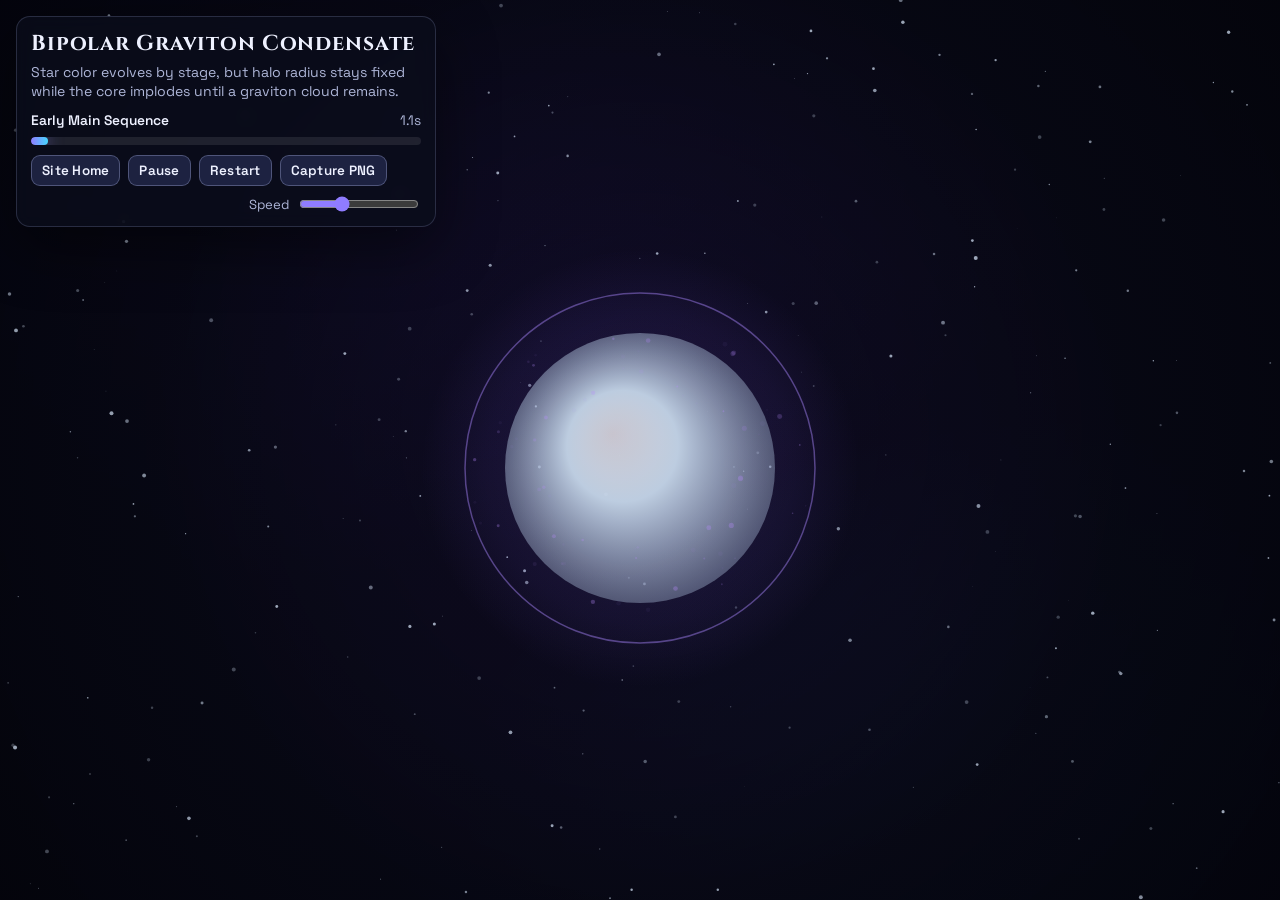
<file: visuals/theory_illustration.html>
<!doctype html>
<html lang="en">
<head>
  <meta charset="utf-8" />
  <meta name="viewport" content="width=device-width, initial-scale=1" />
  <title>Bipolar Graviton Condensate Illustration</title>
  <style>
    @import url('https://fonts.googleapis.com/css2?family=Cinzel:wght@500;700&family=Space+Grotesk:wght@400;500;700&display=swap');

    :root {
      --bg-0: #030309;
      --bg-1: #0a0718;
      --panel: rgba(11, 13, 27, 0.78);
      --panel-border: rgba(180, 201, 255, 0.18);
      --text-main: #eef1ff;
      --text-dim: #aeb6d8;
      --accent: #8f7cff;
      --accent-2: #46d7ff;
    }

    * {
      box-sizing: border-box;
    }

    html,
    body {
      margin: 0;
      width: 100%;
      height: 100%;
      overflow: hidden;
      background:
        radial-gradient(120vw 90vh at 20% 15%, rgba(102, 53, 255, 0.14), transparent 55%),
        radial-gradient(90vw 80vh at 85% 90%, rgba(41, 182, 255, 0.09), transparent 55%),
        linear-gradient(160deg, var(--bg-0), var(--bg-1));
      color: var(--text-main);
      font-family: 'Space Grotesk', sans-serif;
    }

    #scene {
      width: 100vw;
      height: 100vh;
      display: block;
    }

    .hud {
      position: fixed;
      left: 16px;
      top: 16px;
      width: min(420px, calc(100vw - 32px));
      background: var(--panel);
      border: 1px solid var(--panel-border);
      backdrop-filter: blur(8px);
      border-radius: 14px;
      padding: 14px 14px 12px;
      box-shadow: 0 20px 60px rgba(0, 0, 0, 0.45);
    }

    .title {
      margin: 0;
      font-family: 'Cinzel', serif;
      font-size: clamp(1rem, 1.2vw + 0.7rem, 1.35rem);
      line-height: 1.2;
      letter-spacing: 0.04em;
    }

    .subtitle {
      margin: 6px 0 10px;
      color: var(--text-dim);
      font-size: 0.88rem;
      line-height: 1.35;
    }

    .stage-wrap {
      margin: 8px 0 10px;
    }

    .stage-label {
      display: flex;
      justify-content: space-between;
      align-items: baseline;
      gap: 10px;
      margin-bottom: 8px;
      font-size: 0.86rem;
      color: var(--text-dim);
    }

    .stage-name {
      color: var(--text-main);
      font-weight: 600;
    }

    .meter {
      width: 100%;
      height: 8px;
      border-radius: 999px;
      background: rgba(255, 255, 255, 0.09);
      overflow: hidden;
      position: relative;
    }

    .meter > span {
      display: block;
      width: 0;
      height: 100%;
      border-radius: inherit;
      background: linear-gradient(90deg, var(--accent), var(--accent-2));
      box-shadow: 0 0 16px rgba(143, 124, 255, 0.65);
      transition: width 0.12s linear;
    }

    .controls {
      display: flex;
      flex-wrap: wrap;
      gap: 8px;
      align-items: center;
      margin-top: 10px;
    }

    button,
    .button-link {
      border: 1px solid rgba(191, 206, 255, 0.3);
      background: rgba(36, 41, 78, 0.78);
      color: var(--text-main);
      padding: 8px 10px;
      border-radius: 9px;
      cursor: pointer;
      font: 600 0.84rem/1 'Space Grotesk', sans-serif;
      letter-spacing: 0.02em;
    }

    .button-link {
      display: inline-flex;
      align-items: center;
      justify-content: center;
      text-decoration: none;
    }

    button:hover,
    .button-link:hover {
      background: rgba(61, 67, 118, 0.86);
    }

    .speed {
      display: inline-flex;
      align-items: center;
      gap: 8px;
      margin-left: auto;
      color: var(--text-dim);
      font-size: 0.82rem;
    }

    input[type='range'] {
      width: 120px;
      accent-color: #8f7cff;
    }

    @media (max-width: 680px) {
      .hud {
        top: auto;
        bottom: 12px;
      }

      .speed {
        margin-left: 0;
        width: 100%;
      }
    }
  </style>
</head>
<body>
  <canvas id="scene"></canvas>

  <aside class="hud">
    <h1 class="title">Bipolar Graviton Condensate</h1>
    <p class="subtitle">Star color evolves by stage, but halo radius stays fixed while the core implodes until a graviton cloud remains.</p>

    <div class="stage-wrap">
      <div class="stage-label">
        <span class="stage-name" id="stageName">Stage</span>
        <span id="stageClock">00.0s</span>
      </div>
      <div class="meter"><span id="progress"></span></div>
    </div>

    <div class="controls">
      <a class="button-link" href="../index.html">Site Home</a>
      <button id="playPause" type="button">Pause</button>
      <button id="restart" type="button">Restart</button>
      <button id="captureImage" type="button">Capture PNG</button>
      <label class="speed" for="speedSlider">
        Speed
        <input id="speedSlider" type="range" min="0.5" max="2" step="0.1" value="1" />
      </label>
    </div>
  </aside>

  <script>
    const canvas = document.getElementById('scene');
    const ctx = canvas.getContext('2d');

    const stageNameEl = document.getElementById('stageName');
    const stageClockEl = document.getElementById('stageClock');
    const progressEl = document.getElementById('progress');
    const playPauseBtn = document.getElementById('playPause');
    const restartBtn = document.getElementById('restart');
    const captureImageBtn = document.getElementById('captureImage');
    const speedSlider = document.getElementById('speedSlider');

    const stages = [
      { name: 'Early Main Sequence', color: [178, 206, 255], radius: 140, duration: 4.2 },
      { name: 'Yellow Dwarf Phase', color: [255, 236, 166], radius: 120, duration: 3.6 },
      { name: 'Orange Expansion', color: [255, 173, 95], radius: 92, duration: 3.2 },
      { name: 'Red Giant Exhaustion', color: [255, 97, 86], radius: 62, duration: 3.0 },
      { name: 'Implosion Window', color: [160, 98, 255], radius: 28, duration: 4.8 },
      { name: 'Graviton Cloud Remainder', color: [144, 97, 255], radius: 0, duration: 5.2 }
    ];

    const totalDuration = stages.reduce((sum, s) => sum + s.duration, 0);
    const haloRadius = 175;

    let width = 0;
    let height = 0;
    let dpr = 1;
    let currentTime = 0;
    let lastFrame = performance.now();
    let playing = true;
    let speed = 1;

    const stars = [];
    for (let i = 0; i < 250; i += 1) {
      stars.push({
        x: Math.random(),
        y: Math.random(),
        size: Math.random() * 1.8 + 0.2,
        twinkle: Math.random() * Math.PI * 2,
        drift: (Math.random() - 0.5) * 0.00003
      });
    }

    function resize() {
      dpr = Math.min(window.devicePixelRatio || 1, 2);
      width = Math.floor(window.innerWidth);
      height = Math.floor(window.innerHeight);
      canvas.width = Math.floor(width * dpr);
      canvas.height = Math.floor(height * dpr);
      canvas.style.width = width + 'px';
      canvas.style.height = height + 'px';
      ctx.setTransform(dpr, 0, 0, dpr, 0, 0);
    }

    function lerp(a, b, t) {
      return a + (b - a) * t;
    }

    function stageAt(timeSec) {
      let acc = 0;
      for (let i = 0; i < stages.length; i += 1) {
        const stage = stages[i];
        const next = acc + stage.duration;
        if (timeSec <= next || i === stages.length - 1) {
          const localT = Math.max(0, Math.min(1, (timeSec - acc) / stage.duration));
          const nextStage = stages[Math.min(i + 1, stages.length - 1)];
          return {
            idx: i,
            globalT: timeSec / totalDuration,
            localT,
            stage,
            nextStage,
            start: acc,
            end: next
          };
        }
        acc = next;
      }
      return null;
    }

    function colorMix(c0, c1, t) {
      return [
        Math.round(lerp(c0[0], c1[0], t)),
        Math.round(lerp(c0[1], c1[1], t)),
        Math.round(lerp(c0[2], c1[2], t))
      ];
    }

    function drawBackground(timeSec) {
      ctx.clearRect(0, 0, width, height);

      const bg = ctx.createRadialGradient(
        width * 0.5,
        height * 0.48,
        10,
        width * 0.5,
        height * 0.48,
        Math.max(width, height) * 0.75
      );
      bg.addColorStop(0, 'rgba(20, 16, 45, 0.45)');
      bg.addColorStop(0.5, 'rgba(7, 8, 19, 0.9)');
      bg.addColorStop(1, 'rgba(2, 2, 8, 1)');
      ctx.fillStyle = bg;
      ctx.fillRect(0, 0, width, height);

      for (let i = 0; i < stars.length; i += 1) {
        const s = stars[i];
        s.x = (s.x + s.drift + 1) % 1;
        const tw = 0.35 + 0.65 * (0.5 + 0.5 * Math.sin(timeSec * 0.9 + s.twinkle));
        ctx.fillStyle = `rgba(220,235,255,${tw * 0.7})`;
        ctx.beginPath();
        ctx.arc(s.x * width, s.y * height, s.size, 0, Math.PI * 2);
        ctx.fill();
      }
    }

    function drawSystem(timeSec, model) {
      const cx = width * 0.5;
      const cy = height * 0.52;

      const color = colorMix(model.stage.color, model.nextStage.color, model.localT);
      const coreRadius = lerp(model.stage.radius, model.nextStage.radius, model.localT);
      const collapseLevel = Math.max(0, Math.min(1, (currentTime - (totalDuration - 6.4)) / 6.4));

      const haloGlow = ctx.createRadialGradient(cx, cy, haloRadius * 0.2, cx, cy, haloRadius * 1.25);
      haloGlow.addColorStop(0, `rgba(152,115,255,${0.16 + collapseLevel * 0.12})`);
      haloGlow.addColorStop(0.65, 'rgba(132,98,255,0.08)');
      haloGlow.addColorStop(1, 'rgba(132,98,255,0)');
      ctx.fillStyle = haloGlow;
      ctx.beginPath();
      ctx.arc(cx, cy, haloRadius * 1.35, 0, Math.PI * 2);
      ctx.fill();

      ctx.strokeStyle = `rgba(170, 136, 255, ${0.45 - collapseLevel * 0.18})`;
      ctx.lineWidth = 1.5;
      ctx.beginPath();
      ctx.arc(cx, cy, haloRadius, 0, Math.PI * 2);
      ctx.stroke();

      if (coreRadius > 1) {
        const core = ctx.createRadialGradient(cx - coreRadius * 0.2, cy - coreRadius * 0.25, 2, cx, cy, coreRadius * 1.15);
        core.addColorStop(0, `rgba(255,255,255,${0.75 - collapseLevel * 0.25})`);
        core.addColorStop(0.35, `rgba(${color[0]},${color[1]},${color[2]},0.95)`);
        core.addColorStop(1, `rgba(${Math.max(0, color[0] - 50)},${Math.max(0, color[1] - 50)},${Math.max(0, color[2] - 40)},0.35)`);
        ctx.fillStyle = core;
        ctx.beginPath();
        ctx.arc(cx, cy, coreRadius, 0, Math.PI * 2);
        ctx.fill();
      }

      const particleCount = 65;
      const spin = timeSec * 0.7;
      for (let i = 0; i < particleCount; i += 1) {
        const k = i / particleCount;
        const angle = k * Math.PI * 2 + spin + Math.sin(timeSec * 0.35 + i) * 0.22;
        const orbit = haloRadius * (0.55 + 0.44 * Math.sin(timeSec * 0.22 + i * 1.7) ** 2);
        const px = cx + Math.cos(angle) * orbit;
        const py = cy + Math.sin(angle) * orbit * 0.82;
        const alpha = 0.1 + 0.5 * collapseLevel + 0.22 * Math.sin(timeSec * 1.7 + i);
        const size = 0.8 + 1.8 * (0.5 + 0.5 * Math.sin(i * 3.1 + timeSec));
        ctx.fillStyle = `rgba(185, 140, 255, ${Math.max(0.05, Math.min(0.82, alpha))})`;
        ctx.beginPath();
        ctx.arc(px, py, size, 0, Math.PI * 2);
        ctx.fill();
      }
    }

    function updateHud(model) {
      stageNameEl.textContent = model.stage.name;
      stageClockEl.textContent = currentTime.toFixed(1) + 's';
      progressEl.style.width = (model.globalT * 100).toFixed(2) + '%';
    }

    function frame(now) {
      const delta = Math.min(0.05, (now - lastFrame) / 1000);
      lastFrame = now;

      if (playing) {
        currentTime += delta * speed;
        if (currentTime > totalDuration) {
          currentTime = 0;
        }
      }

      const model = stageAt(currentTime);
      drawBackground(currentTime);
      drawSystem(currentTime, model);
      updateHud(model);

      requestAnimationFrame(frame);
    }

    playPauseBtn.addEventListener('click', () => {
      playing = !playing;
      playPauseBtn.textContent = playing ? 'Pause' : 'Play';
    });

    restartBtn.addEventListener('click', () => {
      currentTime = 0;
      playPauseBtn.textContent = 'Pause';
      playing = true;
    });

    speedSlider.addEventListener('input', (event) => {
      speed = Number(event.target.value);
    });

    captureImageBtn.addEventListener('click', () => {
      const link = document.createElement('a');
      link.download = 'bipolar_graviton_collapse_timeline.png';
      link.href = canvas.toDataURL('image/png');
      link.click();
    });

    window.addEventListener('resize', resize);
    resize();
    requestAnimationFrame((t) => {
      lastFrame = t;
      frame(t);
    });
  </script>
</body>
</html>
</file>
<file: trees/graviton-paper-layout-tree/styles.css>
:root {
  --bg: #f5efe4;
  --panel: #fbf8f2;
  --ink: #2f2a25;
  --muted: #6a6257;
  --line: #c8beaf;
  --accent: #245b57;
  --danger: #8f2f2b;
  --decision: #e9efe5;
  --action: #f5eadc;
  --warning: #f4d9d3;
}

* {
  box-sizing: border-box;
}

body {
  margin: 0;
  font-family: "Trebuchet MS", "Gill Sans", sans-serif;
  color: var(--ink);
  background:
    radial-gradient(circle at 10% 10%, #ffffff99, transparent 40%),
    radial-gradient(circle at 85% 20%, #efe6d8, transparent 35%),
    var(--bg);
  min-height: 100vh;
}

.topbar {
  padding: 1rem 1.25rem 0.75rem;
  border-bottom: 1px solid var(--line);
}

.topbar h1 {
  margin: 0;
  font-size: 1.45rem;
}

.topbar p {
  margin: 0.35rem 0 0;
  color: var(--muted);
}

.layout {
  display: block;
  padding: 0.9rem;
}

.panel {
  background: var(--panel);
  border: 1px solid var(--line);
  border-radius: 12px;
  padding: 0.9rem;
  box-shadow: 0 8px 18px #0000000c;
}

.panel h2 {
  margin: 0 0 0.7rem;
  font-size: 1rem;
}

.small {
  color: var(--muted);
  margin: 0 0 0.6rem;
}

label {
  display: block;
  margin: 0.55rem 0 0.3rem;
  font-size: 0.9rem;
}

textarea,
select,
button {
  font: inherit;
}

textarea,
select {
  width: 100%;
  border: 1px solid var(--line);
  border-radius: 8px;
  padding: 0.55rem;
  background: #fff;
}

textarea {
  resize: vertical;
}

.button-grid {
  margin-top: 0.75rem;
  display: grid;
  grid-template-columns: 1fr 1fr;
  gap: 0.5rem;
}

button:not(.modal-backdrop),
.upload-label {
  border: 1px solid #a89f91;
  background: #fff;
  color: var(--ink);
  border-radius: 8px;
  padding: 0.45rem 0.6rem;
  cursor: pointer;
  transition: transform 0.08s ease, background 0.12s ease;
  text-align: center;
}

button:not(.modal-backdrop):hover,
.upload-label:hover {
  background: #f1eee8;
}

button:not(.modal-backdrop):active,
.upload-label:active {
  transform: translateY(1px);
}

button:not(.modal-backdrop):disabled {
  opacity: 0.45;
  cursor: not-allowed;
}

button.danger {
  border-color: #b68e8c;
  color: var(--danger);
}

button.ghost {
  border-style: dashed;
}

.canvas-wrap {
  min-width: 0;
}

.canvas-toolbar {
  display: flex;
  flex-wrap: wrap;
  gap: 0.45rem;
  margin-bottom: 0.45rem;
  align-items: center;
}

.mode-label {
  font-size: 0.85rem;
  color: var(--muted);
  margin: 0 0 0 0.15rem;
}

.mode-select {
  width: auto;
  min-width: 88px;
  padding: 0.4rem 0.45rem;
}

.zoom-label {
  font-size: 0.85rem;
  color: var(--muted);
  min-width: 52px;
  text-align: center;
}

#uploadJsonInput {
  display: none;
}

.status {
  min-height: 1.2rem;
  font-size: 0.87rem;
  color: var(--muted);
  margin-bottom: 0.45rem;
}

.canvas-container {
  position: relative;
  border: 1px solid var(--line);
  border-radius: 12px;
  background: #fff;
  height: calc(100vh - 190px);
  min-height: 430px;
  overflow: auto;
  box-shadow: inset 0 0 0 1px #ffffff;
  cursor: grab;
}

.canvas-container.is-panning {
  cursor: grabbing;
  user-select: none;
}

.canvas-container.is-panning * {
  cursor: grabbing !important;
}

#treeSvg {
  width: 100%;
  height: 100%;
  display: block;
}

.node-group,
.node-group * {
  cursor: pointer;
}

.zoom-dock {
  position: absolute;
  top: 0.7rem;
  right: 0.7rem;
  display: flex;
  flex-direction: column;
  gap: 0.45rem;
  z-index: 6;
}

.zoom-fab {
  width: 2.35rem;
  height: 2.35rem;
  border-radius: 999px;
  border: 1px solid #938978;
  background: #fffffff2;
  font-weight: 700;
  font-size: 1.05rem;
  box-shadow: 0 4px 12px #00000020;
  display: inline-flex;
  align-items: center;
  justify-content: center;
}

.zoom-fab-lens {
  width: auto;
  min-width: 2.35rem;
  padding: 0 0.55rem;
  gap: 0.35rem;
  font-size: 0.9rem;
}

.zoom-fab-text {
  font-size: 0.78rem;
  color: var(--muted);
  letter-spacing: 0.01em;
}

.lens-icon {
  position: relative;
  width: 0.7rem;
  height: 0.7rem;
  border: 2px solid #5b5448;
  border-radius: 999px;
  display: inline-block;
}

.lens-icon::after {
  content: "";
  position: absolute;
  width: 0.42rem;
  height: 0.14rem;
  background: #5b5448;
  border-radius: 2px;
  right: -0.28rem;
  bottom: -0.16rem;
  transform: rotate(38deg);
}

.help ul {
  margin: 0;
  padding-left: 1rem;
}

.help li {
  margin-bottom: 0.55rem;
}

.modal {
  position: fixed;
  inset: 0;
  z-index: 30;
  display: flex;
  align-items: center;
  justify-content: center;
  padding: 1rem;
}

.modal[hidden] {
  display: none;
}

.modal-backdrop {
  position: absolute;
  inset: 0;
  border: 0;
  padding: 0;
  margin: 0;
  background: #0000005f;
}

#editorModal {
  pointer-events: none;
}

#editorModal .editor-card {
  pointer-events: auto;
}

#editorModal .modal-backdrop {
  display: none;
}

.modal-card {
  position: relative;
  width: min(92vw, 620px);
  max-height: 88vh;
  overflow: auto;
}

.help-modal-card {
  width: min(92vw, 760px);
}

.dev-modal-card {
  width: min(92vw, 460px);
}

.modal-head {
  display: flex;
  align-items: center;
  justify-content: space-between;
  gap: 0.6rem;
  margin-bottom: 0.7rem;
}

.modal-head h2 {
  margin: 0;
}

.modal-actions {
  display: inline-flex;
  gap: 0.4rem;
}

.editor-drag-handle {
  cursor: move;
  user-select: none;
  touch-action: none;
}

.editor-drag-handle .modal-actions button {
  cursor: pointer;
}

#editorModal.editor-floating {
  align-items: flex-start;
  justify-content: flex-start;
}

#editorModal.editor-floating .editor-card {
  position: fixed;
  margin: 0;
}

#editorModal.modal-minimized {
  align-items: flex-end;
  justify-content: flex-end;
  pointer-events: none;
  padding: 0.8rem;
}

#editorModal.modal-minimized .modal-backdrop {
  display: none;
}

#editorModal.modal-minimized .editor-card {
  pointer-events: auto;
  width: min(92vw, 360px);
  max-height: none;
  overflow: hidden;
}

#editorModal.modal-minimized #editorBody {
  display: none;
}

#editorModal.modal-minimized .modal-head {
  margin-bottom: 0;
}

.mode-label-block {
  display: block;
  margin: 0.35rem 0;
}

.mode-select-block {
  width: 100%;
}

.node-rect {
  stroke: #72675a;
  stroke-width: 1.4;
  rx: 12;
  ry: 12;
}

.node-text {
  font-family: "Trebuchet MS", "Gill Sans", sans-serif;
  font-size: 14px;
  fill: #2d2d2d;
}

.node-group.selected .node-rect {
  stroke: var(--accent);
  stroke-width: 3;
}

.connector {
  stroke: #8e8375;
  stroke-width: 1.5;
  fill: none;
}

.inline-editor-wrap {
  width: 100%;
  height: 100%;
}

.inline-editor {
  width: 100%;
  height: 100%;
  resize: none;
  border: 1px solid #245b57;
  border-radius: 8px;
  padding: 0.35rem 0.45rem;
  font: inherit;
  background: #fffdf8;
  color: #2d2d2d;
}

.inline-editor:focus {
  outline: 2px solid #245b57;
  outline-offset: 0;
}

@media (max-width: 1100px) {
  .canvas-container {
    height: 58vh;
  }
}
</file>
